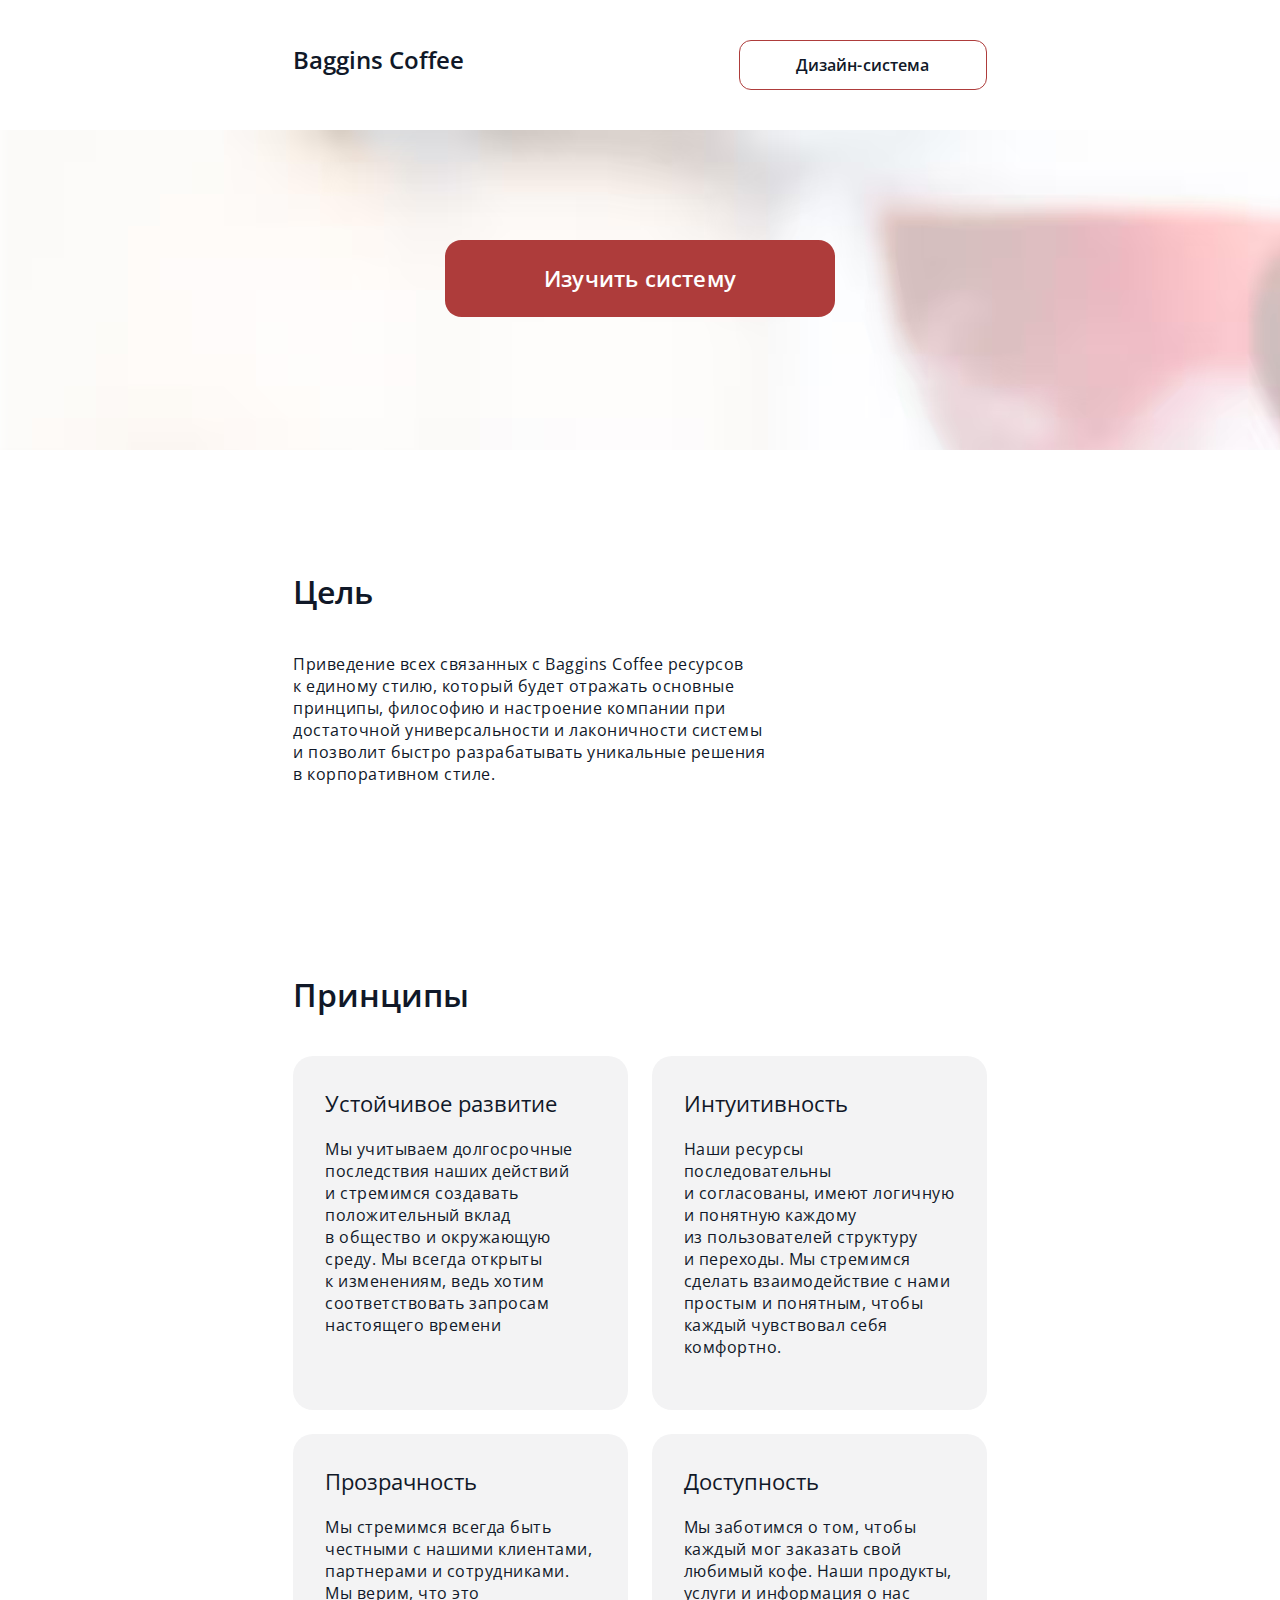
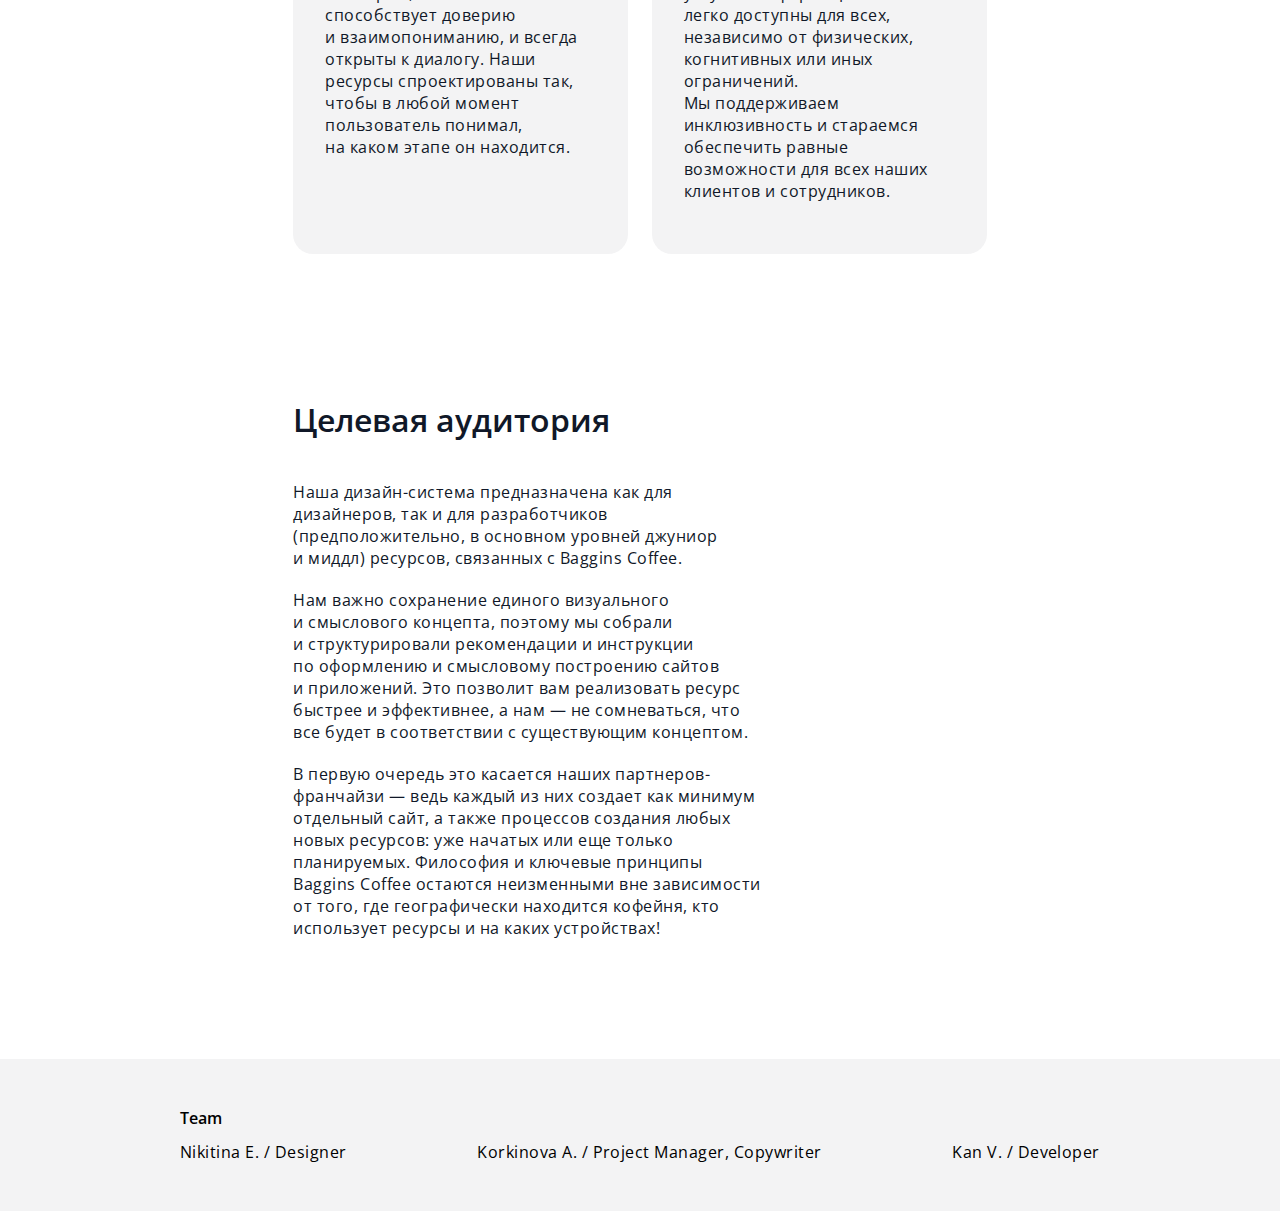
<file: index.html>
<!DOCTYPE html>
<html lang="ru">

<head>
    <meta charset="UTF-8">
    <meta name="author" content="Nikitina-Korkunova-Kan">
    <title>Дизайн-система Baggins coffee</title>
    <link rel="stylesheet" href="./styles.css">
</head>

<body>
    <main class="index">
        <header>
            <h3 style="margin-bottom: 0; padding: 0.5em 0;"> Baggins Coffee</h3>
            <a href="./html/colors.html" style="margin-bottom: 0; padding: 0.5em 0;">
                <button type = "button" class = "button_M button_outline">Дизайн-система</button>
            </a>
        </header>

        <div class="banner">
            <a href="./html/colors.html" class="title1">
                <button type = "button" class = "button_L button_fill">Изучить&nbsp;систему</button>
            </a>
        </div>

        <div class="chapter">
            <section class="text_container">
                <h1>Цель</h1>
                <p class="body1">Приведение всех связанных с&nbsp;Baggins Coffee ресурсов к&nbsp;единому стилю, который будет отражать основные принципы, философию и&nbsp;настроение компании при достаточной универсальности и&nbsp;лаконичности системы и&nbsp;позволит быстро разрабатывать уникальные решения в&nbsp;корпоративном стиле.</p>
            </section>
        </div>

        <div class="chapter">
            <section class="text_container" style="margin-bottom: 0;">
                <h1>Принципы</h1>
            </section>
            <div class="auto_wrapper_row">
                <div class="text_card">
                    <p class="title1">Устойчивое развитие</p>
                    <p class="body1">Мы&nbsp;учитываем долгосрочные последствия наших действий и&nbsp;стремимся создавать положительный вклад в&nbsp;общество и&nbsp;окружающую среду. Мы&nbsp;всегда открыты к&nbsp;изменениям, ведь хотим соответствовать запросам настоящего времени</p>
                </div>
                <div class="text_card">
                    <p class="title1">Интуитивность</p>
                    <p class="body1">Наши ресурсы последовательны и&nbsp;согласованы, имеют логичную и&nbsp;понятную каждому из&nbsp;пользователей структуру и&nbsp;переходы. Мы&nbsp;стремимся сделать взаимодействие с&nbsp;нами простым и&nbsp;понятным, чтобы каждый чувствовал себя комфортно.</p>
                </div>
            </div>
            <div class="auto_wrapper_row" style="margin-bottom: 0;">
                <div class="text_card">
                    <p class="title1">Прозрачность</p>
                    <p class="body1">Мы&nbsp;стремимся всегда быть честными с&nbsp;нашими клиентами, партнерами и&nbsp;сотрудниками. Мы&nbsp;верим, что это способствует доверию и&nbsp;взаимопониманию, и&nbsp;всегда открыты к&nbsp;диалогу. Наши ресурсы спроектированы так, чтобы в&nbsp;любой момент пользователь понимал, на&nbsp;каком этапе он&nbsp;находится.</p>
                </div>
                <div class="text_card">
                    <p class="title1">Доступность</p>
                    <p class="body1">Мы&nbsp;заботимся о&nbsp;том, чтобы каждый мог заказать свой любимый кофе. Наши продукты, услуги и&nbsp;информация о&nbsp;нас легко доступны для всех, независимо от&nbsp;физических, когнитивных или иных ограничений. Мы&nbsp;поддерживаем инклюзивность и&nbsp;стараемся обеспечить равные возможности для всех наших клиентов и&nbsp;сотрудников.</p>
                </div>
            </div>
        </div>

        <div class="chapter">
            <section class="text_container" style="margin-bottom: 0;">
                <h1>Целевая аудитория</h1>
                <p class="body1">Наша дизайн-система предназначена как для дизайнеров, так и&nbsp;для разработчиков (предположительно, в&nbsp;основном уровней джуниор и&nbsp;миддл) ресурсов, связанных с&nbsp;Baggins Coffee.</p>
                <p class="body1">Нам важно сохранение единого визуального и&nbsp;смыслового концепта, поэтому мы&nbsp;собрали и&nbsp;структурировали рекомендации и&nbsp;инструкции по&nbsp;оформлению и&nbsp;смысловому построению сайтов и&nbsp;приложений. Это позволит вам реализовать ресурс быстрее и&nbsp;эффективнее, а&nbsp;нам&nbsp;&mdash; не&nbsp;сомневаться, что все будет в&nbsp;соответствии с&nbsp;существующим концептом.</p>
                <p class="body1" style="margin-bottom: 0;">В&nbsp;первую очередь это касается наших партнеров-франчайзи&nbsp;&mdash; ведь каждый из&nbsp;них создает как минимум отдельный сайт, а&nbsp;также процессов создания любых новых ресурсов: уже начатых или еще только планируемых. Философия и&nbsp;ключевые принципы Baggins Coffee остаются неизменными вне зависимости от&nbsp;того, где географически находится кофейня, кто использует ресурсы и&nbsp;на&nbsp;каких устройствах!</p>
            </section>
        </div>
    </main>
    <footer>
        <div>
            <p class="title2" style="margin-bottom: 0.75em;">Team</p>
            <div class="footer_sign">
                <p class="body1" style="margin-bottom: 0;">Nikitina E. / Designer</p>
                <p class="body1" style="margin-bottom: 0;">Korkinova A. / Project Manager, Copywriter</p>
                <p class="body1" style="margin-bottom: 0;">Kan V. / Developer</p>
            </div>
        </div>

    </footer>
</body>
</html>
</file>
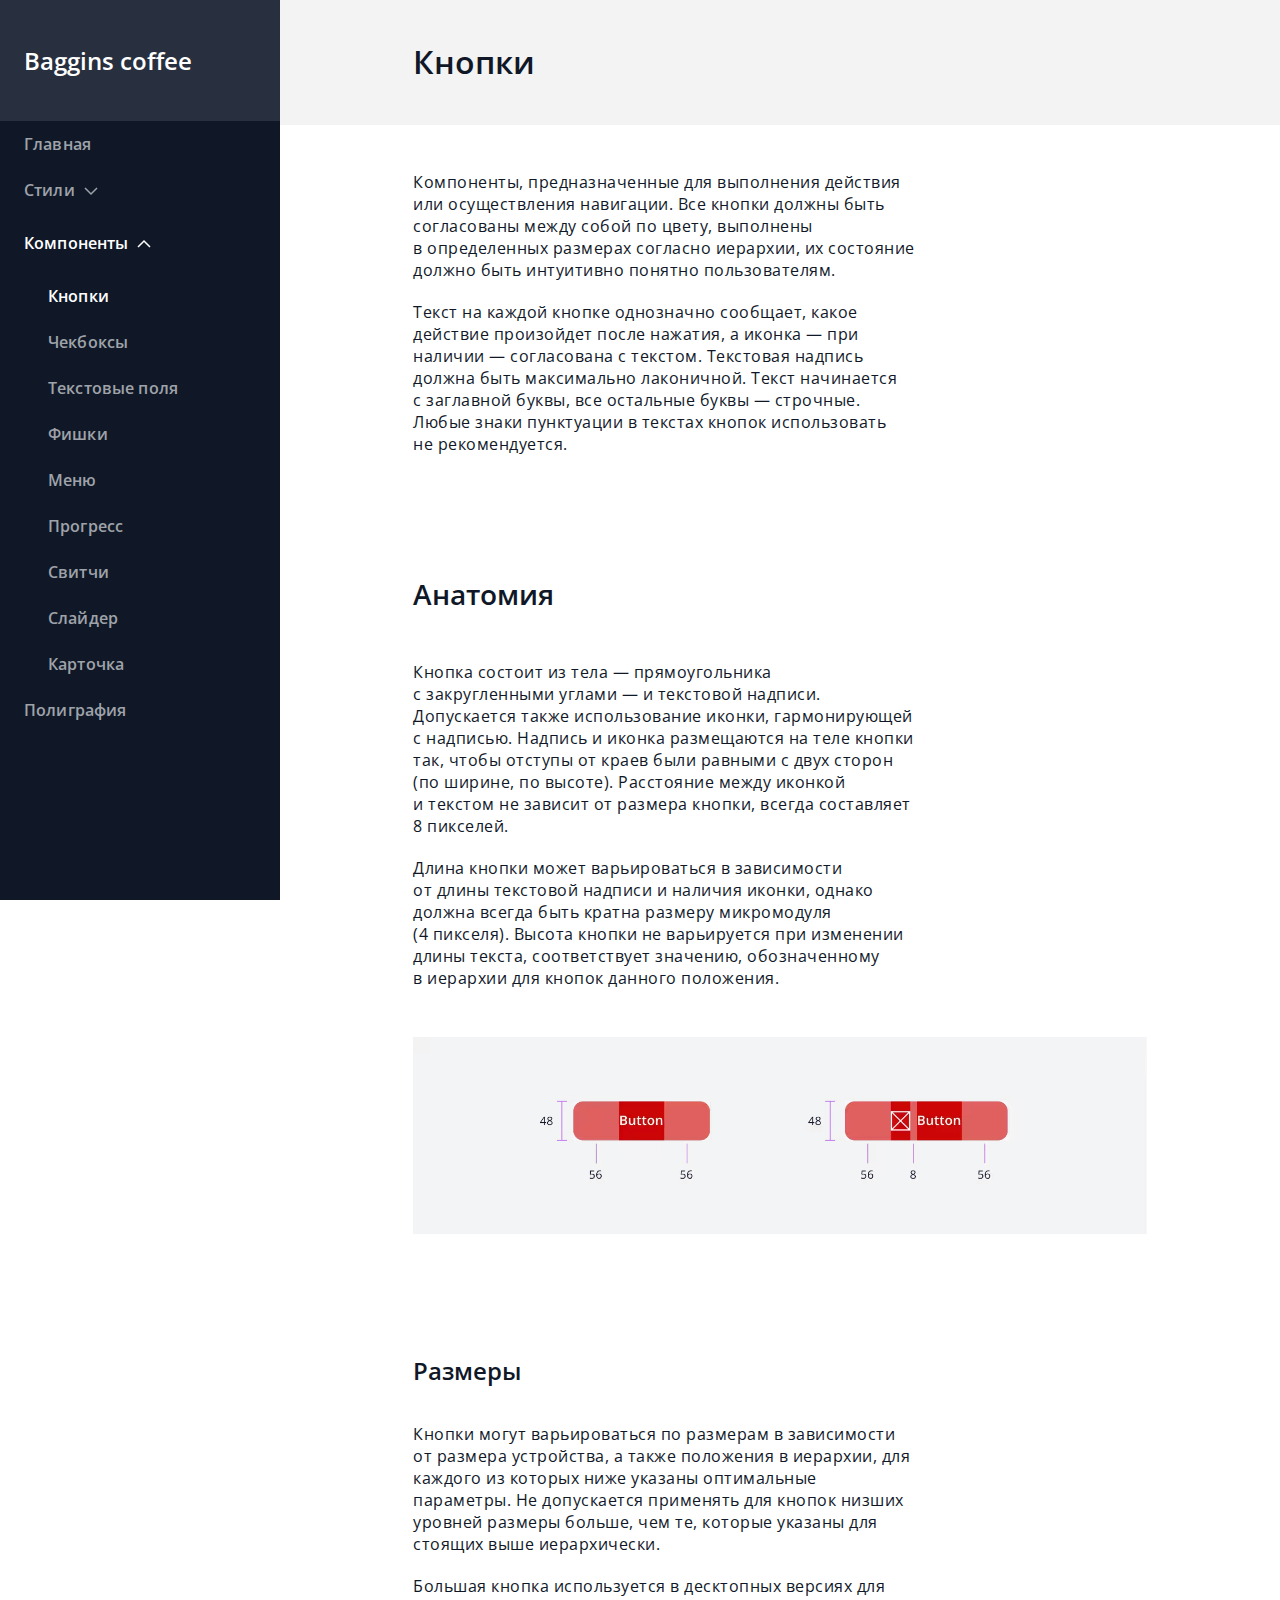
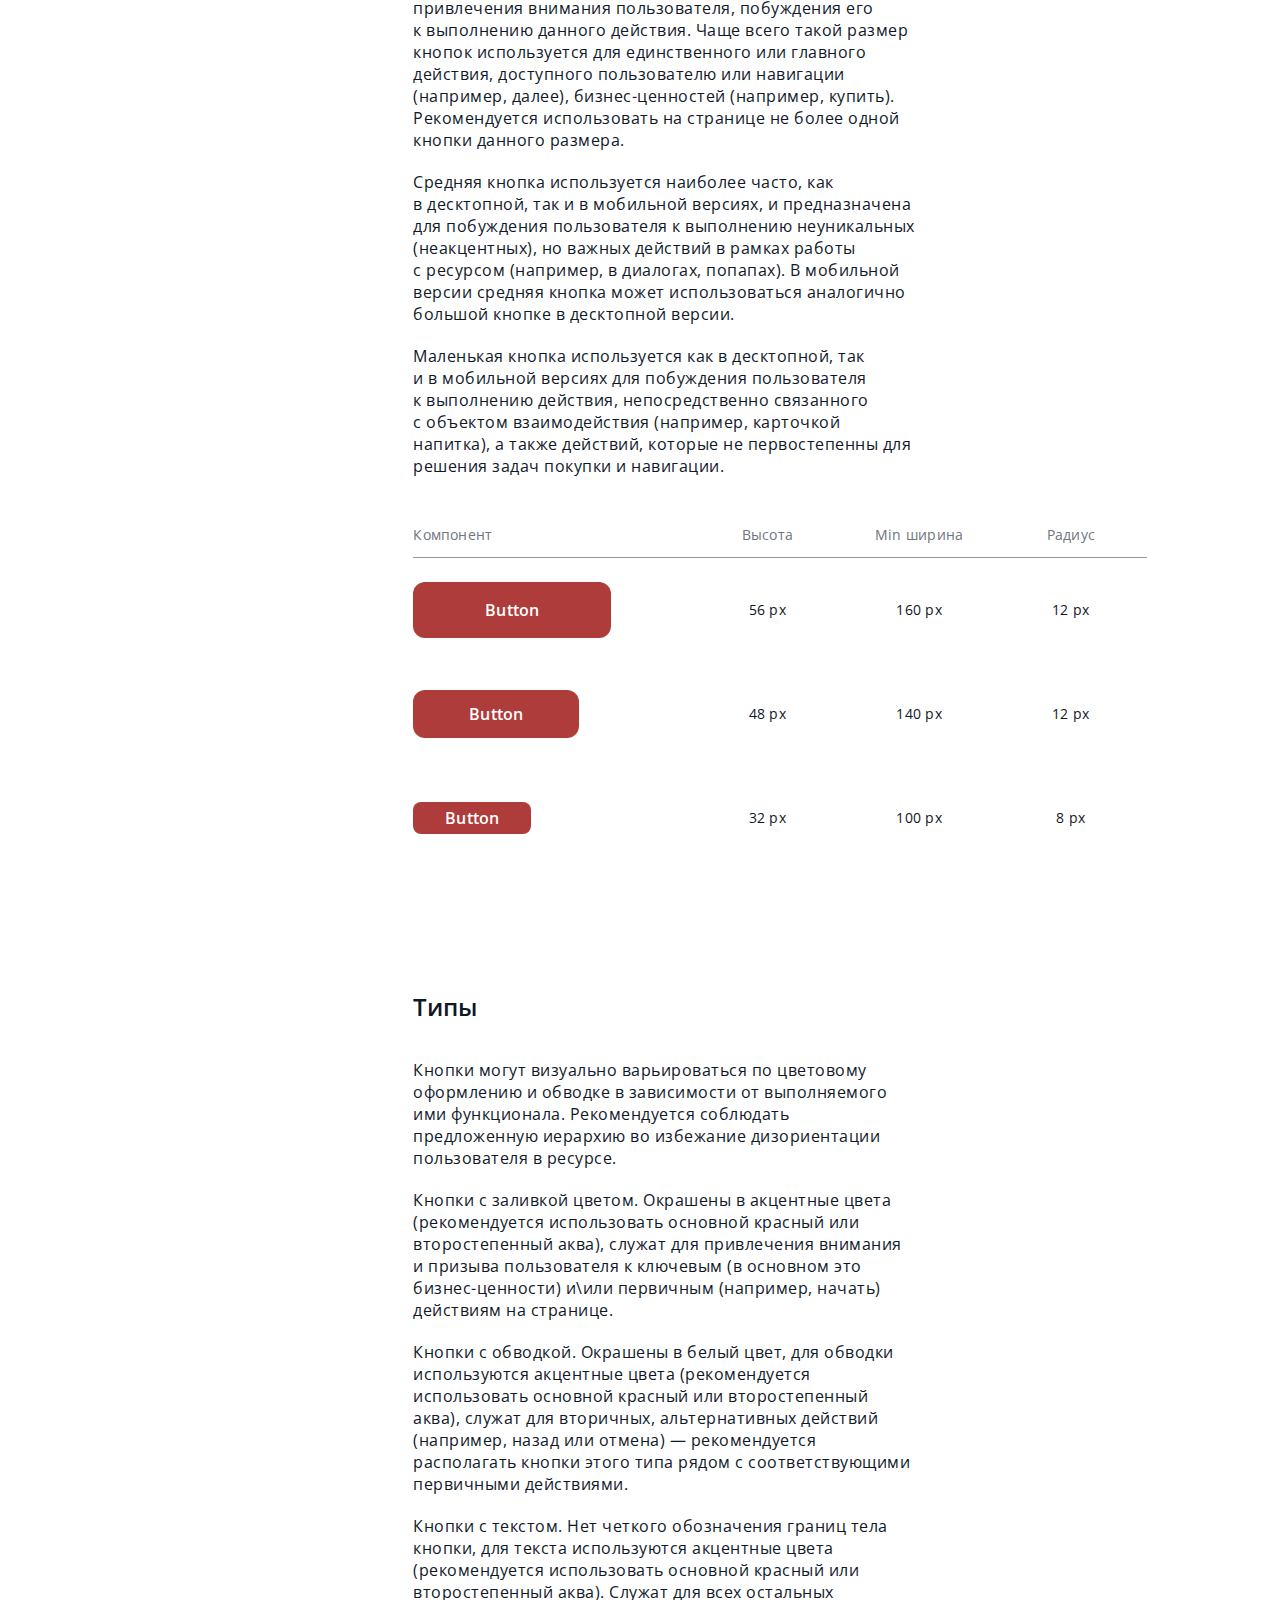
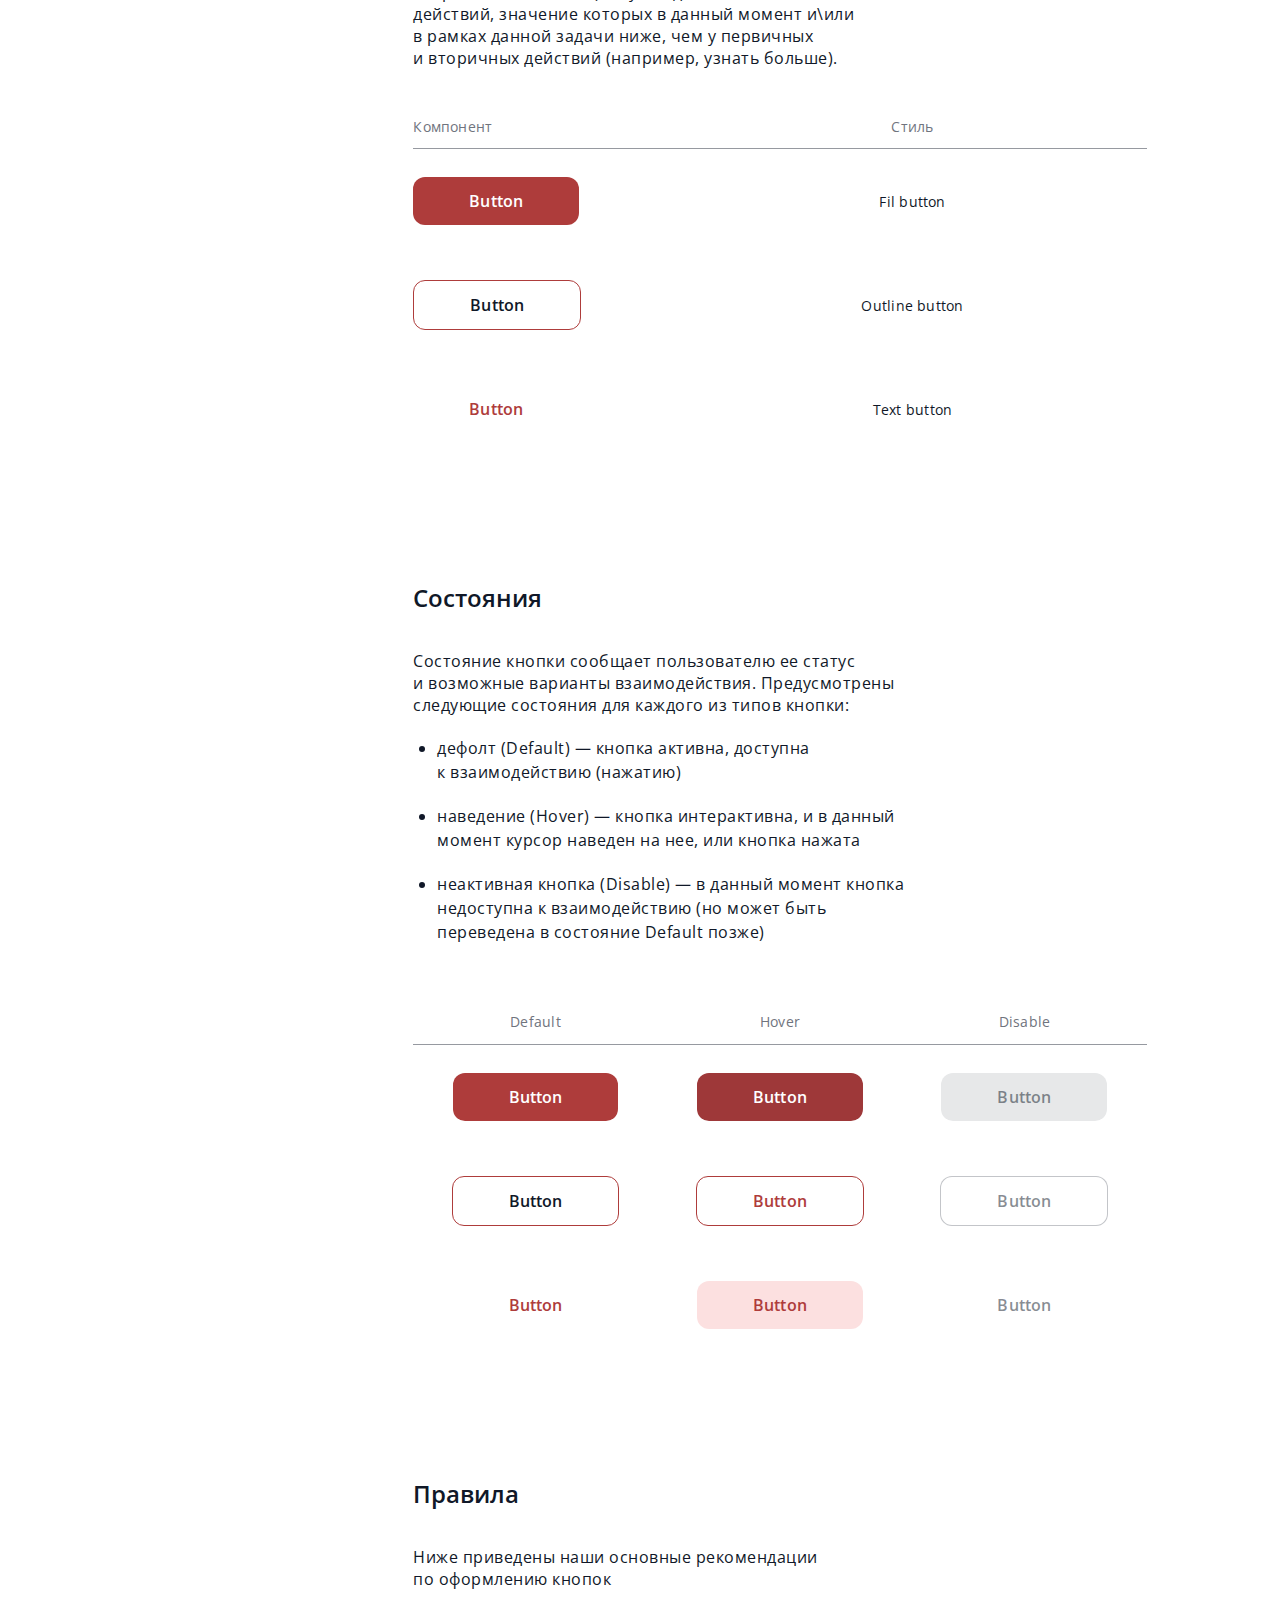
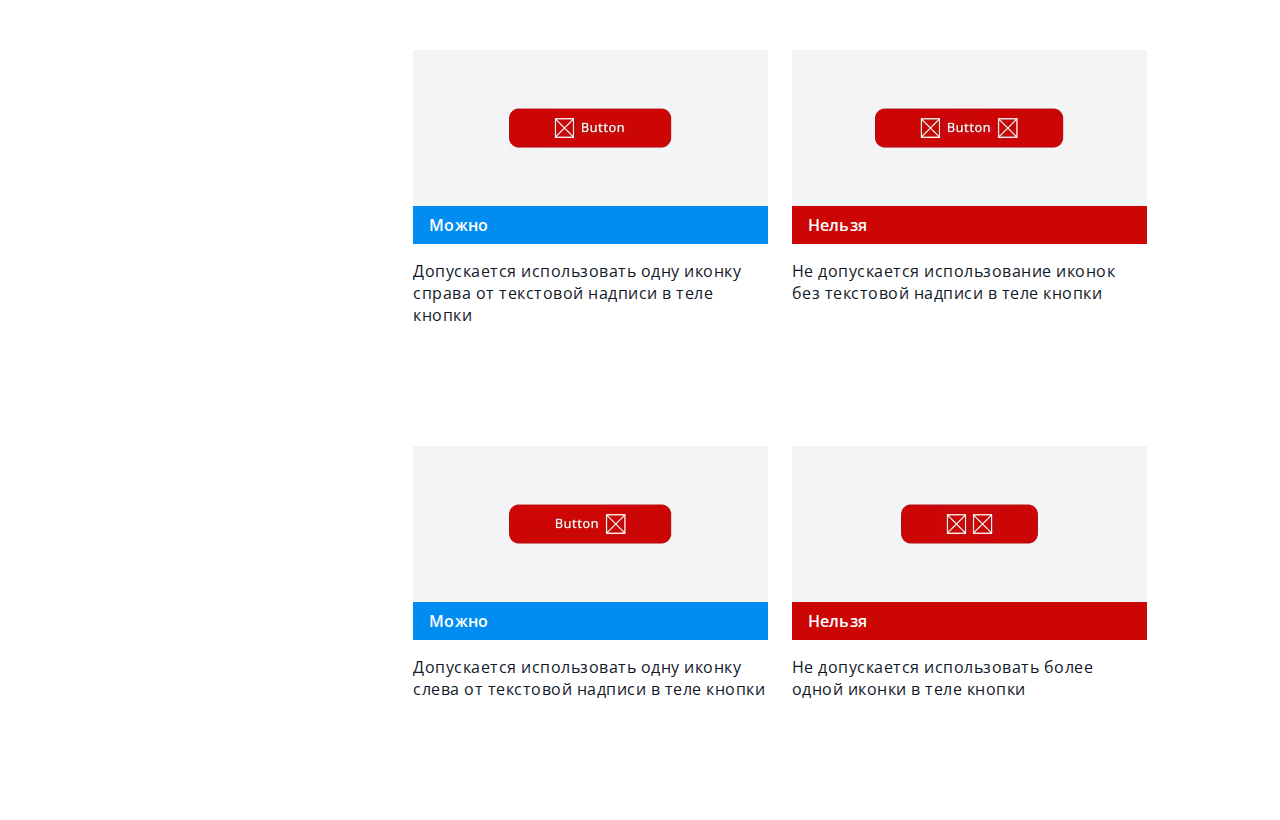
<file: html/buttons.html>
<!DOCTYPE html>
<html lang="ru">

<head>
    <meta charset="UTF-8">
    <meta name="author" content="Nikitina-Korkunova-Kan">
    <title>Кнопки в дизайн-системе Baggins-coffee</title>
    <link rel="stylesheet" href="../styles.css">
</head>

<body>
    <nav class="menu">
        <ul>
            <li class="menu_logo" style="color: var(--white);">
                <a href="../index.html">
                    <h3 style="margin-bottom: 0;">Baggins coffee</h3>
                </a>
            </li>
            <a href="../index.html">
                <li class="menu_item title2">Главная</li>
            </a>

            <!--раскрывающийся пукт меню-->
            <details class="title2">
                <summary>
                    <li class="menu_item title2">
                        Стили
                    </li>
                </summary>
                <a href="colors.html">
                    <li class="submenu_item">Цвета</li>
                </a>
                <a href="font.html">
                    <li class="submenu_item">Типографика</li>
                </a>
                <a href="grids.html">
                    <li class="submenu_item">Сетка</li>
                </a>
            </details>

            <details class="title2" open>
                <summary>
                    <li class="menu_item title2">
                        Компоненты
                    </li>
                </summary>
                <a href="#">
                    <li class="submenu_item active">Кнопки</li>
                </a>
                <a href="checkboxes.html">
                    <li class="submenu_item">Чекбоксы</li>
                </a>
                <a href="inputs.html">
                    <li class="submenu_item">Текстовые поля</li>
                </a>
                <a href="chips.html">
                    <li class="submenu_item">Фишки</li>
                </a>
                <a href="menus.html">
                    <li class="submenu_item">Меню</li>
                </a>
                <a href="progress.html">
                    <li class="submenu_item">Прогресс</li>
                </a>
                <a href="switches.html">
                    <li class="submenu_item">Свитчи</li>
                </a>
                <a href="sliders.html">
                    <li class="submenu_item">Слайдер</li>
                </a>
                <a href="cards.html">
                    <li class="submenu_item">Карточка</li>
                </a>
            </details>
            <a href="poly.html">
                <li class="menu_item title2">Полиграфия</li>
            </a>
        </ul>
    </nav>

	<main>
		<section class="header">
			<h1>Кнопки</h1>
		</section>

        <div class="chapter">
            <section class="text_container" style="margin-bottom: 0;">
                <p class="body1">Компоненты, предназначенные для выполнения действия или осуществления навигации. Все кнопки должны быть согласованы между собой по&nbsp;цвету, выполнены в&nbsp;определенных размерах согласно иерархии, их&nbsp;состояние должно быть интуитивно понятно пользователям.</p>
                <p class="body1" style="margin-bottom: 0;">Текст на&nbsp;каждой кнопке однозначно сообщает, какое действие произойдет после нажатия, а&nbsp;иконка&nbsp;&mdash; при наличии&nbsp;&mdash; согласована с&nbsp;текстом. Текстовая надпись должна быть максимально лаконичной. Текст начинается с&nbsp;заглавной буквы, все остальные буквы&nbsp;&mdash; строчные. Любые знаки пунктуации в&nbsp;текстах кнопок использовать не&nbsp;рекомендуется.</p>
            </section>
        </div>
        
        
		<div class="chapter">
            <section class ="text_container">
		    	<h2>Анатомия</h2>
			    <p class="body1">Кнопка состоит из&nbsp;тела&nbsp;&mdash; прямоугольника с&nbsp;закругленными углами&nbsp;&mdash; и&nbsp;текстовой надписи. Допускается также использование иконки, гармонирующей с&nbsp;надписью. Надпись и&nbsp;иконка размещаются на&nbsp;теле кнопки так, чтобы отступы от&nbsp;краев были равными с&nbsp;двух сторон (по&nbsp;ширине, по&nbsp;высоте). Расстояние между иконкой и&nbsp;текстом не&nbsp;зависит от&nbsp;размера кнопки, всегда составляет 8&nbsp;пикселей.</p>
			    <p class="body1" style="margin-bottom: 0">Длина кнопки может варьироваться в&nbsp;зависимости от&nbsp;длины текстовой надписи и&nbsp;наличия иконки, однако должна всегда быть кратна размеру микромодуля (4&nbsp;пикселя). Высота кнопки не&nbsp;варьируется при изменении длины текста, соответствует значению, обозначенному в&nbsp;иерархии для кнопок данного положения.</p>
	    	</section>
            <div class="auto_wrapper_row"><img src="../content/Buttons.avif" alt="Анатомия кнопки. Высота - 48px, ширина зависит от размера текста внутри кнопки+боковые отступы (padding) по 56px каждый. Расстояние между иконкой и текстом - 8px.">
            </div> 
        </div>
        
		
		<div class="chapter">
            <section class ="text_container">
		    	<h3>Размеры</h3> 	
		    	<p class="body1">Кнопки могут варьироваться по&nbsp;размерам в&nbsp;зависимости от&nbsp;размера устройства, а&nbsp;также положения в&nbsp;иерархии, для каждого из&nbsp;которых ниже указаны оптимальные параметры. Не&nbsp;допускается применять для кнопок низших уровней размеры больше, чем&nbsp;те, которые указаны для стоящих выше иерархически.</p>
                <p class="body1">Большая кнопка используется в&nbsp;десктопных версиях для привлечения внимания пользователя, побуждения его к&nbsp;выполнению данного действия. Чаще всего такой размер кнопок используется для единственного или главного действия, доступного пользователю или навигации (например, далее), бизнес-ценностей (например, купить). Рекомендуется использовать на&nbsp;странице не&nbsp;более одной кнопки данного размера.</p>
                <p class="body1">Средняя кнопка используется наиболее часто, как в&nbsp;десктопной, так и&nbsp;в&nbsp;мобильной версиях, и&nbsp;предназначена для побуждения пользователя к&nbsp;выполнению неуникальных (неакцентных), но&nbsp;важных действий в&nbsp;рамках работы с&nbsp;ресурсом (например, в&nbsp;диалогах, попапах). В&nbsp;мобильной версии средняя кнопка может использоваться аналогично большой кнопке в&nbsp;десктопной версии.</p>
                <p class="body1" style="margin-bottom: 0">Маленькая кнопка используется как в&nbsp;десктопной, так и&nbsp;в&nbsp;мобильной версиях для побуждения пользователя к&nbsp;выполнению действия, непосредственно связанного с&nbsp;объектом взаимодействия (например, карточкой напитка), а&nbsp;также действий, которые не&nbsp;первостепенны для решения задач покупки и&nbsp;навигации.</p>
		    </section>
            <div class="auto_wrapper_row">
                <table class = "table_component table_button">
                <thead>
                    <tr>
                        <th class="body2">Компонент</th>
                        <th class="body2">Высота</th>
                        <th class="body2">Min ширина</th>
                        <th class="body2">Радиус</th>
                    </tr>
                </thead>
                <tbody>
                    <tr>
                        <td><button type = "button" class = "button_L button_fill">Button</button></td>
                        <td class="body2">56 px</td>
                        <td class="body2">160 px</td>
                        <td class="body2">12 px</td>
                    </tr>
                    <tr>
                        <td><button type = "button" class = "button_M button_fill">Button</button></td>
                        <td class="body2">48 px</td>
                        <td class="body2">140 px</td>
                        <td class="body2">12 px</td>
                    </tr>
                    <tr>
                        <td><button type = "button" class = "button_S button_fill">Button</button></td>
                        <td class="body2">32 px</td>
                        <td class="body2">100 px</td>
                        <td class="body2">8 px</td>
                    </tr>
                </tbody>
            </table>
            </div>
        </div>

		<div class="chapter">
                <section class="text_container">
			    <h3>Типы</h3>
                <p class="body1">Кнопки могут визуально варьироваться по&nbsp;цветовому оформлению и&nbsp;обводке в&nbsp;зависимости от&nbsp;выполняемого ими функционала. Рекомендуется соблюдать предложенную иерархию во&nbsp;избежание дизориентации пользователя в&nbsp;ресурсе.</p>
                <p class="body1">Кнопки с&nbsp;заливкой цветом. Окрашены в&nbsp;акцентные цвета (рекомендуется использовать основной красный или второстепенный аква), служат для привлечения внимания и&nbsp;призыва пользователя к&nbsp;ключевым (в&nbsp;основном это бизнес-ценности) и\или первичным (например, начать) действиям на&nbsp;странице.</p>
                <p class="body1">Кнопки с&nbsp;обводкой. Окрашены в&nbsp;белый цвет, для обводки используются акцентные цвета (рекомендуется использовать основной красный или второстепенный аква), служат для вторичных, альтернативных действий (например, назад или отмена)&nbsp;&mdash; рекомендуется располагать кнопки этого типа рядом с&nbsp;соответствующими первичными действиями.</p>
			    <p class="body1" style="margin-bottom: 0">Кнопки с&nbsp;текстом. Нет четкого обозначения границ тела кнопки, для текста используются акцентные цвета (рекомендуется использовать основной красный или второстепенный аква). Служат для всех остальных действий, значение которых в&nbsp;данный момент и\или в&nbsp;рамках данной задачи ниже, чем у&nbsp;первичных и&nbsp;вторичных действий (например, узнать больше).</p>
    		</section>
            <div class="auto_wrapper_row">
                <table class = "table_component table_button">
                <thead>
                    <tr>
                        <th class="body2">Компонент</th>
                        <th class="body2" style = "width: 38em;">Стиль</th>
                    </tr>
                </thead>
                <tbody>
                    <tr>
                        <td><button type = "button" class = "button_M button_fill">Button</button></td>
                        <td class="body2">Fil button</td>
                    </tr>
                    <tr>
                        <td><button type = "button" class = "button_M button_outline">Button</button></td>
                        <td class="body2">Outline button</td>
                    </tr>
                    <tr>
                        <td><button type = "button" class = "button_M button_text">Button</button></td>
                        <td class="body2">Text button</td>
                    </tr>
                </tbody>
            </table></div>
        </div>

        <div class="chapter">
            <section class="text_container">
                <h3>Состояния</h3>
                <p class="body1">Состояние кнопки сообщает пользователю ее&nbsp;статус и&nbsp;возможные варианты взаимодействия. Предусмотрены следующие состояния для каждого из&nbsp;типов кнопки:</p>
                 <ul>
                    <li class="body1">дефолт (Default)&nbsp;&mdash; кнопка активна, доступна к&nbsp;взаимодействию (нажатию) </li>
                    <li class="body1">наведение (Hover)&nbsp;&mdash; кнопка интерактивна, и&nbsp;в&nbsp;данный момент курсор наведен на&nbsp;нее, или кнопка нажата</li>
                    <li class="body1">неактивная кнопка (Disable)&nbsp;&mdash; в&nbsp;данный момент кнопка недоступна к&nbsp;взаимодействию (но&nbsp;может быть переведена в&nbsp;состояние Default позже)</li>
                </ul>
            </section>
            <div class="auto_wrapper_row">
                <table class="table_button">
                <thead>
                    <tr>
                        <th class="body2">Default</th>
                        <th class="body2">Hover</th>
                        <th class="body2">Disable</th>
                    </tr>
                </thead>
                <tbody>
                    <tr>
                        <td><button  type="button" class="button_M button_fill">Button</button></td>
                        <td><button  type="button" class="button_M button_fill_hover">Button</button></td>
                        <td><button  type="button" class="button_M button_fill" disabled>Button</button></td>
                    </tr>
                    <tr>
                        <td><button  type="button" class="button_M button_outline">Button</button></td>
                        <td><button  type="button" class="button_M button_outline_hover">Button</button></td>
                        <td><button  type="button" class="button_M button_outline" disabled>Button</button></td>
                    </tr>
                    <tr>
                        <td><button  type="button" class="button_M button_text">Button</button></td>
                        <td><button  type="button" class="button_M button_text_hover">Button</button></td>
                        <td><button  type="button" class="button_M button_text" disabled>Button</button></td>
                    </tr>
                </tbody>
            </table>
            </div>
        </div>
        
        <div class="chapter">
            <section class="text_container">
                <h3>Правила</h3>
                <p class="body1" style="margin-bottom: 0;">Ниже приведены наши основные рекомендации по&nbsp;оформлению кнопок</p>
            </section>
            <div class="auto_wrapper_row">
                <figure class="card">
                    <img src="../content/Button_left_icon.avif" alt="Кнопка с одной иконкой слева и текстом">
                    <figcaption class="title2 good">Можно</figcaption>
                    <p class="body1" style="margin-bottom: 0">Допускается использовать одну иконку справа от&nbsp;текстовой надписи в&nbsp;теле кнопки</p>
                </figure>
                <figure class="card">
                    <img src="../content/Button_two_icons.avif" alt="Кнопка с двумя иконками и текстом">
                    <figcaption class="title2 bad">Нельзя</figcaption>
                    <p class="body1" style="margin-bottom: 0">Не&nbsp;допускается использование иконок без текстовой надписи в&nbsp;теле кнопки</p>
                </figure>
            </div>
            <div class="auto_wrapper_row">
                <figure class="card" style="margin-bottom: 0">
                    <img src="../content/Button_right_icon.avif" alt="Кнопка с одной иконкой справа и текстом">
                    <figcaption class="title2 good">Можно</figcaption>
                    <p class="body1" style="margin-bottom: 0">Допускается использовать одну иконку слева от&nbsp;текстовой надписи в&nbsp;теле кнопки</p>
                </figure>
                <figure class="card" style="margin-bottom: 0">
                    <img src="../content/Button_onlyicons.avif" alt="Кнопка с двумя иконками без текста ">
                    <figcaption class="title2 bad">Нельзя</figcaption>
                    <p class="body1" style="margin-bottom: 0">Не&nbsp;допускается использовать более одной иконки в&nbsp;теле кнопки</p>
                </figure>
            </div>
        </div>
	</main>
</body>

</html>
</file>
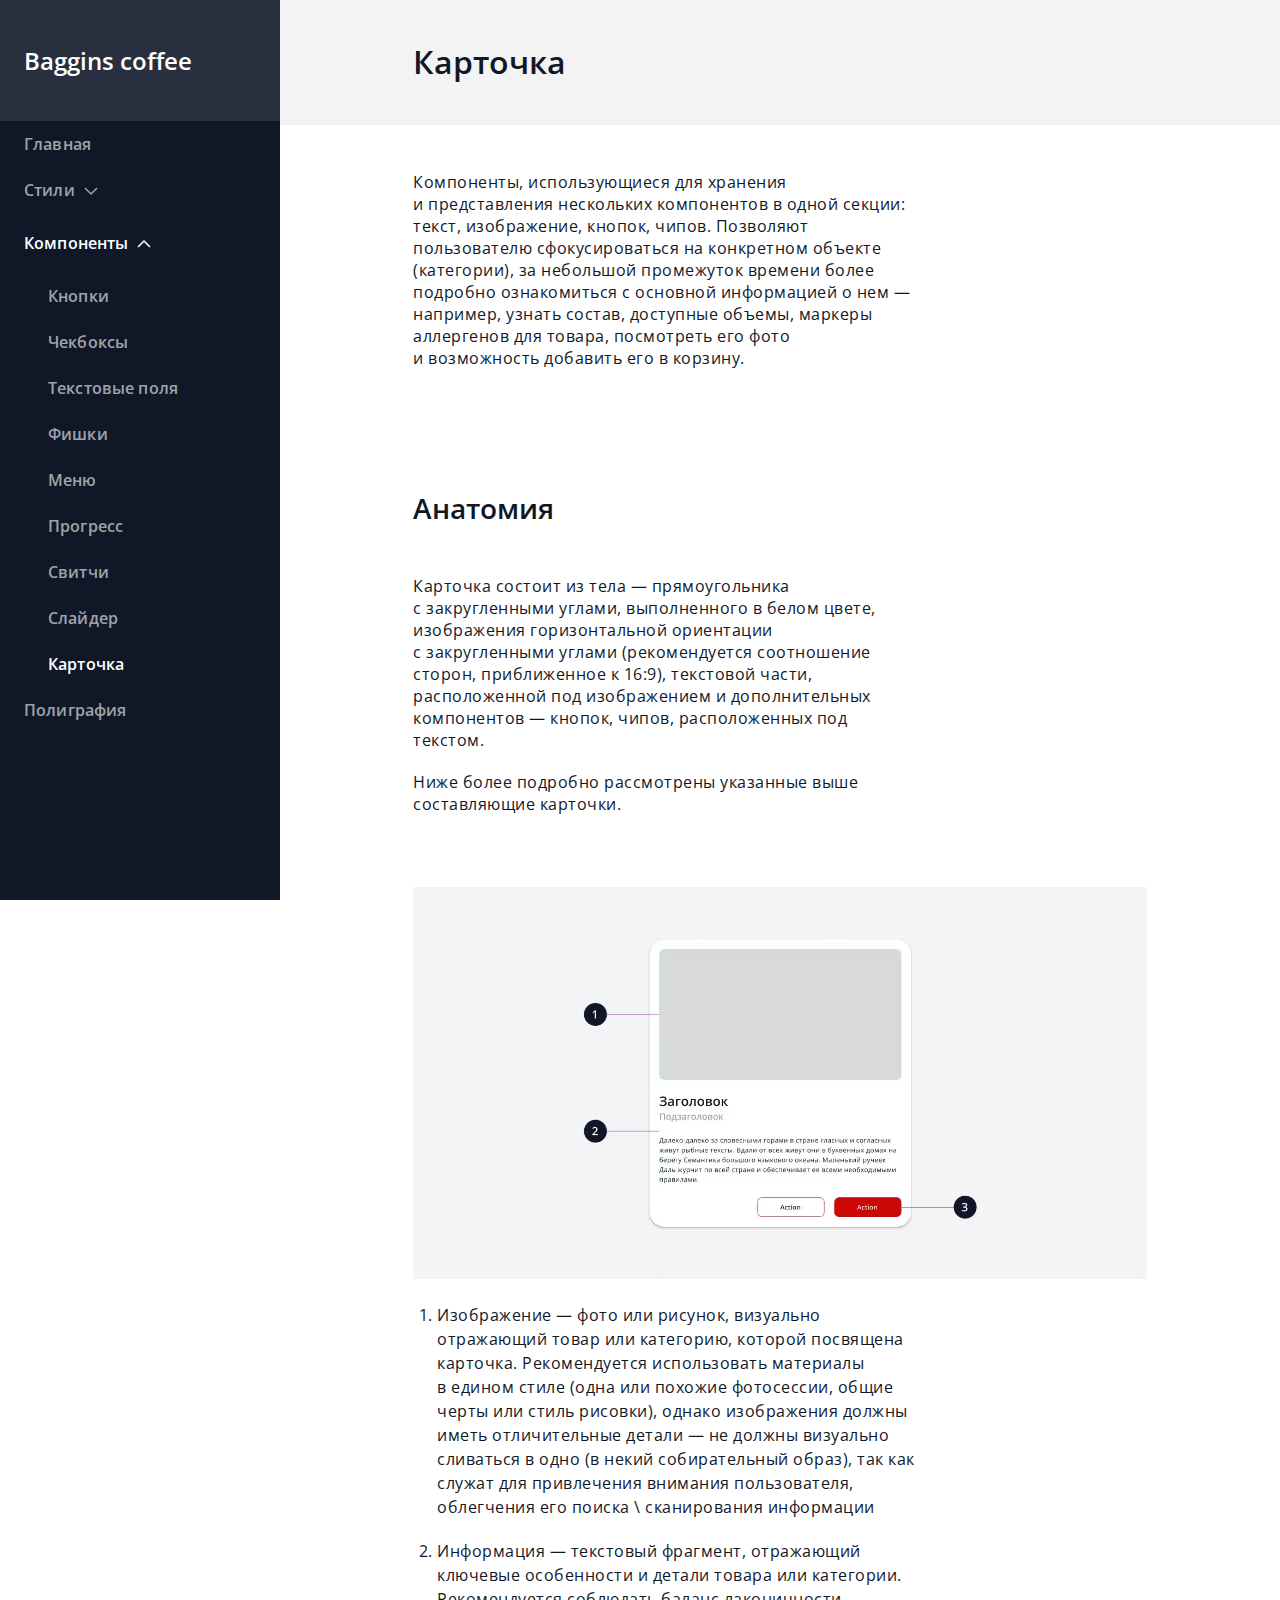
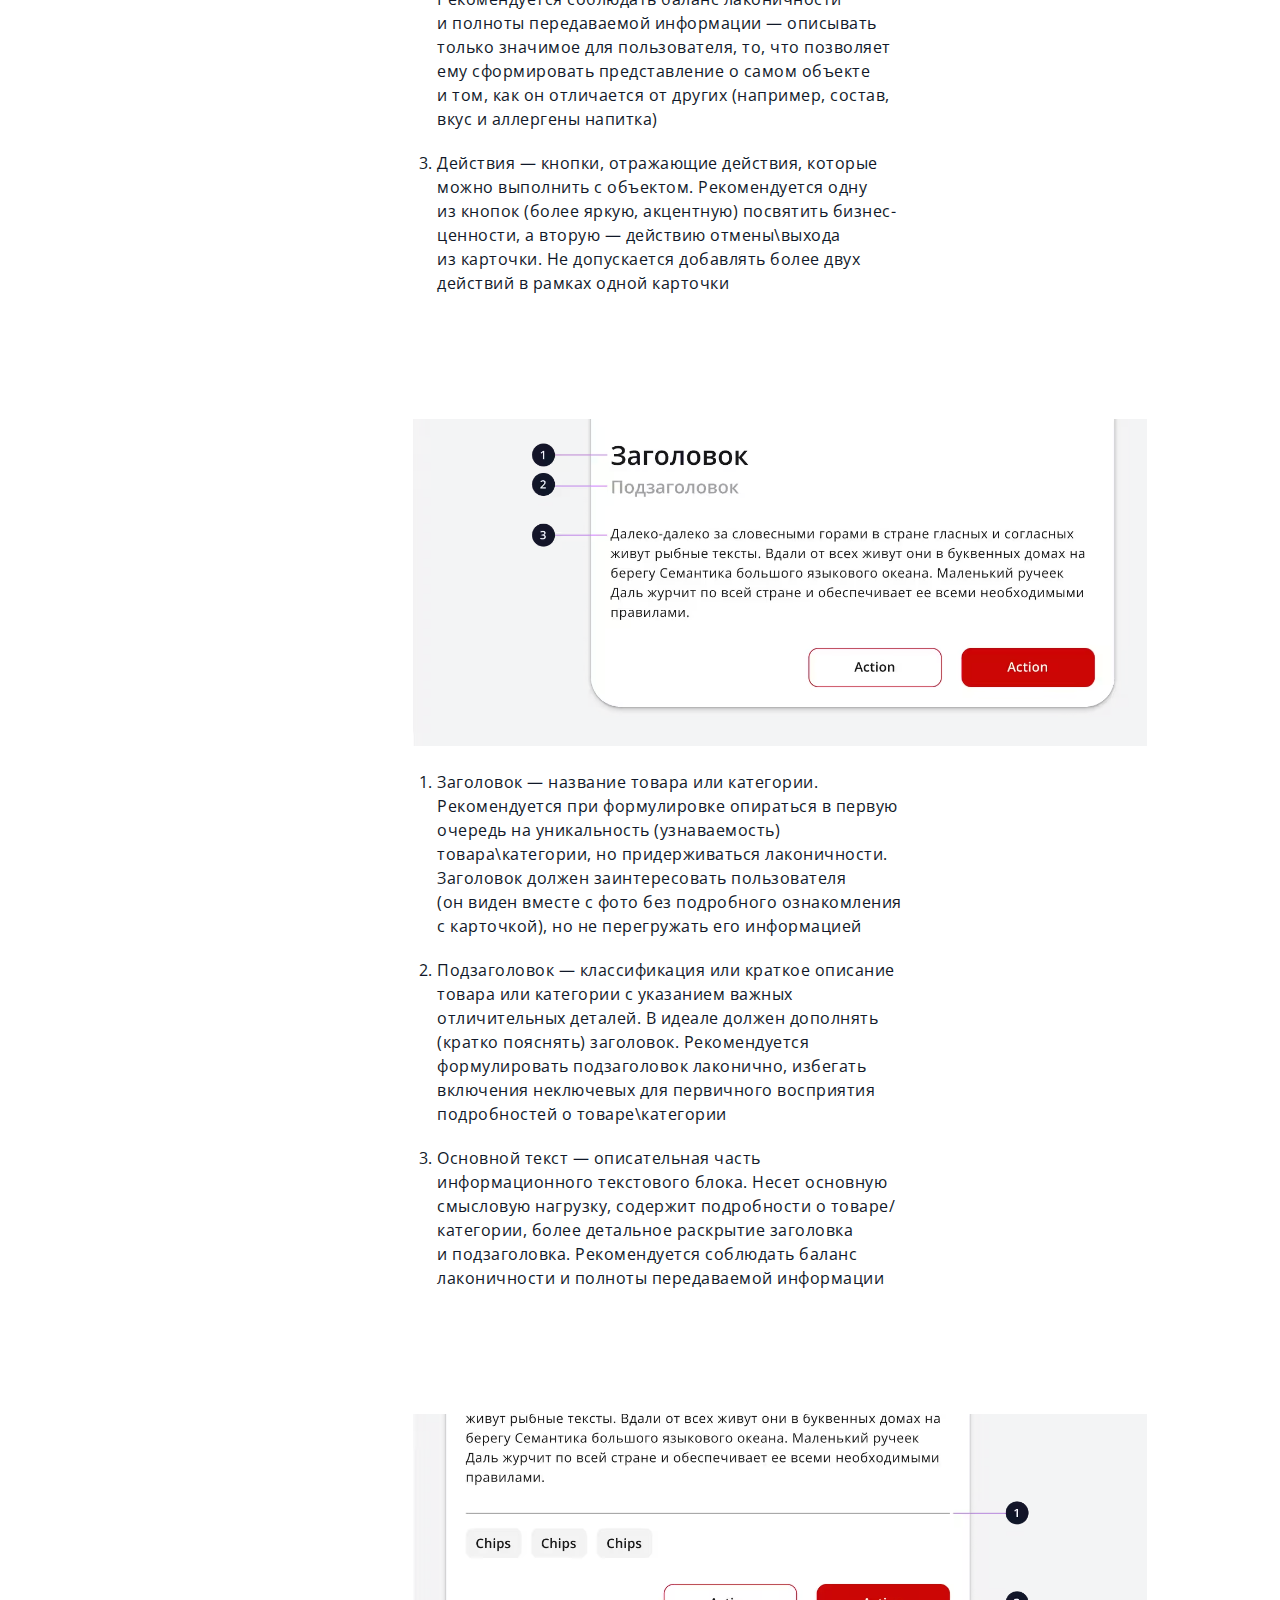
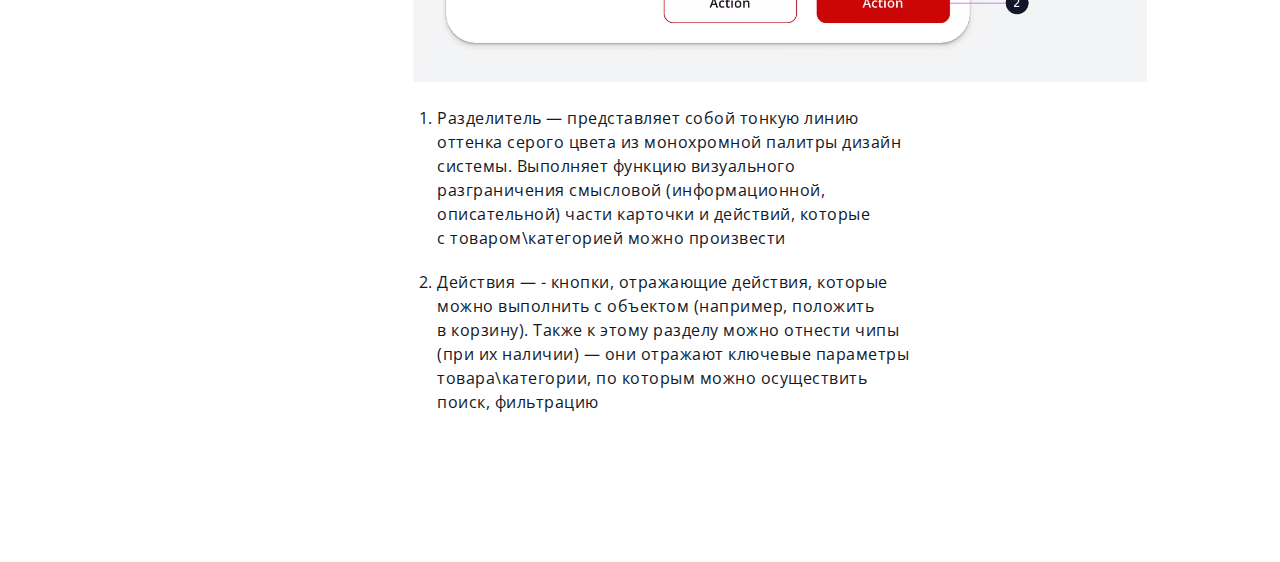
<file: html/cards.html>
<!DOCTYPE html>
<html lang="ru">

<head>
    <meta charset="UTF-8">
    <meta name="author" content="Nikitina-Korkunova-Kan">
    <title>Карточки в дизайн-системе Baggins-coffee</title>
    <link rel="stylesheet" href="../styles.css">
</head>

<body>
    <nav class="menu">
        <ul>
            <li class="menu_logo" style="color: var(--white);">
                <a href="../index.html">
                    <h3 style="margin-bottom: 0;">Baggins coffee</h3>
                </a>
            </li>
            <a href="../index.html">
                <li class="menu_item title2">Главная</li>
            </a>

            <!--раскрывающийся пукт меню-->
            <details class="title2">
                <summary>
                    <li class="menu_item title2">
                        Стили
                    </li>
                </summary>
                <a href="colors.html">
                    <li class="submenu_item">Цвета</li>
                </a>
                <a href="font.html">
                    <li class="submenu_item">Типографика</li>
                </a>
                <a href="grids.html">
                    <li class="submenu_item">Сетка</li>
                </a>
            </details>

            <details class="title2" open>
                <summary>
                    <li class="menu_item title2">
                        Компоненты
                    </li>
                </summary>
                <a href="buttons.html">
                    <li class="submenu_item">Кнопки</li>
                </a>
                <a href="checkboxes.html">
                    <li class="submenu_item">Чекбоксы</li>
                </a>
                <a href="inputs.html">
                    <li class="submenu_item">Текстовые поля</li>
                </a>
                <a href="chips.html">
                    <li class="submenu_item">Фишки</li>
                </a>
                <a href="menus.html">
                    <li class="submenu_item">Меню</li>
                </a>
                <a href="progress.html">
                    <li class="submenu_item">Прогресс</li>
                </a>
                <a href="switches.html">
                    <li class="submenu_item">Свитчи</li>
                </a>
                <a href="sliders.html">
                    <li class="submenu_item">Слайдер</li>
                </a>
                <a href="#">
                    <li class="submenu_item active">Карточка</li>
                </a>
            </details>
            <a href="poly.html">
                <li class="menu_item title2">Полиграфия</li>
            </a>
        </ul>
    </nav>

	<main>
		<section class="header">
			<h1>Карточка</h1>
		</section>

        <div class="chapter">
            <section class="text_container" style="margin-bottom: 0;">
                <p class="body1" style="margin-bottom: 0;">Компоненты, использующиеся для хранения и&nbsp;представления нескольких компонентов в&nbsp;одной секции: текст, изображение, кнопок, чипов. Позволяют пользователю сфокусироваться на&nbsp;конкретном объекте (категории), за&nbsp;небольшой промежуток времени более подробно ознакомиться с&nbsp;основной информацией о&nbsp;нем&nbsp;&mdash; например, узнать состав, доступные объемы, маркеры аллергенов для товара, посмотреть его фото и&nbsp;возможность добавить его в&nbsp;корзину.</p>
            </section>
        </div>

		<div class="chapter chapter_img">
            <section class ="text_container">
		    	<h2>Анатомия</h2>	
			    <p class="body1">Карточка состоит из&nbsp;тела&nbsp;&mdash; прямоугольника с&nbsp;закругленными углами, выполненного в&nbsp;белом цвете, изображения горизонтальной ориентации с&nbsp;закругленными углами (рекомендуется соотношение сторон, приближенное к&nbsp;16:9), текстовой части, расположенной под изображением и&nbsp;дополнительных компонентов&nbsp;&mdash; кнопок, чипов, расположенных под текстом.</p>
			    <p class="body1" style="margin-bottom: 0;">Ниже более подробно рассмотрены указанные выше составляющие карточки.</p>
			</section>
			<div class="auto_wrapper_row"><img src="../content/Cards.avif" alt="" style="margin-bottom: 1.5em;"></div>
            <section class="text_container" style="margin-bottom: 0;">
                <ol>
                    <li class="body1">Изображение&nbsp;&mdash; фото или рисунок, визуально отражающий товар или категорию, которой посвящена карточка. Рекомендуется использовать материалы в&nbsp;едином стиле (одна или похожие фотосессии, общие черты или стиль рисовки), однако изображения должны иметь отличительные детали&nbsp;&mdash; не&nbsp;должны визуально сливаться в&nbsp;одно (в&nbsp;некий собирательный образ), так как служат для привлечения внимания пользователя, облегчения его поиска \ сканирования информации</li>
                    <li class="body1">Информация&nbsp;&mdash; текстовый фрагмент, отражающий ключевые особенности и&nbsp;детали товара или категории. Рекомендуется соблюдать баланс лаконичности и&nbsp;полноты передаваемой информации&nbsp;&mdash; описывать только значимое для пользователя, то, что позволяет ему сформировать представление о&nbsp;самом объекте и&nbsp;том, как он&nbsp;отличается от&nbsp;других (например, состав, вкус и&nbsp;аллергены напитка)</li>
                    <li class="body1">Действия&nbsp;&mdash; кнопки, отражающие действия, которые можно выполнить с&nbsp;объектом. Рекомендуется одну из&nbsp;кнопок (более яркую, акцентную) посвятить бизнес-ценности, а&nbsp;вторую&nbsp;&mdash; действию отмены\выхода из&nbsp;карточки. Не&nbsp;допускается добавлять более двух действий в&nbsp;рамках одной карточки</li>
                </ol>
            </section>
		</div>

        <div class="chapter chapter_img">
			<div class="auto_wrapper_row"><img src="../content/Card_1.avif" alt="" style="margin-bottom: 1.5em;"></div>
            <section class="text_container" style="margin-bottom: 0;">
                <ol>
                    <li class="body1">Заголовок&nbsp;&mdash; название товара или категории. Рекомендуется при формулировке опираться в&nbsp;первую очередь на&nbsp;уникальность (узнаваемость) товара\категории, но&nbsp;придерживаться лаконичности. Заголовок должен заинтересовать пользователя (он&nbsp;виден вместе с&nbsp;фото без подробного ознакомления с&nbsp;карточкой), но&nbsp;не&nbsp;перегружать его информацией</li>
                    <li class="body1">Подзаголовок&nbsp;&mdash; классификация или краткое описание товара или категории с&nbsp;указанием важных отличительных деталей. В&nbsp;идеале должен дополнять (кратко пояснять) заголовок. Рекомендуется формулировать подзаголовок лаконично, избегать включения неключевых для первичного восприятия подробностей о&nbsp;товаре\категории</li>
                    <li class="body1">Основной текст&nbsp;&mdash; описательная часть информационного текстового блока. Несет основную смысловую нагрузку, содержит подробности о&nbsp;товаре/категории, более детальное раскрытие заголовка и&nbsp;подзаголовка. Рекомендуется соблюдать баланс лаконичности и&nbsp;полноты передаваемой информации</li>
                </ol>
            </section>
		</div>

        <div class="chapter chapter_img">
 			<div class="auto_wrapper_row"><img src="../content/Card_2.avif" alt="" style="margin-bottom: 1.5em;"></div>
            <section class="text_container">
                <ol>
                    <li class="body1">Разделитель&nbsp;&mdash; представляет собой тонкую линию оттенка серого цвета из&nbsp;монохромной палитры дизайн системы. Выполняет функцию визуального разграничения смысловой (информационной, описательной) части карточки и&nbsp;действий, которые с&nbsp;товаром\категорией можно произвести</li>
                    <li class="body1">Действия&nbsp;&mdash; - кнопки, отражающие действия, которые можно выполнить с&nbsp;объектом (например, положить в&nbsp;корзину). Также к&nbsp;этому разделу можно отнести чипы (при их&nbsp;наличии)&nbsp;&mdash; они отражают ключевые параметры товара\категории, по&nbsp;которым можно осуществить поиск, фильтрацию</li>
                </ol>
            </section>
		</div>

	</main>
</body>

</html>
</file>
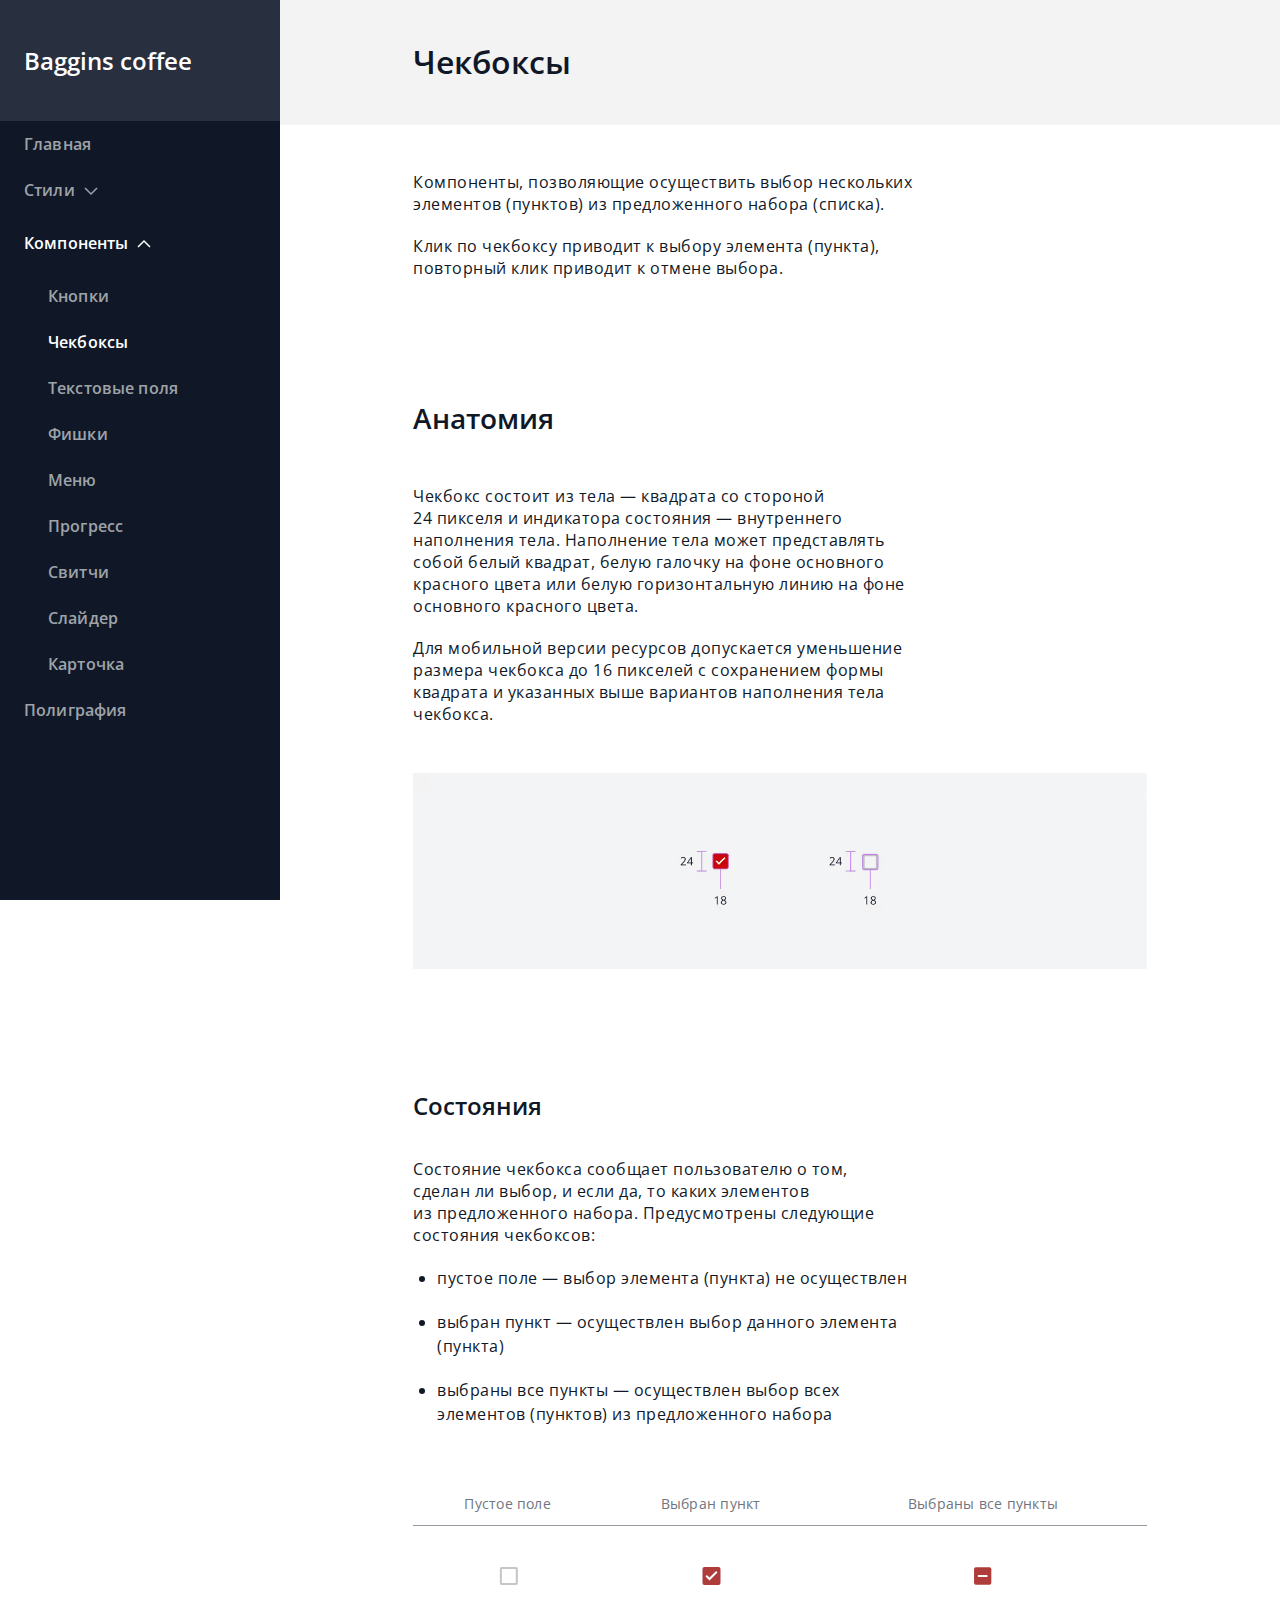
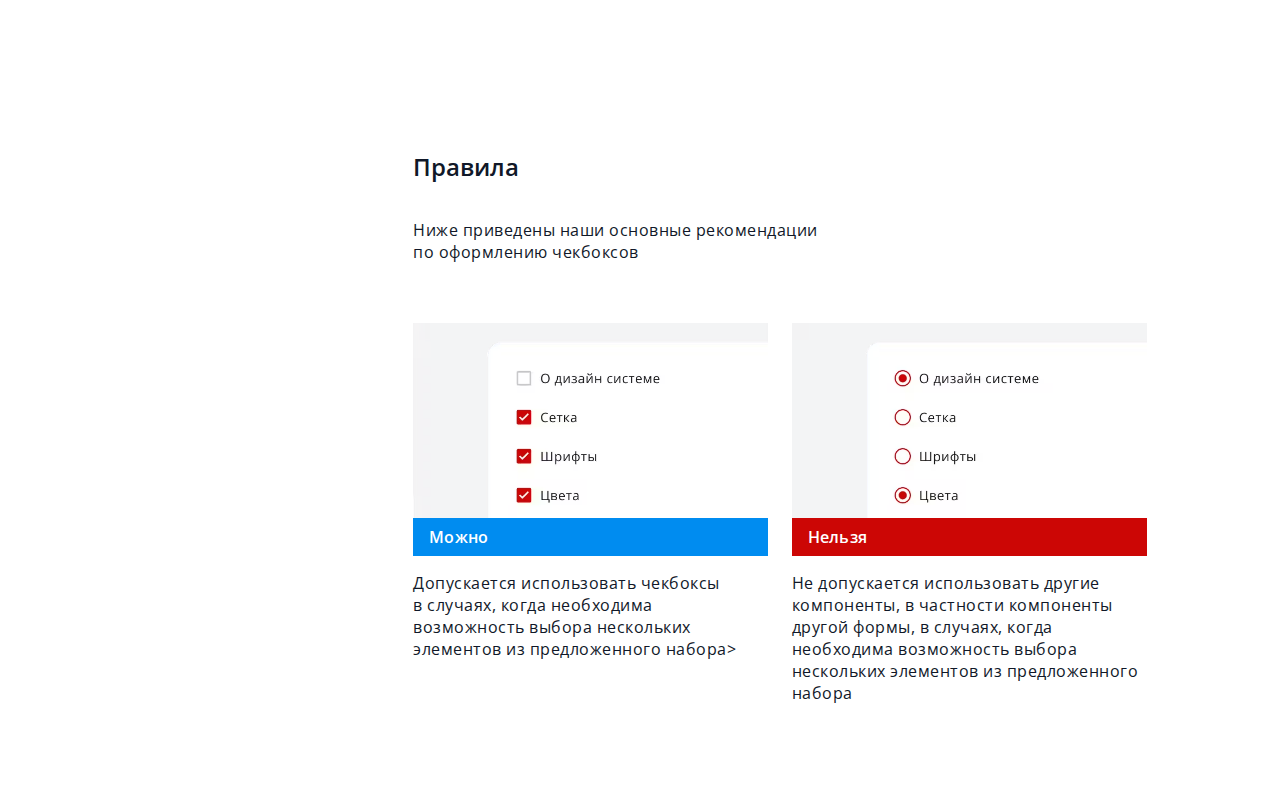
<file: html/checkboxes.html>
<!DOCTYPE html>
<html lang="ru">

<head>
    <meta charset="UTF-8">
    <meta name="author" content="Nikitina-Korkunova-Kan">
    <title>Чекбоксы в дизайн-системе Baggins-coffee</title>
    <link rel="stylesheet" href="../styles.css">
</head>

<body>
    <nav class="menu">
        <ul>
            <li class="menu_logo" style="color: var(--white);">
                <a href="../index.html">
                    <h3 style="margin-bottom: 0;">Baggins coffee</h3>
                </a>
            </li>
            <a href="../index.html">
                <li class="menu_item title2">Главная</li>
            </a>

            <!--раскрывающийся пукт меню-->
            <details class="title2">
                <summary>
                    <li class="menu_item title2">
                        Стили
                    </li>
                </summary>
                <a href="colors.html">
                    <li class="submenu_item">Цвета</li>
                </a>
                <a href="font.html">
                    <li class="submenu_item">Типографика</li>
                </a>
                <a href="grids.html">
                    <li class="submenu_item">Сетка</li>
                </a>
            </details>

            <details class="title2" open>
                <summary>
                    <li class="menu_item title2">
                        Компоненты
                    </li>
                </summary>
                <a href="buttons.html">
                    <li class="submenu_item">Кнопки</li>
                </a>
                <a href="#">
                    <li class="submenu_item active">Чекбоксы</li>
                </a>
                <a href="inputs.html">
                    <li class="submenu_item">Текстовые поля</li>
                </a>
                <a href="chips.html">
                    <li class="submenu_item">Фишки</li>
                </a>
                <a href="menus.html">
                    <li class="submenu_item">Меню</li>
                </a>
                <a href="progress.html">
                    <li class="submenu_item">Прогресс</li>
                </a>
                <a href="switches.html">
                    <li class="submenu_item">Свитчи</li>
                </a>
                <a href="sliders.html">
                    <li class="submenu_item">Слайдер</li>
                </a>
                <a href="cards.html">
                    <li class="submenu_item">Карточка</li>
                </a>
            </details>
            <a href="poly.html">
                <li class="menu_item title2">Полиграфия</li>
            </a>
        </ul>
    </nav>

	<main>
		<section class="header">
			<h1>Чекбоксы</h1>
		</section>

        <div class="chapter">
            <section class="text_container" style="margin-bottom: 0;">
                <p class="body1">Компоненты, позволяющие осуществить выбор нескольких элементов (пунктов) из&nbsp;предложенного набора (списка).</p>
                <p class="body1" style="margin-bottom: 0;">Клик по&nbsp;чекбоксу приводит к&nbsp;выбору элемента (пункта), повторный клик приводит к&nbsp;отмене выбора.</p>
            </section>
        </div>

		<div class="chapter">
            <section class ="text_container">
		    	<h2>Анатомия</h2>
			    <p class="body1">Чекбокс состоит из&nbsp;тела&nbsp;&mdash; квадрата со&nbsp;стороной 24&nbsp;пикселя и&nbsp;индикатора состояния&nbsp;&mdash; внутреннего наполнения тела. Наполнение тела может представлять собой белый квадрат, белую галочку на&nbsp;фоне основного красного цвета или белую горизонтальную линию на&nbsp;фоне основного красного цвета.</p>
			    <p class="body1" style="margin-bottom: 0">Для мобильной версии ресурсов допускается уменьшение размера чекбокса до&nbsp;16&nbsp;пикселей с&nbsp;сохранением формы квадрата и&nbsp;указанных выше вариантов наполнения тела чекбокса.</p>
		</section>
        <div class="auto_wrapper_row"><img src="../content/Checkboxes.avif" alt="Анатомия чекбокса - общая высота 24px, а ширина - 18 px.">
        </div> </div>
		
		<div class="chapter">
            <section class ="text_container">
		    	<h3>Состояния</h3> 	
		    	<p class="body1">Состояние чекбокса сообщает пользователю о&nbsp;том, сделан&nbsp;ли выбор, и&nbsp;если&nbsp;да, то&nbsp;каких элементов из&nbsp;предложенного набора. Предусмотрены следующие состояния чекбоксов:</p>
			    <ul>
                    <li class="body1">пустое поле&nbsp;&mdash; выбор элемента (пункта) не&nbsp;осуществлен</li>
                    <li class="body1">выбран пункт&nbsp;&mdash; осуществлен выбор данного элемента (пункта)</li>
                    <li class="body1">выбраны все пункты&nbsp;&mdash; осуществлен выбор всех элементов (пунктов) из&nbsp;предложенного набора</li>
                </ul>
		    </section>
            <div class="auto_wrapper_row">
                <table class="table_button">
                    <thead>
                        <tr>
                            <th class="body2">Пустое поле</th>
                            <th class="body2">Выбран пункт</th>
                            <th class="body2">Выбраны все пункты</th>
                        </tr>
                    </thead>
                    <tbody>
                        <tr>
                            <td>
                                <svg class="icon" id="checkbox" fill="none">
                                    <rect xmlns="http://www.w3.org/2000/svg" x="4.8335" y="4" width="16" height="16" rx="1" stroke="var(--transparent-25)" stroke-width="2"/>
                                </svg>
                            </td>
                            <td>
                                <svg class="icon" id="checkbox_done">
                                    <rect x="3.5" y="3" width="18" height="18" rx="2" fill="var(--red)"/>
                                    <path d="M10.5 16.4L6.5 12.4L7.9 11L10.5 13.6L17.1 7L18.5 8.4L10.5 16.4Z" fill="var(--white)"/>                                
                                </svg>
                            </td>
                            <td>
                                <svg class="icon" id="checkbox_null" width="25" height="24" viewBox="0 0 25 24" fill="none">
                                    <rect x="3.16699" y="3" width="18" height="18" rx="2" fill="var(--red)"/>
                                    <path d="M7.16699 13V11H17.167V13H7.16699Z" fill="var(--white)"/>
                                </svg>
                            </td>
                        </tr>
                    </tbody>
                </table>
            </div>
        </div>

		<div class="chapter" style="margin-bottom: 0;">
            <section class="text_container">
			    <h3>Правила</h3>
                <p class="body1"style="margin-bottom: 0;">Ниже приведены наши основные рекомендации по&nbsp;оформлению чекбоксов</p>
    		</section>
             <!--а тут карточки-->
             <div class="auto_wrapper_row">
                <figure class="card">
                    <img src="../content/Checkbox_good.avif" alt="Список с чекбоксами для множественного выбора">
                    <figcaption class="title2 good">Можно</figcaption>
                    <p class="body1" style="margin-bottom: 0">Допускается использовать чекбоксы в&nbsp;случаях, когда необходима возможность выбора нескольких элементов из&nbsp;предложенного набора></p>
                </figure>
                <figure class="card">
                    <img src="../content/Checkbox_bad.avif" alt="Список с радиобаттонами для множественного выбора">
                    <figcaption class="title2 bad">Нельзя</figcaption>
                    <p class="body1" style="margin-bottom: 0">Не&nbsp;допускается использовать другие компоненты, в&nbsp;частности компоненты другой формы, в&nbsp;случаях, когда необходима возможность выбора нескольких элементов из&nbsp;предложенного набора</p>
                </figure>
            </div>       
        </div>
	</main>
</body>

</html>
</file>
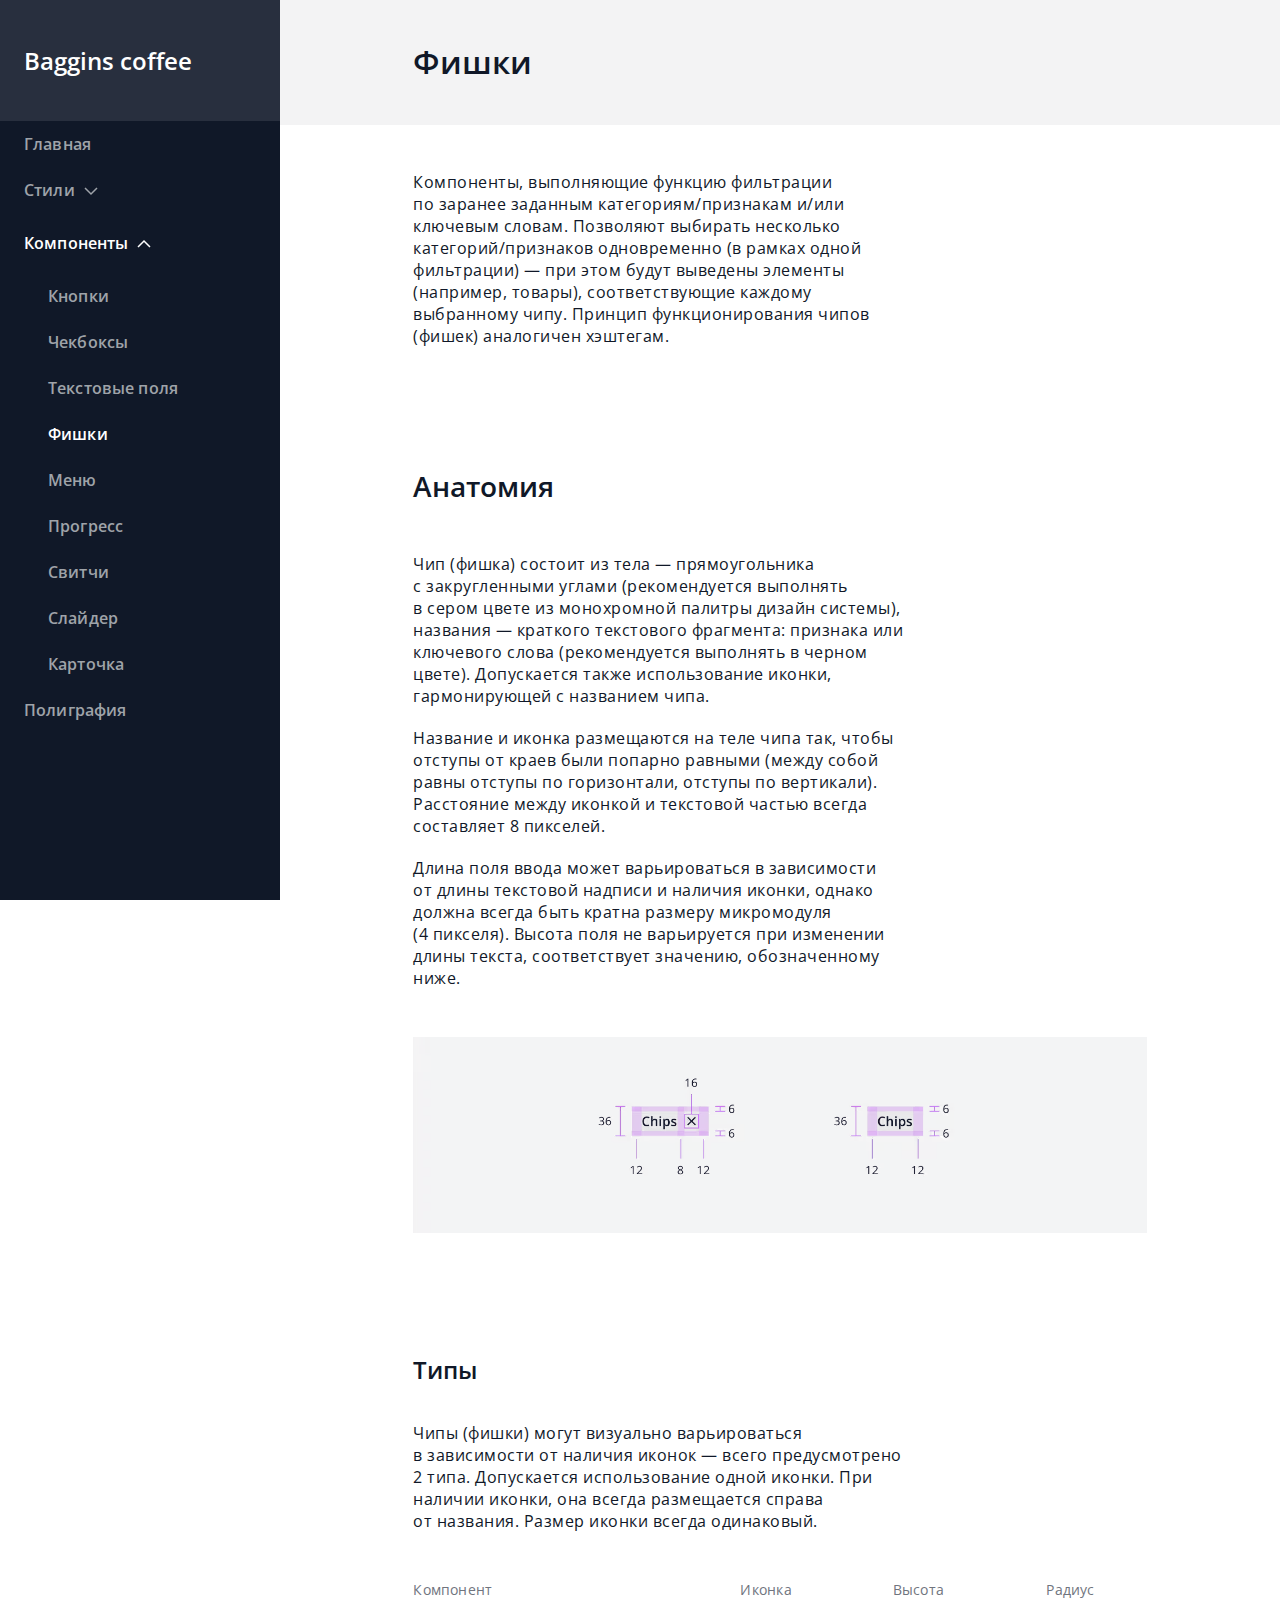
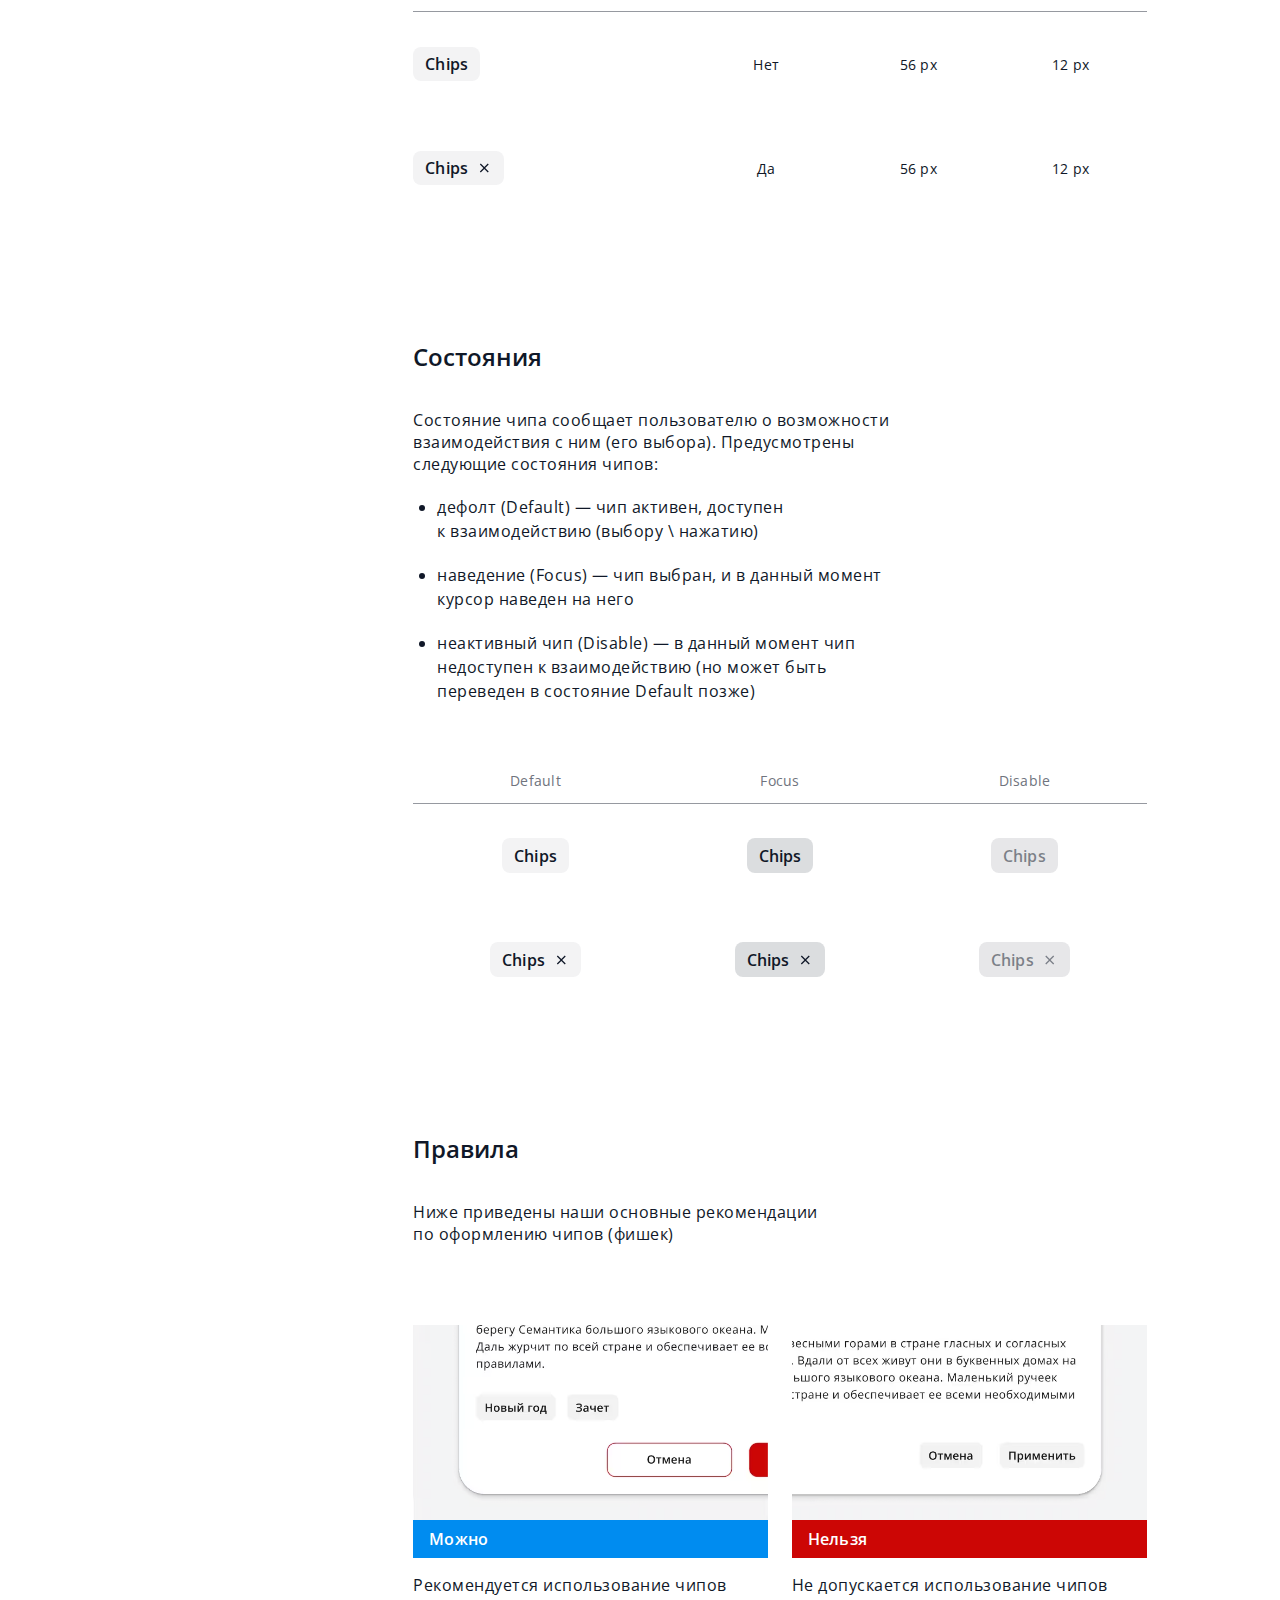
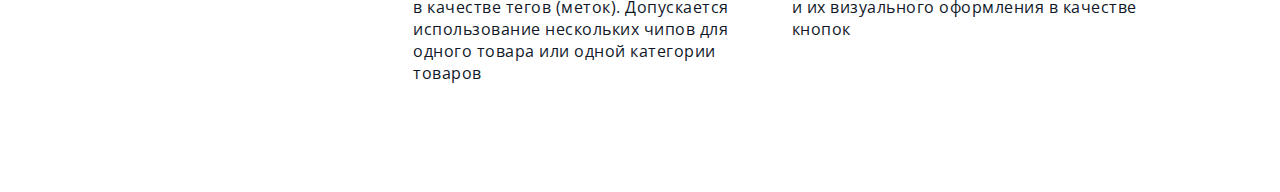
<file: html/chips.html>
<!DOCTYPE html>
<html lang="ru">

<head>
    <meta charset="UTF-8">
    <meta name="author" content="Nikitina-Korkunova-Kan">
    <title>Фишки в дизайн-системе Baggins-coffee</title>
    <link rel="stylesheet" href="../styles.css">
</head>

<body>
    <nav class="menu">
        <ul>
            <li class="menu_logo" style="color: var(--white);">
                <a href="../index.html">
                    <h3 style="margin-bottom: 0;">Baggins coffee</h3>
                </a>
            </li>
            <a href="../index.html">
                <li class="menu_item title2">Главная</li>
            </a>

            <!--раскрывающийся пукт меню-->
            <details class="title2">
                <summary>
                    <li class="menu_item title2">
                        Стили
                    </li>
                </summary>
                <a href="colors.html">
                    <li class="submenu_item">Цвета</li>
                </a>
                <a href="font.html">
                    <li class="submenu_item">Типографика</li>
                </a>
                <a href="grids.html">
                    <li class="submenu_item">Сетка</li>
                </a>
            </details>

            <details class="title2" open>
                <summary>
                    <li class="menu_item title2">
                        Компоненты
                    </li>
                </summary>
                <a href="buttons.html">
                    <li class="submenu_item">Кнопки</li>
                </a>
                <a href="checkboxes.html">
                    <li class="submenu_item">Чекбоксы</li>
                </a>
                <a href="inputs.html">
                    <li class="submenu_item">Текстовые поля</li>
                </a>
                <a href="#">
                    <li class="submenu_item active">Фишки</li>
                </a>
                <a href="menus.html">
                    <li class="submenu_item">Меню</li>
                </a>
                <a href="progress.html">
                    <li class="submenu_item">Прогресс</li>
                </a>
                <a href="switches.html">
                    <li class="submenu_item">Свитчи</li>
                </a>
                <a href="sliders.html">
                    <li class="submenu_item">Слайдер</li>
                </a>
                <a href="cards.html">
                    <li class="submenu_item">Карточка</li>
                </a>
            </details>
            <a href="poly.html">
                <li class="menu_item title2">Полиграфия</li>
            </a>
        </ul>
    </nav>

	<main>
		<section class="header">
			<h1>Фишки</h1>
		</section>

        <div class="chapter">
            <section class="text_container" style="margin-bottom: 0;">
                <p class="body1" style="margin-bottom: 0;">Компоненты, выполняющие функцию фильтрации по&nbsp;заранее заданным категориям/признакам и/или ключевым словам. Позволяют выбирать несколько категорий/признаков одновременно (в&nbsp;рамках одной фильтрации)&nbsp;&mdash; при этом будут выведены элементы (например, товары), соответствующие каждому выбранному чипу. Принцип функционирования чипов (фишек) аналогичен хэштегам.</p>
            </section>
        </div>

		<div class="chapter">
            <section class ="text_container">
		    	<h2>Анатомия</h2>
			    <p class="body1">Чип (фишка) состоит из&nbsp;тела&nbsp;&mdash; прямоугольника с&nbsp;закругленными углами (рекомендуется выполнять в&nbsp;сером цвете из&nbsp;монохромной палитры дизайн системы), названия&nbsp;&mdash; краткого текстового фрагмента: признака или ключевого слова (рекомендуется выполнять в&nbsp;черном цвете). Допускается также использование иконки, гармонирующей с&nbsp;названием чипа.</p>
                <p class="body1">Название и&nbsp;иконка размещаются на&nbsp;теле чипа так, чтобы отступы от&nbsp;краев были попарно равными (между собой равны отступы по&nbsp;горизонтали, отступы по&nbsp;вертикали). Расстояние между иконкой и&nbsp;текстовой частью всегда составляет 8&nbsp;пикселей.</p>
			    <p class="body1" style="margin-bottom: 0">Длина поля ввода может варьироваться в&nbsp;зависимости от&nbsp;длины текстовой надписи и&nbsp;наличия иконки, однако должна всегда быть кратна размеру микромодуля (4&nbsp;пикселя). Высота поля не&nbsp;варьируется при изменении длины текста, соответствует значению, обозначенному ниже.</p>
			</section>
			<div class="auto_wrapper_row"><img src="../content/Chips.avif" alt="Анатомия кнопки. Высота - 48px, ширина зависит от размера текста внутри кнопки+боковые отступы (padding) по 56px каждый. Расстояние между иконкой и текстом - 8px."></div>
		</div>
		
		<div class="chapter">
            <section class ="text_container">
		    	<h3>Типы</h3> 	
                <p class="body1" style="margin-bottom: 0">Чипы (фишки) могут визуально варьироваться в&nbsp;зависимости от&nbsp;наличия иконок&nbsp;&mdash; всего предусмотрено 2&nbsp;типа. Допускается использование одной иконки. При наличии иконки, она всегда размещается справа от&nbsp;названия. Размер иконки всегда одинаковый.</p>
		    </section>
			<div class="auto_wrapper_row">
                <table class="table_component table_button">
                <thead>
                    <tr>
                        <th class="body2">Компонент</th>
                        <th class="body2">Иконка</th>
                        <th class="body2">Высота</th>
                        <th class="body2">Радиус</th>
                    </tr>
                </thead>
                <tbody>
                    <tr>
                        <td class="title2">
                            <button type="button" class="chip">Chips</button>
                        </td>
						<td class="body2">Нет</td>
						<td class="body2">56 px</td>
						<td class="body2">12 px</td>
                    </tr>
                    <tr>
                        <td class="title2">
                            <button type="button" class="chip">
                                Chips
                                <svg id="cross" xmlns="http://www.w3.org/2000/svg" viewBox="0 0 19 18" fill="none">
                                    <path d="M15.083 4.8075L14.0255 3.75L9.83301 7.9425L5.64051 3.75L4.58301 4.8075L8.77551 9L4.58301 13.1925L5.64051 14.25L9.83301 10.0575L14.0255 14.25L15.083 13.1925L10.8905 9L15.083 4.8075Z" fill="var(--black-100)"/>
                                </svg>
                            </button>
                        </td>
						<td class="body2">Да</td>
						<td class="body2">56 px</td>
						<td class="body2">12 px</td>
                    </tr>
                </tbody>
            </table>
            </div>
        </div>

        <div class="chapter">
            <section class ="text_container">
		    	<h3>Состояния</h3> 	
                <p class="body1">Состояние чипа сообщает пользователю о&nbsp;возможности взаимодействия с&nbsp;ним (его выбора). Предусмотрены следующие состояния чипов:</p>
                <ul>
                    <li class="body1">дефолт (Default)&nbsp;&mdash; чип активен, доступен к&nbsp;взаимодействию (выбору \ нажатию)</li>
                    <li class="body1">наведение (Focus)&nbsp;&mdash; чип выбран, и&nbsp;в&nbsp;данный момент курсор наведен на&nbsp;него</li>
                    <li class="body1">неактивный чип (Disable)&nbsp;&mdash; в&nbsp;данный момент чип недоступен к&nbsp;взаимодействию (но&nbsp;может быть переведен в&nbsp;состояние Default позже)</li>
                </ul>
		    </section>
			<div class="auto_wrapper_row">
                <table class="table_button">
                <thead>
                    <tr>
                        <th class="body2">Default</th>
                        <th class="body2">Focus</th>
                        <th class="body2">Disable</th>
                        </tr>
                </thead>
                <tbody>
                    <tr>
                        <td class="title2">
                            <button type="button" class="chip">Chips</button>
                        </td>
						<td class="title2">
                            <button type="button" class="chip chip_focus">Chips</button>
                        </td>
						<td class="title2">
                            <button type="button" class="chip" disabled>Chips</button>
                        </td>
                    </tr>
                    <tr>
                        <td class="title2">
                            <button type="button" class="chip">
                                Chips
                                <svg><use href="#cross"></use></svg>
                            </button>
                        </td>
						<td class="title2">
                            <button type="button" class="chip chip_focus">
                                Chips
                                <svg><use href="#cross"></use></svg>
                            </button>
                        </td>
						<td class="title2">
                            <button type="button" class="chip" disabled>
                                Chips
                                <svg id="cross_disabled" xmlns="http://www.w3.org/2000/svg" width="19" height="18" viewBox="0 0 19 18" fill="none">
                                    <path d="M14.416 4.8075L13.3585 3.75L9.16602 7.9425L4.97352 3.75L3.91602 4.8075L8.10852 9L3.91602 13.1925L4.97352 14.25L9.16602 10.0575L13.3585 14.25L14.416 13.1925L10.2235 9L14.416 4.8075Z" fill="#101828" fill-opacity="0.5"/>
                                </svg>
                            </button>
                        </td>
                    </tr>
                </tbody>
            </table>
            </div>
        </div>

		<div class="chapter" style="margin-bottom: 0;">
            <section class="text_container">
			    <h3>Правила</h3>
                <p class="body1"cstyle="margin-bottom: 0;">Ниже приведены наши основные рекомендации по&nbsp;оформлению чипов (фишек)</p>
    		</section>
             <div class="auto_wrapper_row">
                <figure class="card">
                    <img src="../content/Chip_good.avif" alt="">
                    <figcaption class="title2 good">Можно</figcaption>
                    <p class="body1" style="margin-bottom: 0">Рекомендуется использование чипов в&nbsp;качестве тегов (меток). Допускается использование нескольких чипов для одного товара или одной категории товаров</p>
                </figure>
                <figure class="card">
                    <img src="../content/Chip_bad.avif" alt="">
                    <figcaption class="title2 bad">Нельзя</figcaption>
                    <p class="body1" style="margin-bottom: 0">Не&nbsp;допускается использование чипов и&nbsp;их&nbsp;визуального оформления в&nbsp;качестве кнопок</p>
                </figure>
            </div>             
        </div>
	</main>
</body>

</html>
</file>
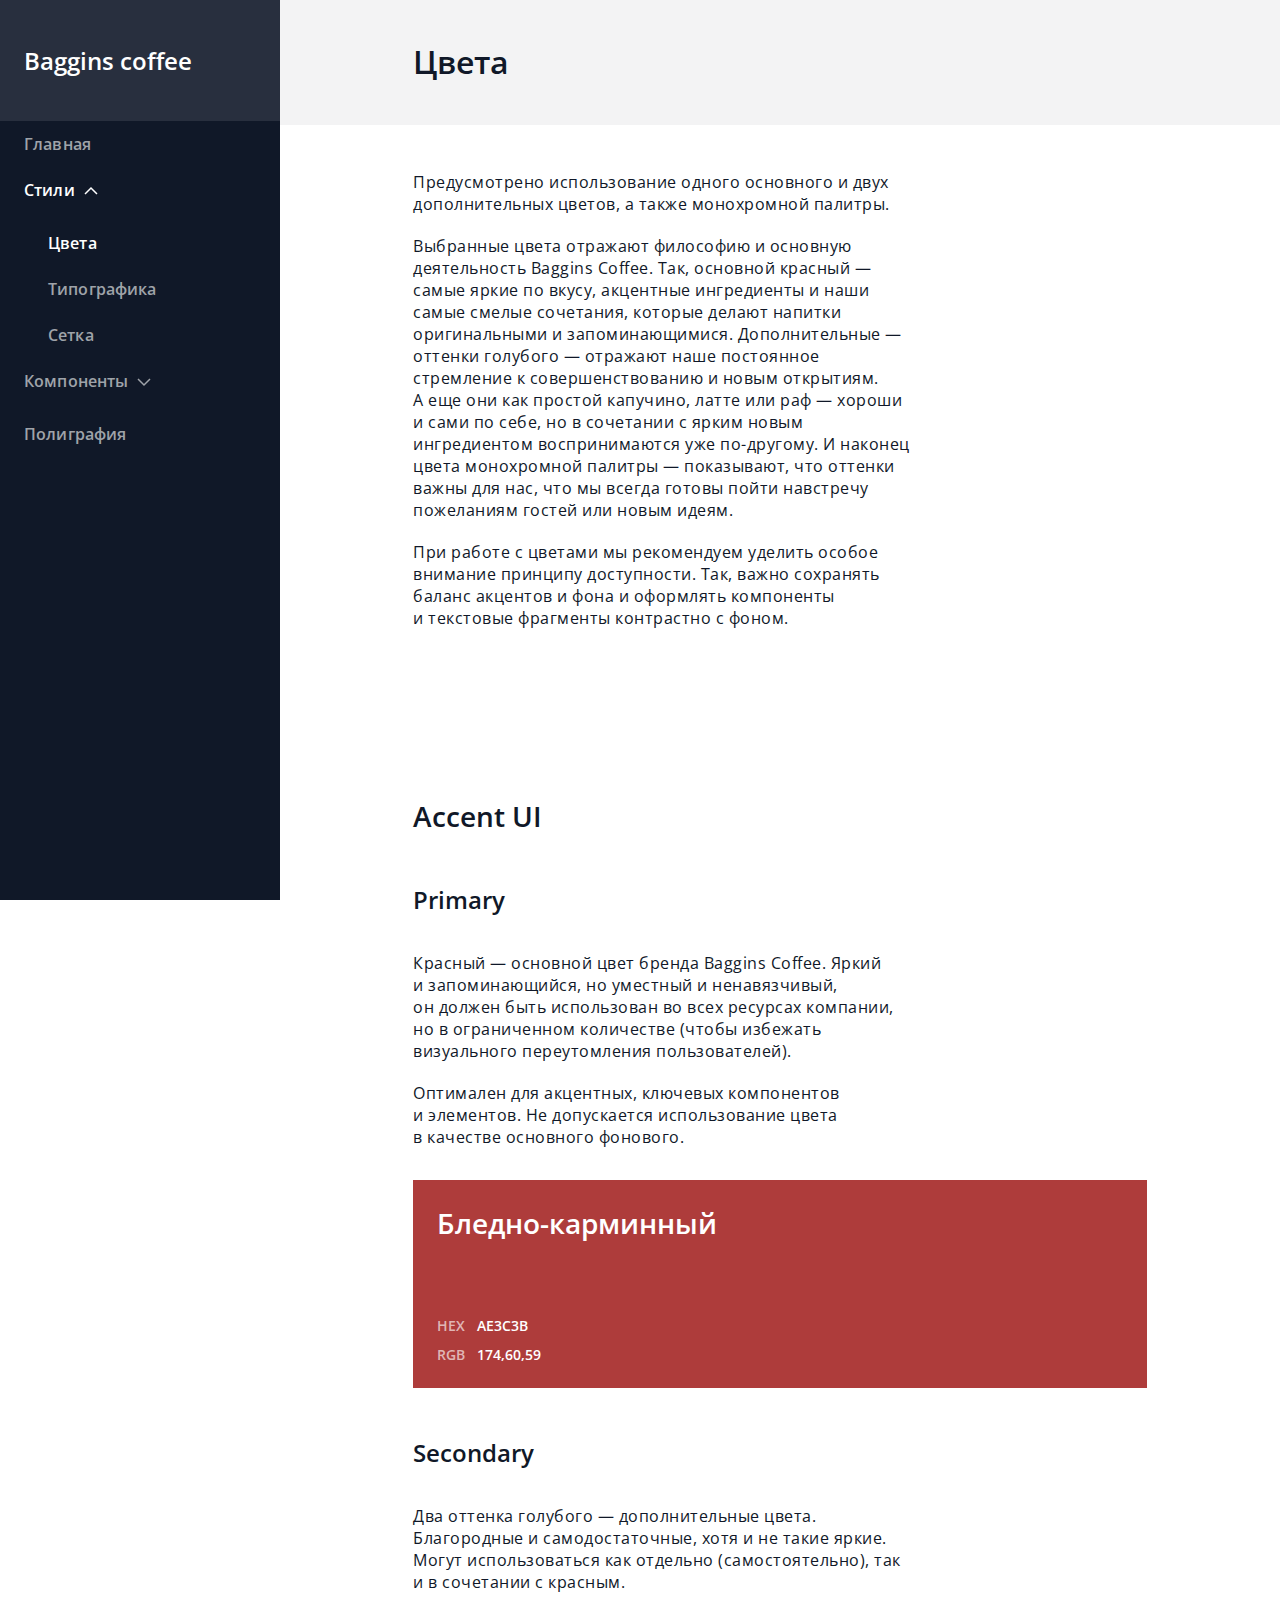
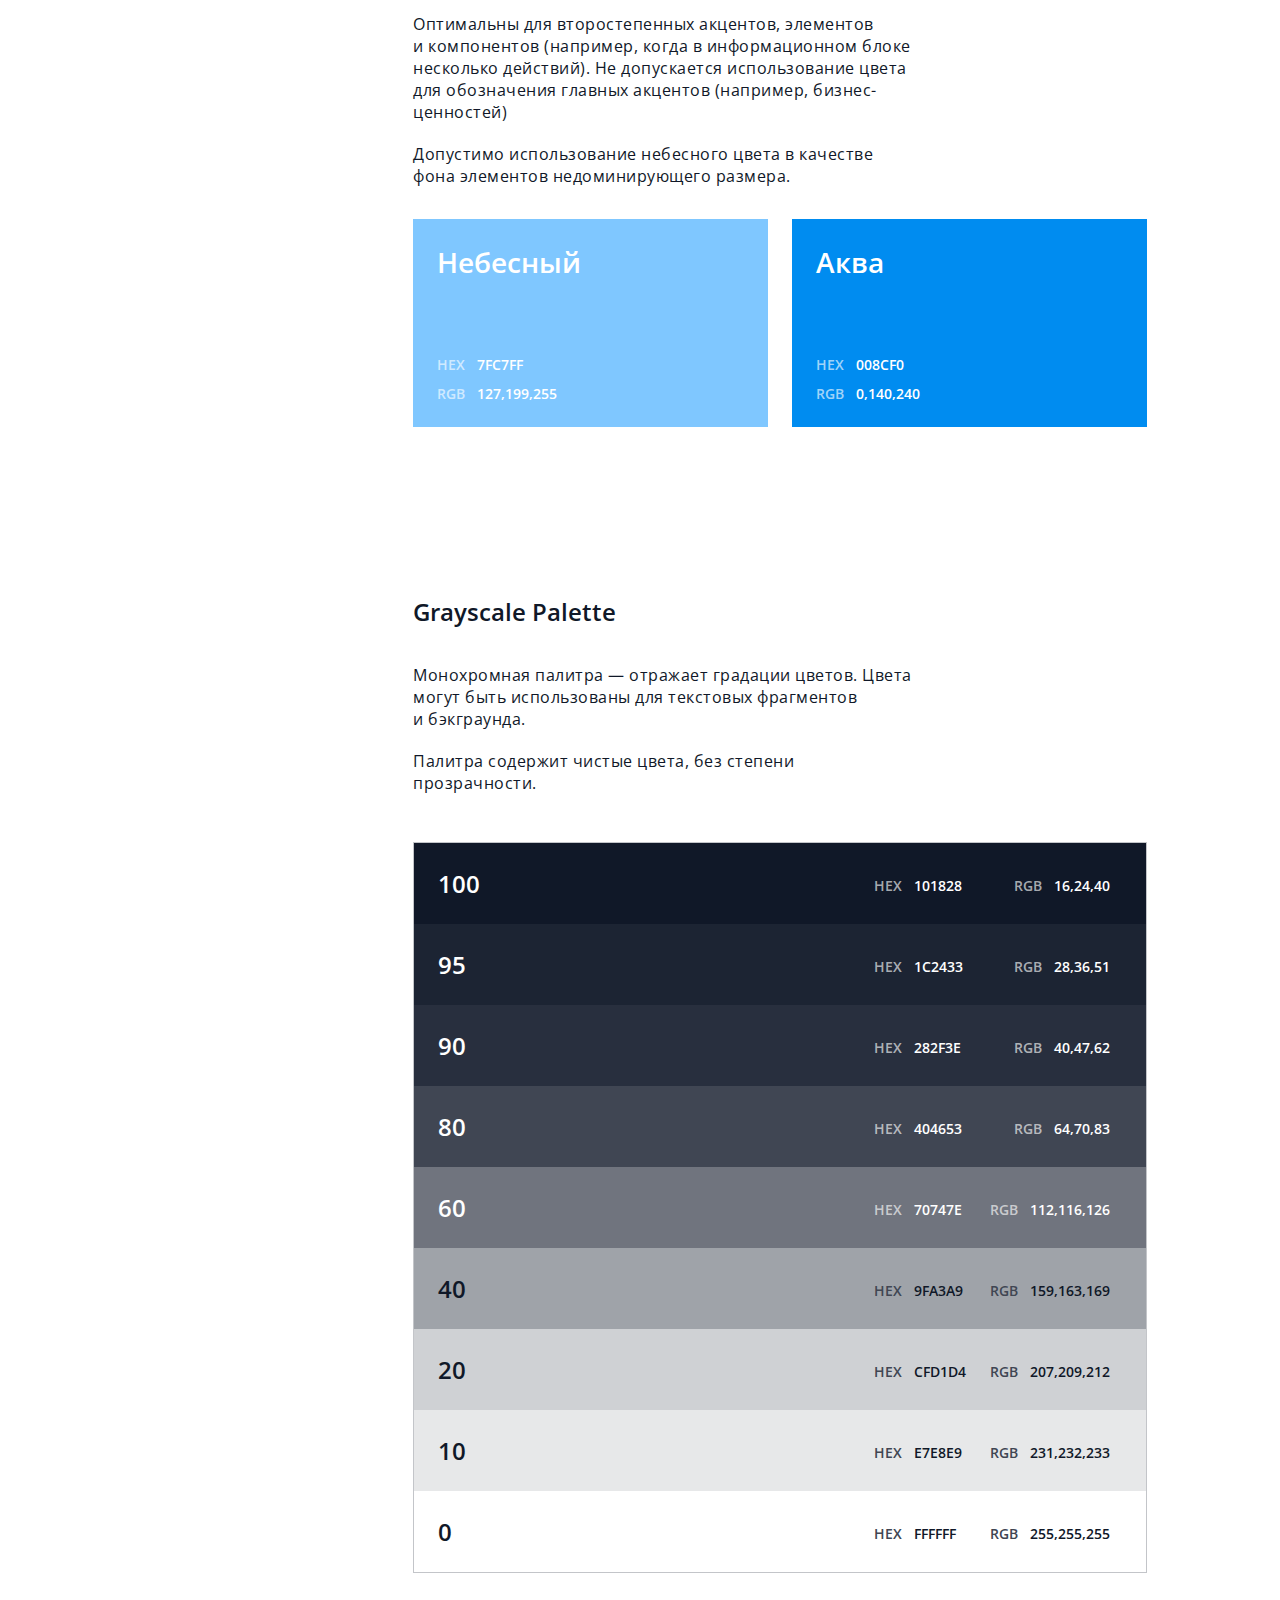
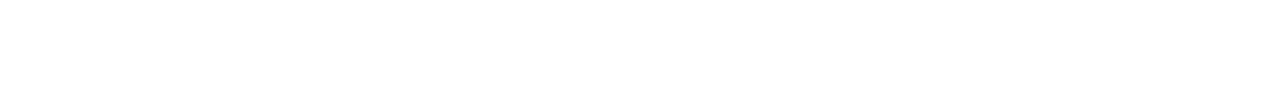
<file: html/colors.html>
<!DOCTYPE html>
<html lang="ru">

<head>
    <meta charset="UTF-8">
    <meta name="author" content="Nikitina-Korkunova-Kan">
    <title>Цвета в дизайн-системе Baggins coffee</title>
    <link rel="stylesheet" href="../styles.css">
</head>

<body>
    <nav class="menu">
        <ul>
            <li class="menu_logo" style="color: var(--white);">
                <a href="../index.html">
                    <h3 style="margin-bottom: 0;">Baggins coffee</h3>
                </a>
            </li>
            <a href="../index.html">
                <li class="menu_item title2">Главная</li>
            </a>

            <!--раскрывающийся пукт меню-->
            <details class="title2" open>
                <summary>
                    <li class="menu_item title2">
                        Стили
                    </li>
                </summary>
                <a href="#">
                    <li class="submenu_item active">Цвета</li>
                </a>
                <a href="font.html">
                    <li class="submenu_item">Типографика</li>
                </a>
                <a href="grids.html">
                    <li class="submenu_item">Сетка</li>
                </a>
            </details>

            <details class="title2">
                <summary>
                    <li class="menu_item title2">
                        Компоненты
                    </li>
                </summary>
                <a href="buttons.html">
                    <li class="submenu_item">Кнопки</li>
                </a>
                <a href="checkboxes.html">
                    <li class="submenu_item">Чекбоксы</li>
                </a>
                <a href="inputs.html">
                    <li class="submenu_item">Текстовые поля</li>
                </a>
                <a href="chips.html">
                    <li class="submenu_item">Фишки</li>
                </a>
                <a href="menus.html">
                    <li class="submenu_item">Меню</li>
                </a>
                <a href="progress.html">
                    <li class="submenu_item">Прогресс</li>
                </a>
                <a href="switches.html">
                    <li class="submenu_item">Свитчи</li>
                </a>
                <a href="sliders.html">
                    <li class="submenu_item">Слайдер</li>
                </a>
                <a href="cards.html">
                    <li class="submenu_item">Карточка</li>
                </a>
            </details>
            <a href="poly.html">
                <li class="menu_item title2">Полиграфия</li>
            </a>
        </ul>
    </nav>

	<main>
		<section class="header"> 
			<h1>Цвета</h1>
		</section>
		<div class="chapter">
			<section class="text_container" style="margin-bottom: ;">
				<p class="body1">Предусмотрено использование одного основного и&nbsp;двух дополнительных цветов, а&nbsp;также монохромной палитры.</p>
				<p class="body1">Выбранные цвета отражают философию и&nbsp;основную деятельность Baggins Coffee. Так, основной красный&nbsp;&mdash; самые яркие по&nbsp;вкусу, акцентные ингредиенты и&nbsp;наши самые смелые сочетания, которые делают напитки оригинальными и&nbsp;запоминающимися. Дополнительные&nbsp;&mdash; оттенки голубого&nbsp;&mdash; отражают наше постоянное стремление к&nbsp;совершенствованию и&nbsp;новым открытиям. А&nbsp;еще они как простой капучино, латте или раф&nbsp;&mdash; хороши и&nbsp;сами по&nbsp;себе, но&nbsp;в&nbsp;сочетании с&nbsp;ярким новым ингредиентом воспринимаются уже по-другому. И&nbsp;наконец цвета монохромной палитры&nbsp;&mdash; показывают, что оттенки важны для нас, что мы&nbsp;всегда готовы пойти навстречу пожеланиям гостей или новым идеям.</p>
				<p class="body1" style="margin-bottom: 0;">При работе с&nbsp;цветами мы&nbsp;рекомендуем уделить особое внимание принципу доступности. Так, важно сохранять баланс акцентов и&nbsp;фона и&nbsp;оформлять компоненты и&nbsp;текстовые фрагменты контрастно с&nbsp;фоном.</p>
			</section>
			</div>
		<div class="chapter">
		<section class ="text_container" style="margin-bottom: 2em;">
			<h2>Accent UI</h2>
			<h3>Primary</h3>
			<p class="body1">Красный&nbsp;&mdash; основной цвет бренда Baggins Coffee. Яркий и&nbsp;запоминающийся, но&nbsp;уместный и&nbsp;ненавязчивый, он&nbsp;должен быть использован во&nbsp;всех ресурсах компании, но&nbsp;в&nbsp;ограниченном количестве (чтобы избежать визуального переутомления пользователей).</p>
			<p class="body1" style="margin-bottom: 0">Оптимален для акцентных, ключевых компонентов и&nbsp;элементов. Не&nbsp;допускается использование цвета в&nbsp;качестве основного фонового.</p>
		</section>
		<div class="auto_wrapper_row">
		<figure class = "palette_card" style="background-color: var(--red)">
			<h2 class="active">Бледно-карминный</h2>
			<div>
				<div class="color_code">
					<p class="title3 inactive">HEX</p>
					<p class="title3 active">AE3C3B</p>
				</div>
				<div class="color_code">
					<p class="title3 inactive">RGB</p>
					<p class="title3 active">174,60,59</p>
				</div>
			</div>
		</figure> </div>
		
		<section class ="text_container" style="margin-bottom: 2em;">
			<h3>Secondary</h3> 	
			<p class="body1">Два оттенка голубого&nbsp;&mdash; дополнительные цвета. Благородные и&nbsp;самодостаточные, хотя и&nbsp;не&nbsp;такие яркие. Могут использоваться как отдельно (самостоятельно), так и&nbsp;в&nbsp;сочетании с&nbsp;красным.</p>
			<p class="body1">Оптимальны для второстепенных акцентов, элементов и&nbsp;компонентов (например, когда в&nbsp;информационном блоке несколько действий). Не&nbsp;допускается использование цвета для обозначения главных акцентов (например, бизнес-ценностей)</p>
			<p class="body1" style="margin-bottom: 0">Допустимо использование небесного цвета в качестве фона элементов недоминирующего размера.</p>
		</section>
		<div class="auto_wrapper_row">
		<figure class = "palette_card" style="background-color: var(--sky)">
			<h2 class="active">Небесный</h2>
			<div>
				<div class="color_code">
					<p class="title3 inactive">HEX</p>
					<p class="title3 active">7FC7FF</p>
				</div>
				<div class="color_code">
					<p class="title3 inactive">RGB</p>
					<p class="title3 active">127,199,255</p>
				</div>
			</div>
		</figure>
		<figure class = "palette_card" style="background-color: var(--aqua)">
			<h2 class="active">Аква</h2>
			<div>
				<div class="color_code">
					<p class="title3 inactive">HEX</p>
					<p class="title3 active">008CF0</p>
				</div>
				<div class="color_code">
					<p class="title3 inactive">RGB</p>
					<p class="title3 active">0,140,240</p>
				</div>
			</div>
		</figure> 
		</div>
		</div>
		
		<div class="chapter">
		<section class="text_container">
			<h3>Grayscale Palette</h3>
			<p class="body1">Монохромная палитра&nbsp;&mdash; отражает градации цветов. Цвета могут быть использованы для текстовых фрагментов и&nbsp;бэкграунда.</p>
			<p class="body1" style="margin-bottom: 0">Палитра содержит чистые цвета, без степени прозрачности.</p>
		</section>
		<div class="palette_wrapper">
			<figure class="palette_row" style="background-color: var(--black-100)">
				<h3 class="active" style="margin-bottom: 0">100</h3>
				<div class="palette_sign">
					<div class="color_code">
						<p class="title3 inactive">HEX</p>
						<p class="title3 active">101828</p>
					</div>
					<div class="color_code">
						<p class="title3 inactive">RGB</p>
						<p class="title3 active">16,24,40</p>
					</div>
				</div>
			</figure>
			<figure class="palette_row" style="background-color: var(--black-95)">
				<h3 class="active" style="margin-bottom: 0">95</h3>
				<div class="palette_sign">
					<div class="color_code">
						<p class="title3 inactive">HEX</p>
						<p class="title3 active">1C2433</p>
					</div>
					<div class="color_code">
						<p class="title3 inactive">RGB</p>
						<p class="title3 active">28,36,51</p>
					</div>
				</div>
			</figure>
			<figure class="palette_row" style="background-color: var(--black-90)">
				<h3 class="active" style="margin-bottom: 0">90</h3>
				<div class="palette_sign">
					<div class="color_code">
						<p class="title3 inactive">HEX</p>
						<p class="title3 active">282F3E</p>
					</div>
					<div class="color_code">
						<p class="title3 inactive">RGB</p>
						<p class="title3 active">40,47,62</p>
					</div>
				</div>
			</figure>
			<figure class="palette_row" style="background-color: var(--black-80)">
				<h3 class="active" style="margin-bottom: 0">80</h3>
				<div class="palette_sign">
					<div class="color_code">
						<p class="title3 inactive">HEX</p>
						<p class="title3 active">404653</p>
					</div>
					<div class="color_code">
						<p class="title3 inactive">RGB</p>
						<p class="title3 active">64,70,83</p>
					</div>
				</div>
			</figure>
			<figure class="palette_row" style="background-color: var(--black-60)">
				<h3 class="active" style="margin-bottom: 0">60</h3>
				<div class="palette_sign">
					<div class="color_code">
						<p class="title3 inactive">HEX</p>
						<p class="title3 active">70747E</p>
					</div>
					<div class="color_code">
						<p class="title3 inactive">RGB</p>
						<p class="title3 active">112,116,126</p>
					</div>
				</div>
			</figure>
			<figure class="palette_row" style="background-color: var(--black-40)">
				<h3 style="margin-bottom: 0">40</h3>
				<div class="palette_sign">
					<div class="color_code">
						<p class="title3 inactive_dark">HEX</p>
						<p class="title3">9FA3A9</p>
					</div>
					<div class="color_code">
						<p class="title3 inactive_dark">RGB</p>
						<p class="title3">159,163,169</p>
					</div>
				</div>
			</figure>
			<figure class="palette_row" style="background-color: var(--black-20)">
				<h3 style="margin-bottom: 0">20</h3>
				<div class="palette_sign">
					<div class="color_code">
						<p class="title3 inactive_dark">HEX</p>
						<p class="title3">CFD1D4</p>
					</div>
					<div class="color_code">
						<p class="title3 inactive_dark">RGB</p>
						<p class="title3">207,209,212</p>
					</div>
				</div>
			</figure>
			<figure class="palette_row" style="background-color: var(--black-10)">
				<h3 style="margin-bottom: 0">10</h3>
				<div class="palette_sign">
					<div class="color_code">
						<p class="title3 inactive_dark">HEX</p>
						<p class="title3">E7E8E9</p>
					</div>
					<div class="color_code">
						<p class="title3 inactive_dark">RGB</p>
						<p class="title3">231,232,233</p>
					</div>
				</div>
			</figure>
			<figure class="palette_row" style="background-color: var(--white)">
				<h3 style="margin-bottom: 0">0</h3>
				<div class="palette_sign">
					<div class="color_code">
						<p class="title3 inactive_dark">HEX</p>
						<p class="title3">FFFFFF</p>
					</div>
					<div class="color_code">
						<p class="title3 inactive_dark">RGB</p>
						<p class="title3">255,255,255</p>
					</div>
				</div>
			</figure>
		</div>
		</div>
	</main>
</body>

</html>
</file>
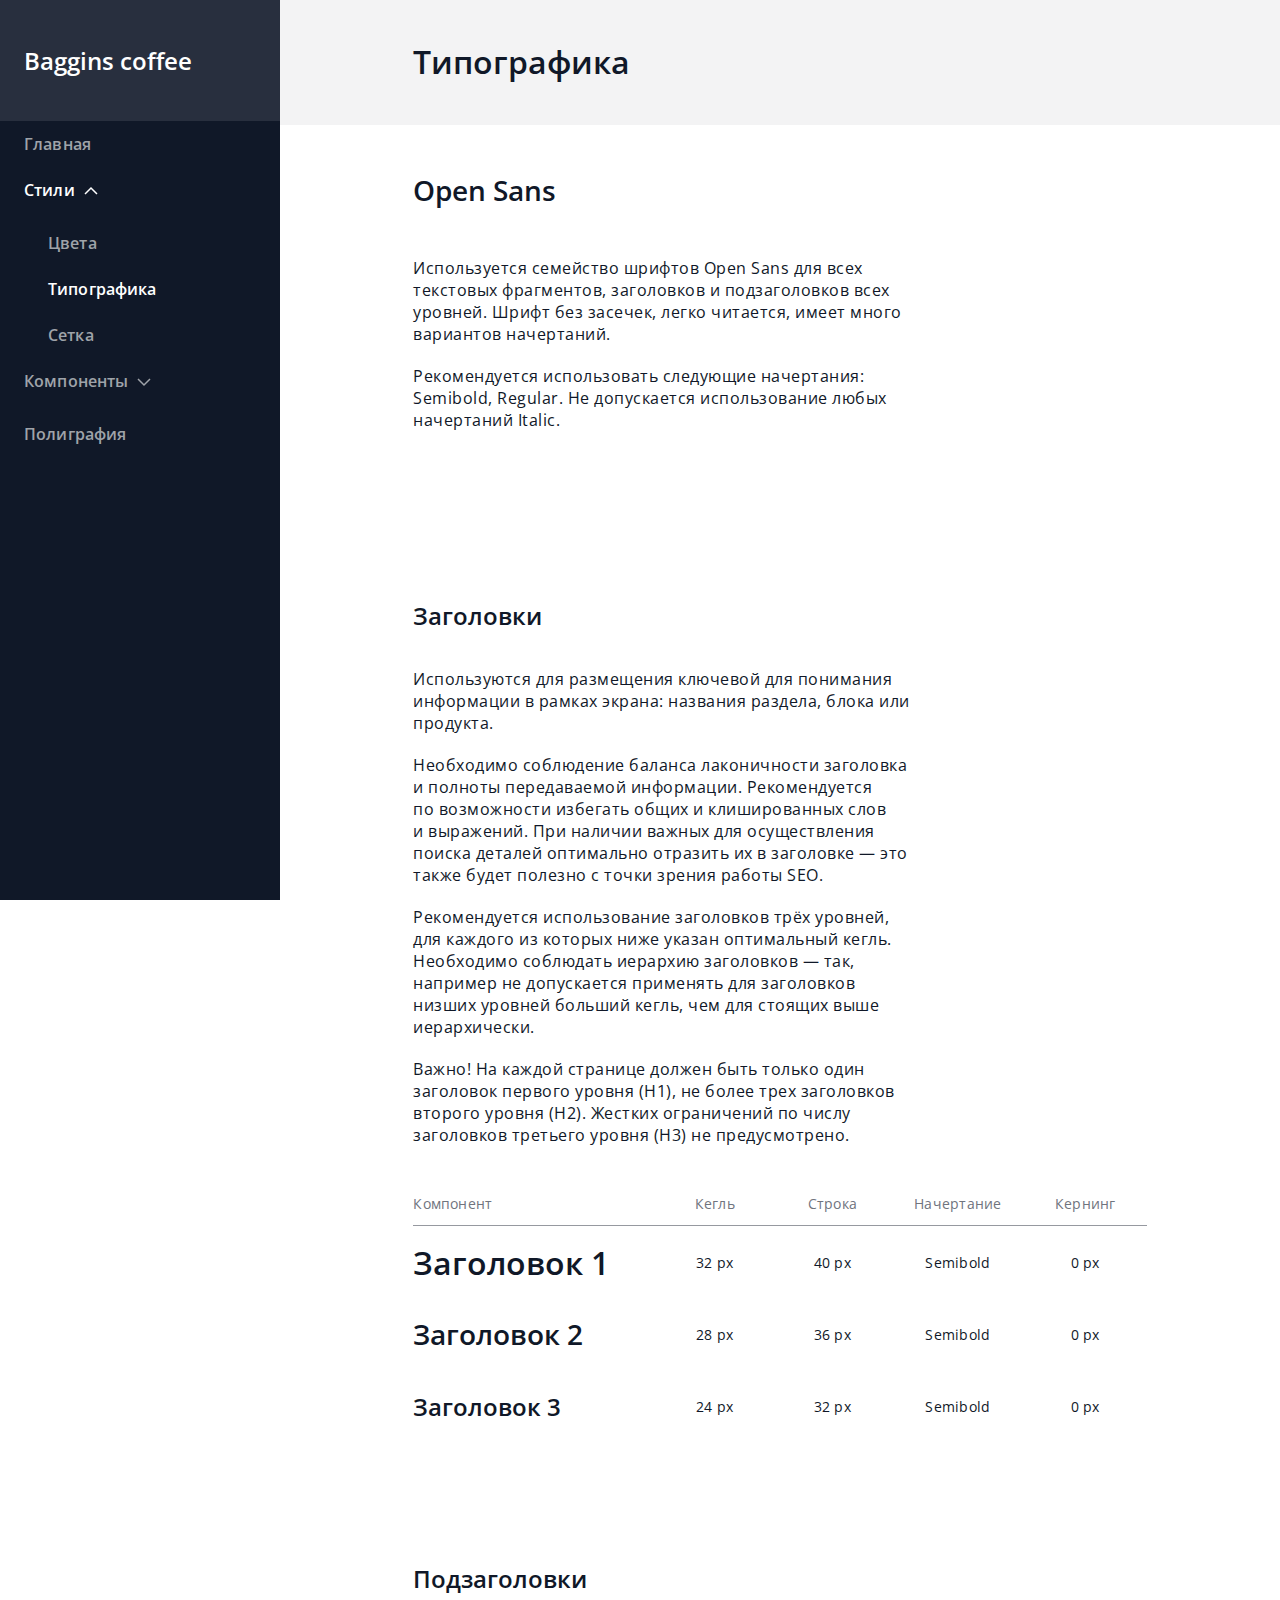
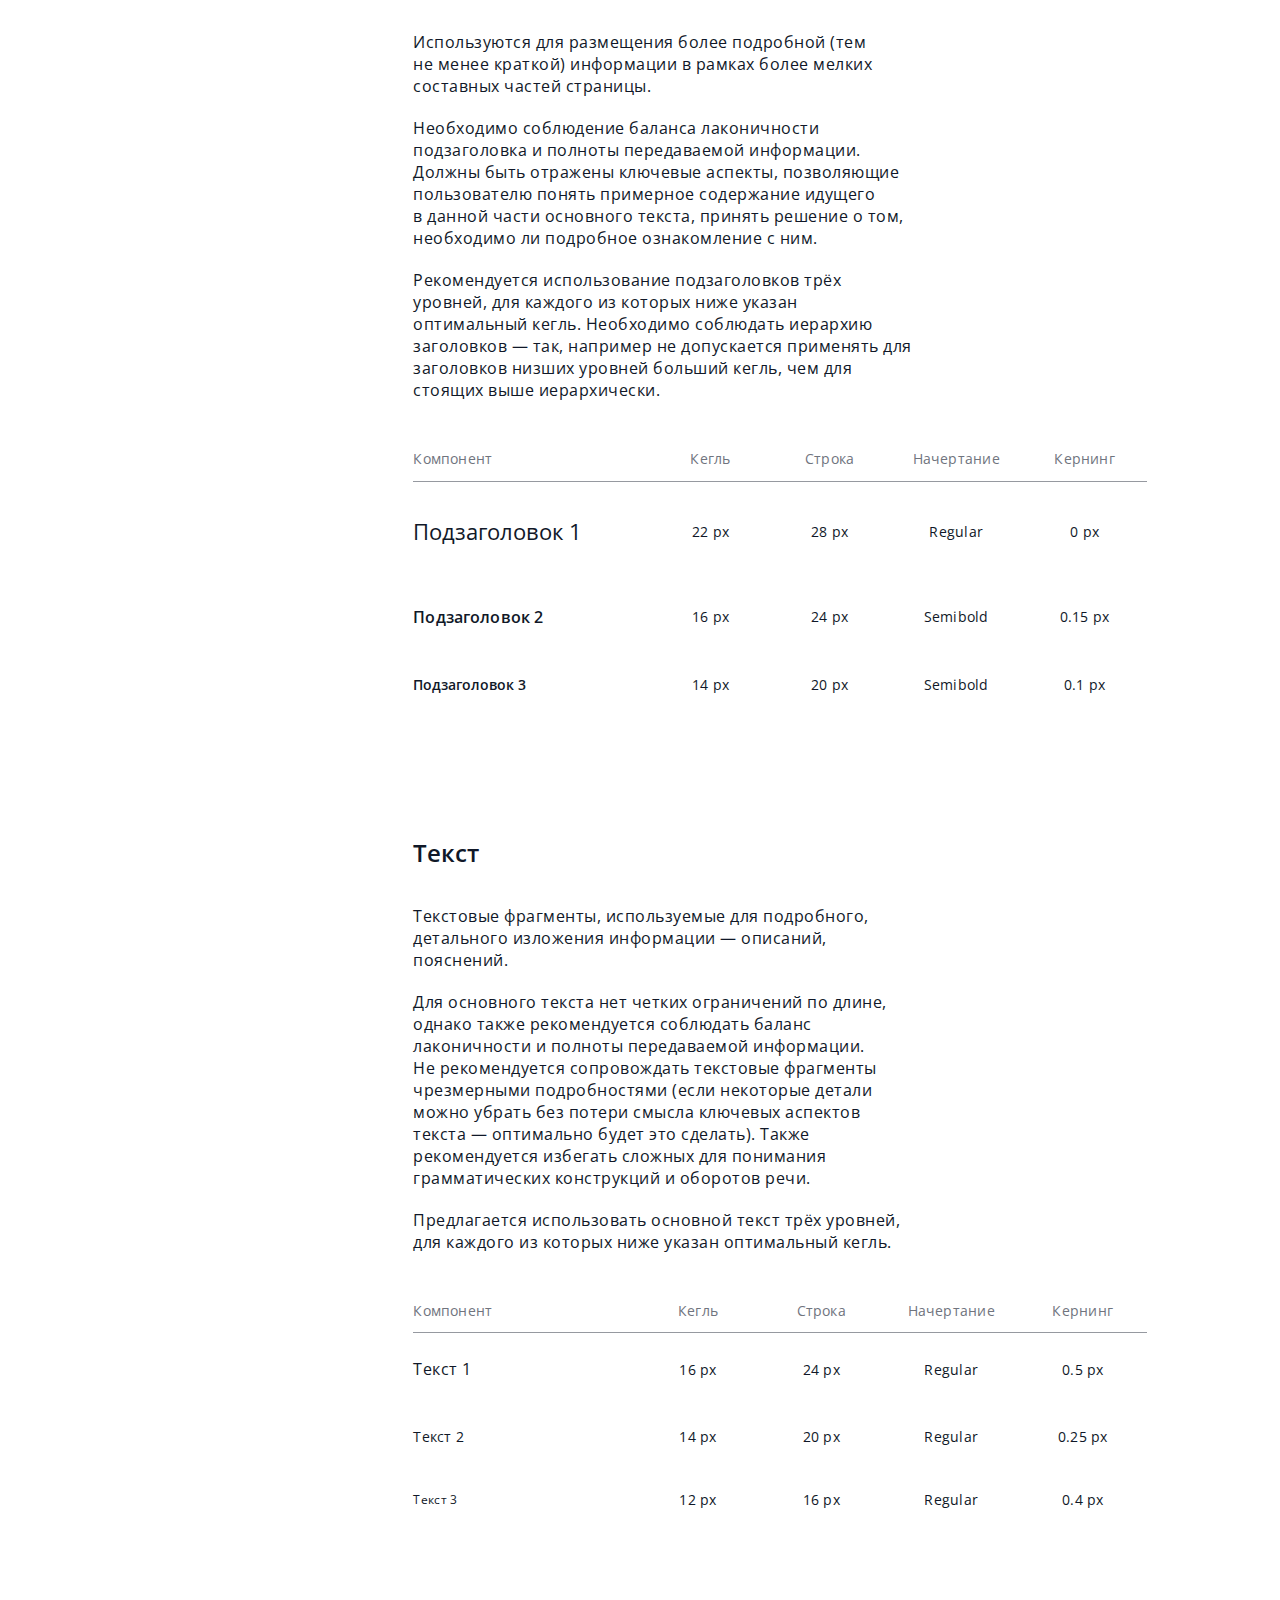
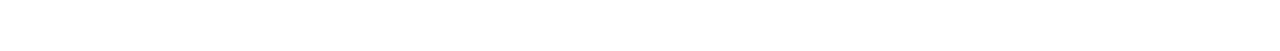
<file: html/font.html>
<!DOCTYPE html>
<html lang="ru">

<head>
    <meta charset="UTF-8">
    <meta name="author" content="Nikitina-Korkunova-Kan">
    <title>Типографика в дизайн-системе Baggins-coffee</title>
    <link rel="stylesheet" href="../styles.css">
</head>

<body>
    <nav class="menu">
        <ul>
            <li class="menu_logo" style="color: var(--white);">
                <a href="../index.html">
                    <h3 style="margin-bottom: 0;">Baggins coffee</h3>
                </a>
            </li>
            <a href="../index.html">
                <li class="menu_item title2">Главная</li>
            </a>

            <!--раскрывающийся пукт меню-->
            <details class="title2" open>
                <summary>
                    <li class="menu_item title2">
                        Стили
                    </li>
                </summary>
                <a href="colors.html">
                    <li class="submenu_item">Цвета</li>
                </a>
                <a href="#">
                    <li class="submenu_item active">Типографика</li>
                </a>
                <a href="grids.html">
                    <li class="submenu_item">Сетка</li>
                </a>
            </details>

            <details class="title2">
                <summary>
                    <li class="menu_item title2">
                        Компоненты
                    </li>
                </summary>
                <a href="buttons.html">
                    <li class="submenu_item">Кнопки</li>
                </a>
                <a href="checkboxes.html">
                    <li class="submenu_item">Чекбоксы</li>
                </a>
                <a href="inputs.html">
                    <li class="submenu_item">Текстовые поля</li>
                </a>
                <a href="chips.html">
                    <li class="submenu_item">Фишки</li>
                </a>
                <a href="menus.html">
                    <li class="submenu_item">Меню</li>
                </a>
                <a href="progress.html">
                    <li class="submenu_item">Прогресс</li>
                </a>
                <a href="switches.html">
                    <li class="submenu_item">Свитчи</li>
                </a>
                <a href="sliders.html">
                    <li class="submenu_item">Слайдер</li>
                </a>
                <a href="cards.html">
                    <li class="submenu_item">Карточка</li>
                </a>
            </details>
            <a href="poly.html">
                <li class="menu_item title2">Полиграфия</li>
            </a>
        </ul>
    </nav>


	<main>
		<section class="header">
			<h1>Типографика</h1>
		</section>
		<div class="chapter">
            <section class ="text_container">
	    		<h2>Open Sans</h2>
		    	<p class="body1">Используется семейство шрифтов Open Sans для всех текстовых фрагментов, заголовков и&nbsp;подзаголовков всех уровней. Шрифт без засечек, легко читается, имеет много вариантов начертаний.</p>
		    	<p class="body1" style="margin-bottom: 0">Рекомендуется использовать следующие начертания: Semibold, Regular. Не&nbsp;допускается использование любых начертаний Italic.</p>
		    </section>
        </div>
		
		<div class="chapter">
            <section class ="text_container">
    			<h3>Заголовки</h3> 	
    			<p class="body1">Используются для размещения ключевой для понимания информации в&nbsp;рамках экрана: названия раздела, блока или продукта.</p>
    			<p class="body1">Необходимо соблюдение баланса лаконичности заголовка и&nbsp;полноты передаваемой информации. Рекомендуется по&nbsp;возможности избегать общих и&nbsp;клишированных слов и&nbsp;выражений. При наличии важных для осуществления поиска деталей оптимально отразить их&nbsp;в&nbsp;заголовке&nbsp;&mdash; это также будет полезно с&nbsp;точки зрения работы SEO.</p>
    			<p class="body1">Рекомендуется использование заголовков трёх уровней, для каждого из&nbsp;которых ниже указан оптимальный кегль. Необходимо соблюдать иерархию заголовков&nbsp;&mdash; так, например не&nbsp;допускается применять для заголовков низших уровней больший кегль, чем для стоящих выше иерархически.</p>
	    		<p class="body1" style="margin-bottom: 0">Важно! На&nbsp;каждой странице должен быть только один заголовок первого уровня (H1), не&nbsp;более трех заголовков второго уровня (H2). Жестких ограничений по&nbsp;числу заголовков третьего уровня (H3) не&nbsp;предусмотрено.</p>
		    </section>
		<!--сюда таблица-->
		<table class = "table_component">
			<thead>
				<tr>
					<th class="body2">Компонент</th>
					<th class="body2">Кегль</th>
					<th class="body2">Строка</th>
					<th class="body2">Начертание</th>
					<th class="body2">Кернинг</th>
				</tr>
			</thead>
			<tbody>
				<tr>
					<td><h1>Заголовок 1</h1></td>
					<td class="body2">32 px</td>
					<td class="body2">40 px</td>
					<td class="body2">Semibold</td>
					<td class="body2">0 px</td>
				</tr>
				<tr>
					<td><h2 style = "margin-bottom: 0;">Заголовок 2</h2></td>
					<td class="body2">28 px</td>
					<td class="body2">36 px</td>
					<td class="body2">Semibold</td>
					<td class="body2">0 px</td>
				</tr>
				<tr>
					<td><h3 style = "margin-bottom: 0;">Заголовок 3</h3></td>
					<td class="body2">24 px</td>
					<td class="body2">32 px</td>
					<td class="body2">Semibold</td>
					<td class="body2">0 px</td>
				</tr>
			</tbody>
		</table>
        </div>

		<div class="chapter">
            <section class="text_container">
    			<h3>Подзаголовки</h3>
    			<p class="body1">Используются для размещения более подробной (тем не&nbsp;менее краткой) информации в&nbsp;рамках более мелких составных частей страницы.</p>
            	<p class="body1">Необходимо соблюдение баланса лаконичности подзаголовка и&nbsp;полноты передаваемой информации. Должны быть отражены ключевые аспекты, позволяющие пользователю понять примерное содержание идущего в&nbsp;данной части основного текста, принять решение о&nbsp;том, необходимо&nbsp;ли подробное ознакомление с&nbsp;ним.</p>
    			<p class="body1" style="margin-bottom: 0">Рекомендуется использование подзаголовков трёх уровней, для каждого из&nbsp;которых ниже указан оптимальный кегль. Необходимо соблюдать иерархию заголовков&nbsp;&mdash; так, например не&nbsp;допускается применять для заголовков низших уровней больший кегль, чем для стоящих выше иерархически.</p>
	    	</section>
        <!--сюда таблица-->
		<table class = "table_component">
			<thead>
				<tr>
					<th class="body2">Компонент</th>
					<th class="body2">Кегль</th>
					<th class="body2">Строка</th>
					<th class="body2">Начертание</th>
					<th class="body2">Кернинг</th>
				</tr>
			</thead>
			<tbody>
				<tr>
					<td class="title1" style = "margin-bottom: 0;">Подзаголовок 1</td>
					<td class="body2">22 px</td>
					<td class="body2">28 px</td>
					<td class="body2">Regular</td>
					<td class="body2">0 px</td>
				</tr>
				<tr>
					<td class="title2" style = "margin-bottom: 0;">Подзаголовок 2</td>
					<td class="body2">16 px</td>
					<td class="body2">24 px</td>
					<td class="body2">Semibold</td>
					<td class="body2">0.15 px</td>
				</tr>
				<tr>
					<td class="title3" style = "margin-bottom: 0;">Подзаголовок 3</td>
					<td class="body2">14 px</td>
					<td class="body2">20 px</td>
					<td class="body2">Semibold</td>
					<td class="body2">0.1 px</td>
				</tr>
			</tbody>
		</table>
        </div>

        <div class="chapter">
            <section class="text_container">
    			<h3>Текст</h3>
				<p class="body1">Текстовые фрагменты, используемые для подробного, детального изложения информации&nbsp;&mdash; описаний, пояснений.</p>
				<p class="body1">Для основного текста нет четких ограничений по&nbsp;длине, однако также рекомендуется соблюдать баланс лаконичности и&nbsp;полноты передаваемой информации. Не&nbsp;рекомендуется сопровождать текстовые фрагменты чрезмерными подробностями (если некоторые детали можно убрать без потери смысла ключевых аспектов текста&nbsp;&mdash; оптимально будет это сделать). Также рекомендуется избегать сложных для понимания грамматических конструкций и&nbsp;оборотов речи.</p>
				<p class="body1" style="margin-bottom: 0;">Предлагается использовать основной текст трёх уровней, для каждого из&nbsp;которых ниже указан оптимальный кегль.</p>
    		</section>	
		<table class = "table_component">
			<thead>
				<tr>
					<th class="body2">Компонент</th>
					<th class="body2">Кегль</th>
					<th class="body2">Строка</th>
					<th class="body2">Начертание</th>
					<th class="body2">Кернинг</th>
				</tr>
			</thead>
			<tbody>
				<tr>
					<td class="body1" style = "margin-bottom: 0;">Текст 1</td>
					<td class="body2">16 px</td>
					<td class="body2">24 px</td>
					<td class="body2">Regular</td>
					<td class="body2">0.5 px</td>
				</tr>
				<tr>
					<td class="body2" style = "margin-bottom: 0;">Текст 2</td>
					<td class="body2">14 px</td>
					<td class="body2">20 px</td>
					<td class="body2">Regular</td>
					<td class="body2">0.25 px</td>
				</tr>
				<tr>
					<td class="body3" style = "margin-bottom: 0;">Текст 3</td>
					<td class="body2">12 px</td>
					<td class="body2">16 px</td>
					<td class="body2">Regular</td>
					<td class="body2">0.4 px</td>
				</tr>
			</tbody>
		</table>
        </div>
		</div>

	</main>
</body>

</html>
</file>
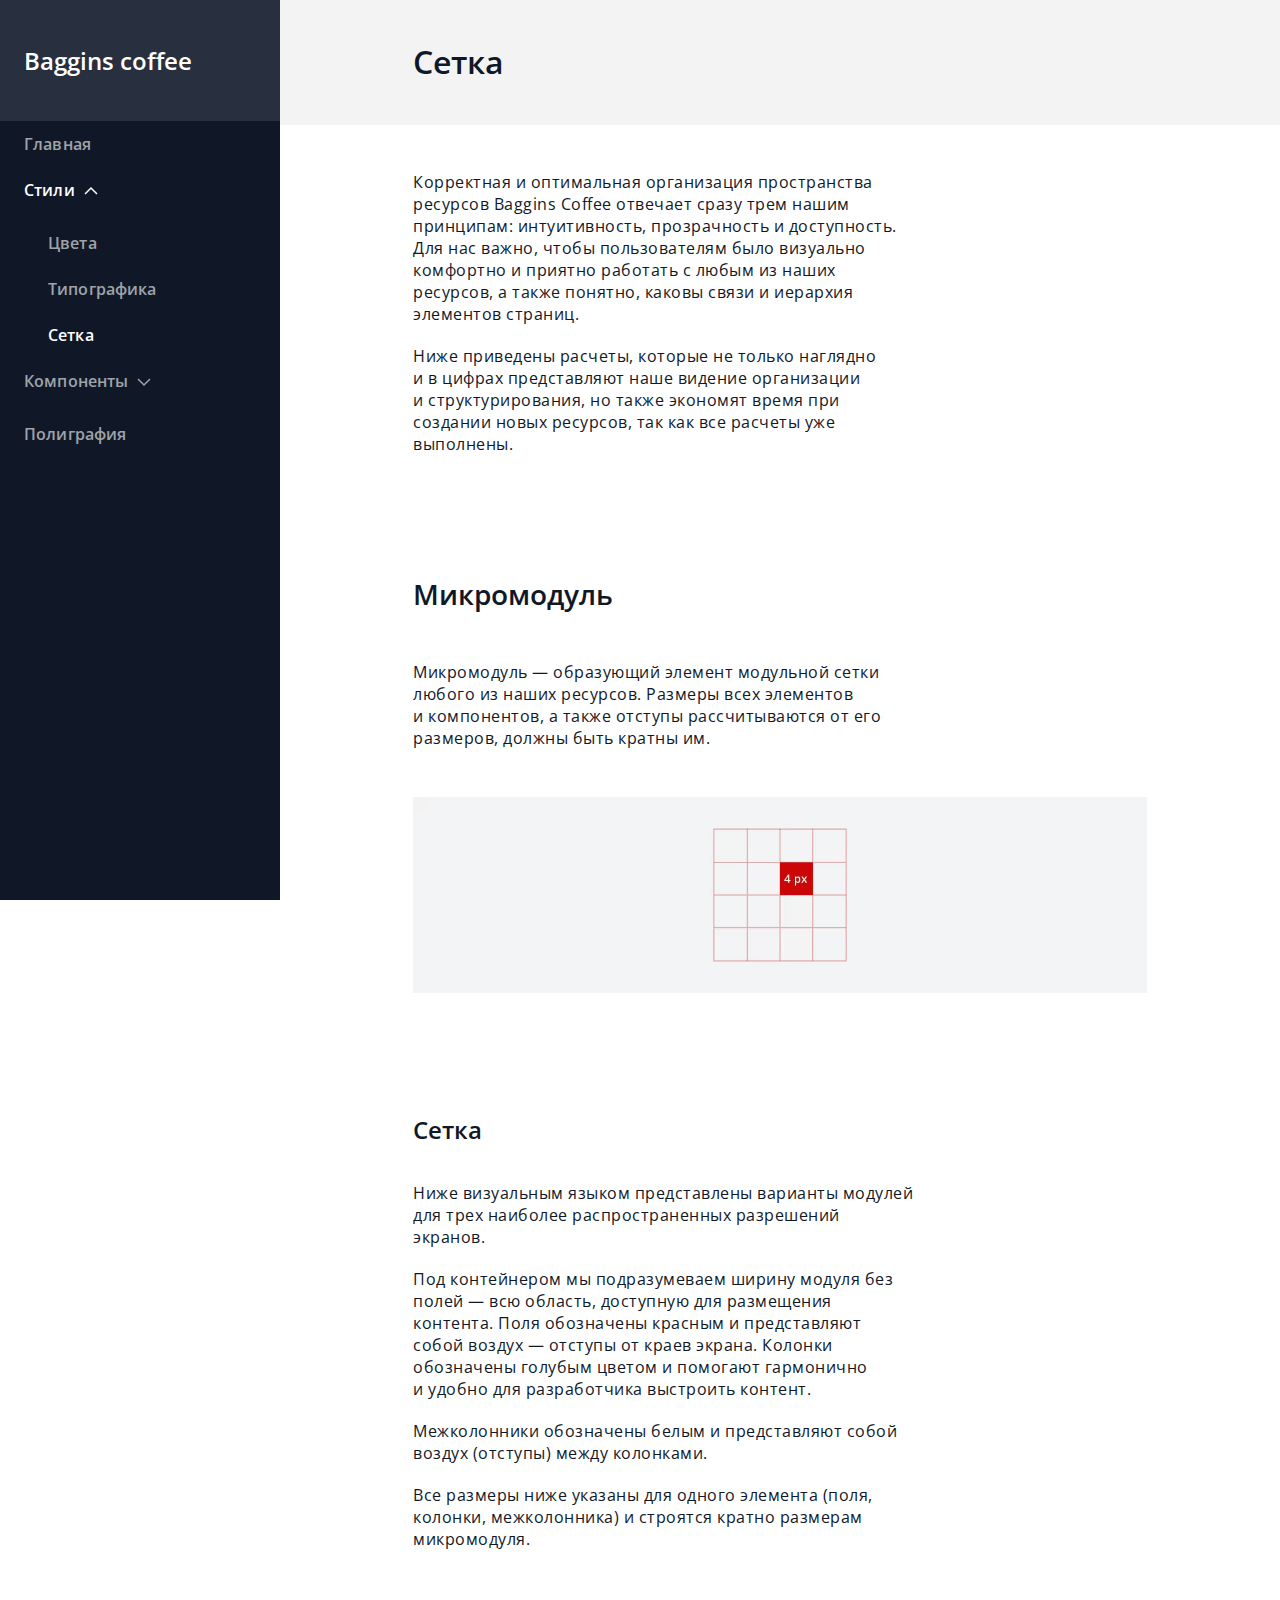
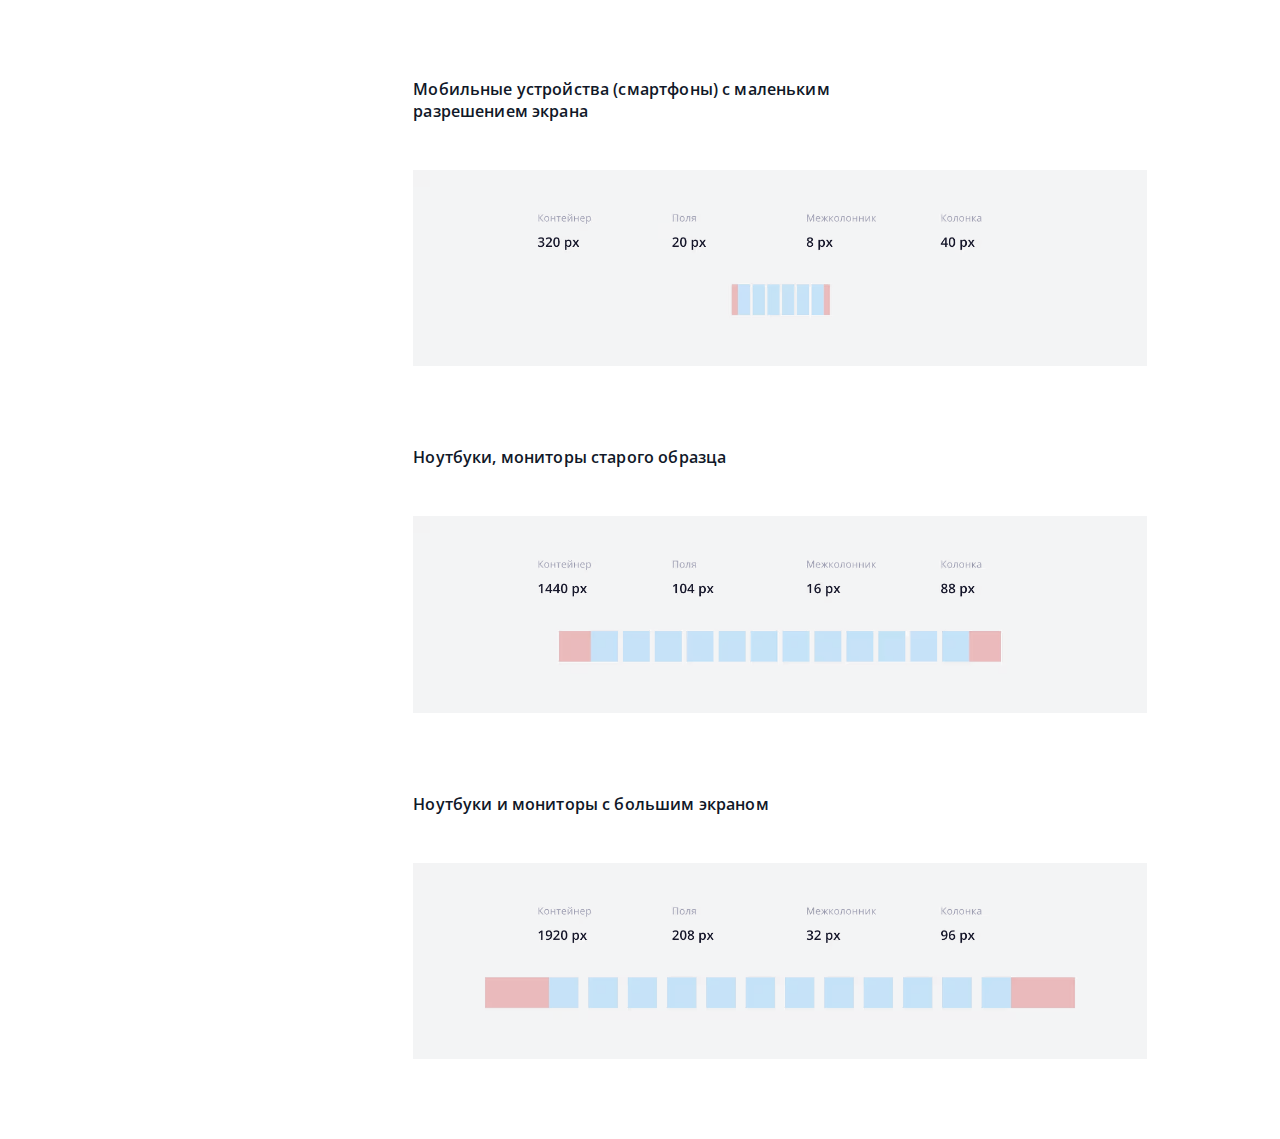
<file: html/grids.html>
<!DOCTYPE html>
<html lang="ru">

<head>
    <meta charset="UTF-8">
    <meta name="author" content="Nikitina-Korkunova-Kan">
    <title>Сетка в дизайн-системе Baggins-coffee</title>
    <link rel="stylesheet" href="../styles.css">
</head>

<body>
    <nav class="menu">
        <ul>
            <li class="menu_logo" style="color: var(--white);">
                <a href="../index.html">
                    <h3 style="margin-bottom: 0;">Baggins coffee</h3>
                </a>
            </li>
            <a href="../index.html">
                <li class="menu_item title2">Главная</li>
            </a>

            <!--раскрывающийся пукт меню-->
            <details class="title2" open>
                <summary>
                    <li class="menu_item title2">
                        Стили
                    </li>
                </summary>
                <a href="colors.html">
                    <li class="submenu_item">Цвета</li>
                </a>
                <a href="font.html">
                    <li class="submenu_item">Типографика</li>
                </a>
                <a href="#">
                    <li class="submenu_item active">Сетка</li>
                </a>
            </details>

            <details class="title2">
                <summary>
                    <li class="menu_item title2">
                        Компоненты
                    </li>
                </summary>
                <a href="buttons.html">
                    <li class="submenu_item">Кнопки</li>
                </a>
                <a href="checkboxes.html">
                    <li class="submenu_item">Чекбоксы</li>
                </a>
                <a href="inputs.html">
                    <li class="submenu_item">Текстовые поля</li>
                </a>
                <a href="chips.html">
                    <li class="submenu_item">Фишки</li>
                </a>
                <a href="menus.html">
                    <li class="submenu_item">Меню</li>
                </a>
                <a href="progress.html">
                    <li class="submenu_item">Прогресс</li>
                </a>
                <a href="switches.html">
                    <li class="submenu_item">Свитчи</li>
                </a>
                <a href="sliders.html">
                    <li class="submenu_item">Слайдер</li>
                </a>
                <a href="cards.html">
                    <li class="submenu_item">Карточка</li>
                </a>
            </details>
            <a href="poly.html">
                <li class="menu_item title2">Полиграфия</li>
            </a>
        </ul>
    </nav>

	<main>
		<section class="header">
			<h1>Сетка</h1>
		</section>

        <div class="chapter">
            <section class="text_container" style="margin-bottom: 0;">
                <p class="body1">Корректная и&nbsp;оптимальная организация пространства ресурсов Baggins Coffee отвечает сразу трем нашим принципам: интуитивность, прозрачность и&nbsp;доступность. Для нас важно, чтобы пользователям было визуально комфортно и&nbsp;приятно работать с&nbsp;любым из&nbsp;наших ресурсов, а&nbsp;также понятно, каковы связи и&nbsp;иерархия элементов страниц.</p>
                <p class="body1" style="margin-bottom: 0;">Ниже приведены расчеты, которые не&nbsp;только наглядно и&nbsp;в&nbsp;цифрах представляют наше видение организации и&nbsp;структурирования, но&nbsp;также экономят время при создании новых ресурсов, так как все расчеты уже выполнены.</p>
            </section>
        </div>

		<div class="chapter">
            <section class ="text_container">
		    	<h2>Микромодуль</h2>
			    <p class="body1" style="margin-bottom: 0">Микромодуль&nbsp;&mdash; образующий элемент модульной сетки любого из&nbsp;наших ресурсов. Размеры всех элементов и&nbsp;компонентов, а&nbsp;также отступы рассчитываются от&nbsp;его размеров, должны быть кратны&nbsp;им.</p>
			</section>
			<div class="auto_wrapper_row"><img src="../content/Grid.avif" alt=""></div>
		</div>
		
		<div class="chapter" style="margin-bottom: 5em;">
            <section class ="text_container">
		    	<h3>Сетка</h3> 	
		    	<p class="body1">Ниже визуальным языком представлены варианты модулей для трех наиболее распространенных разрешений экранов.</p>
			    <p class="body1">Под контейнером мы&nbsp;подразумеваем ширину модуля без полей&nbsp;&mdash; всю область, доступную для размещения контента. Поля обозначены красным и&nbsp;представляют собой воздух&nbsp;&mdash; отступы от&nbsp;краев экрана. Колонки обозначены голубым цветом и&nbsp;помогают гармонично и&nbsp;удобно для разработчика выстроить контент.</p>
                <p class="body1">Межколонники обозначены белым и&nbsp;представляют собой воздух (отступы) между колонками.</p>
                <p class="body1" style="margin-bottom: 0">Все размеры ниже указаны для одного элемента (поля, колонки, межколонника) и&nbsp;строятся кратно размерам микромодуля.</p>
		    </section>
        </div>  

		<div class="chapter chapter_img">
            <section class ="text_container" style="margin-bottom: 0;">
			    <p class="img_caption title2">Мобильные устройства (смартфоны) с маленьким разрешением экрана</p>
			</section>
			<div class="auto_wrapper_row"><img src="../content/Grid_mobile.avif" alt=""></div>
		</div>

        <div class="chapter chapter_img">
            <section class ="text_container" style="margin-bottom: 0;">
			    <p class="img_caption title2">Ноутбуки, мониторы старого образца</p>
			</section>
			<div class="auto_wrapper_row"><img src="../content/Grid_web_old.avif" alt=""></div>
		</div>

        <div class="chapter chapter_img">
            <section class ="text_container" style="margin-bottom: 0;">
			    <p class="img_caption title2">Ноутбуки и мониторы с большим экраном</p>
			</section>
			<div class="auto_wrapper_row"><img src="../content/Grid_web.avif" alt=""></div>
		</div>

	</main>
</body>

</html>
</file>
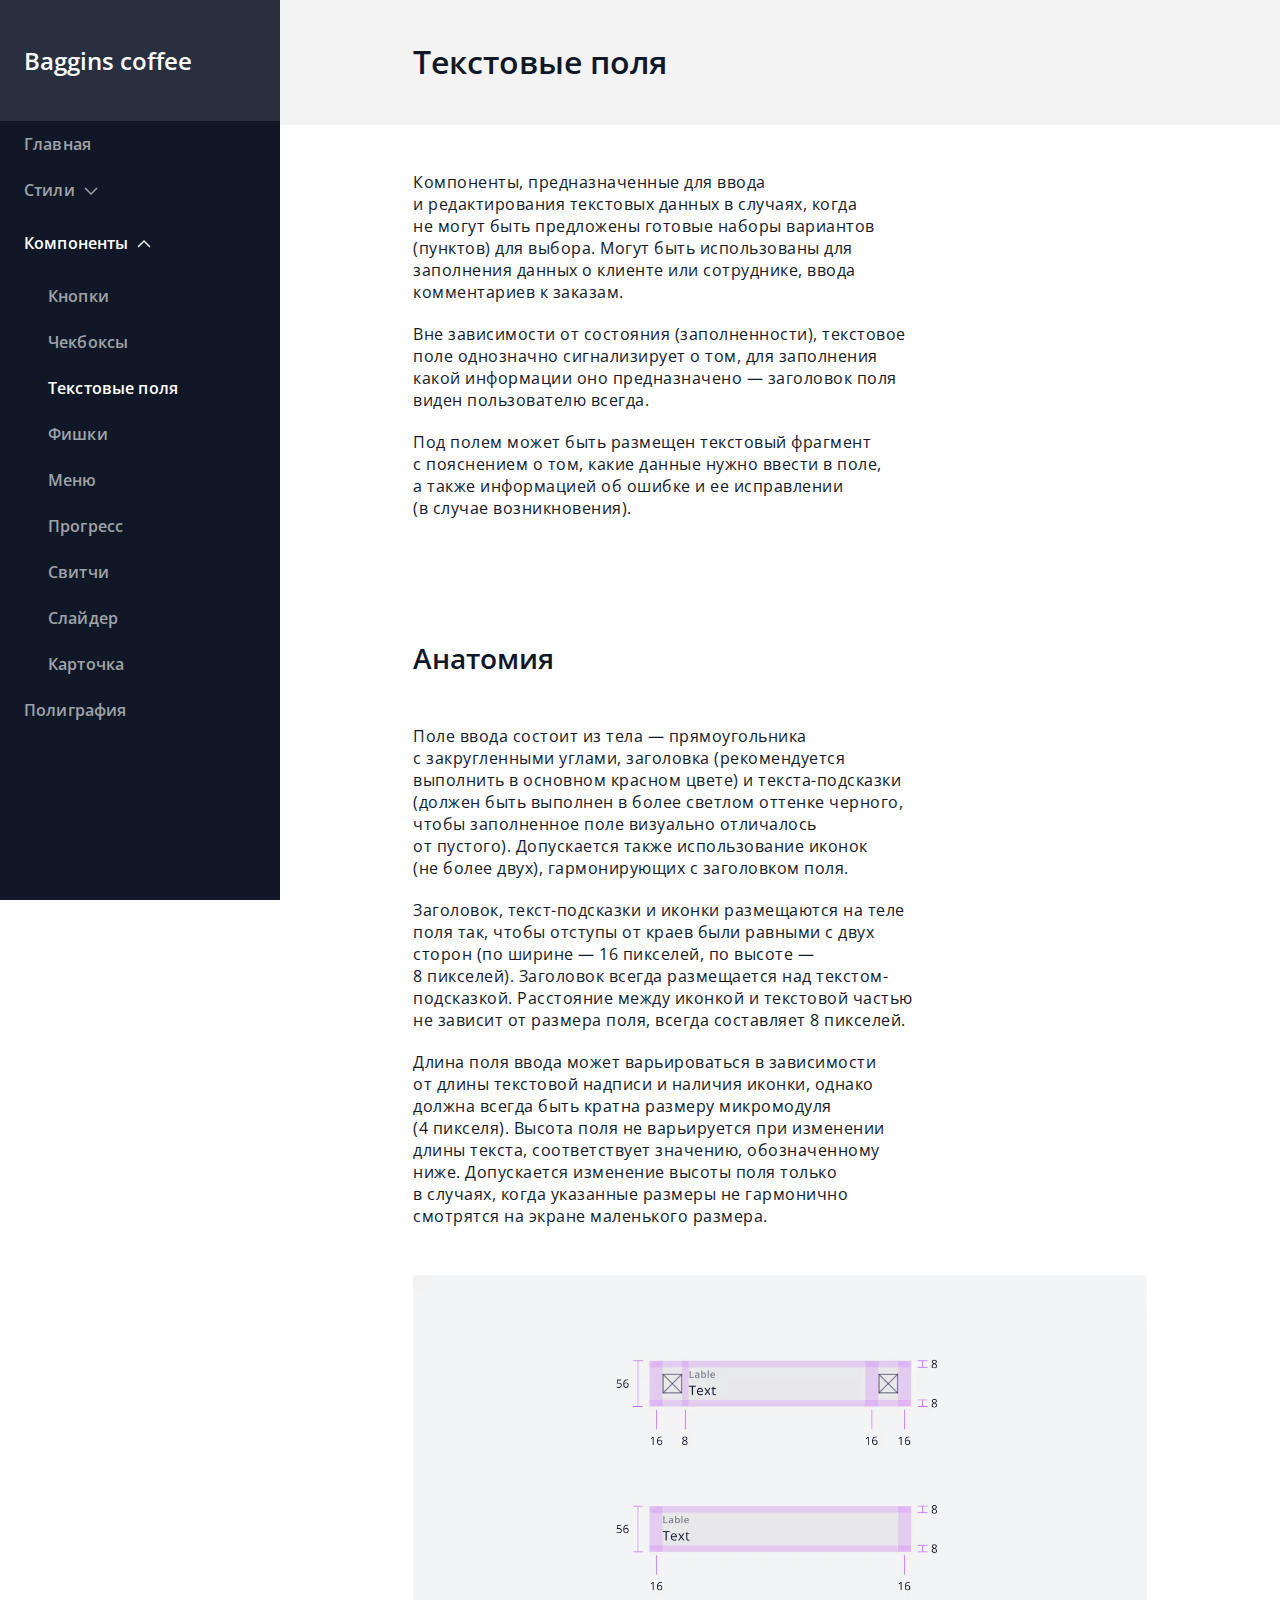
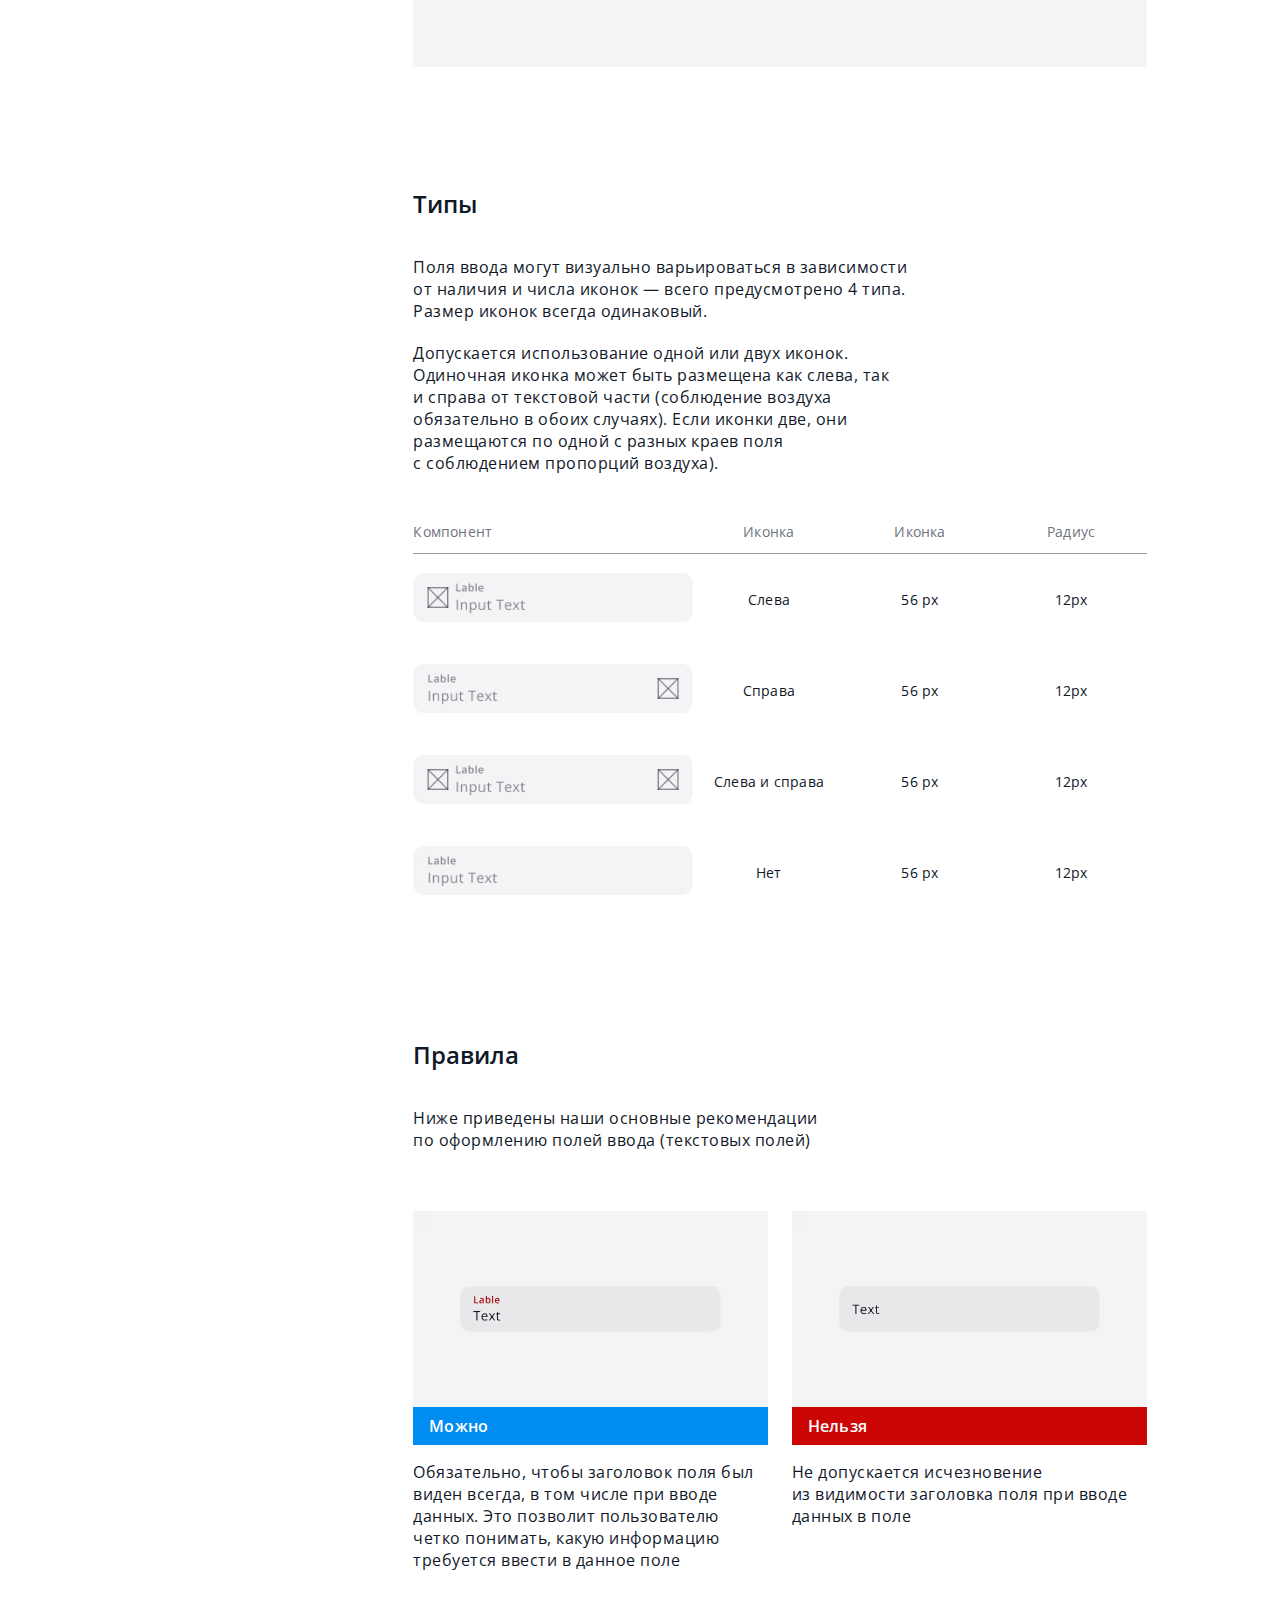
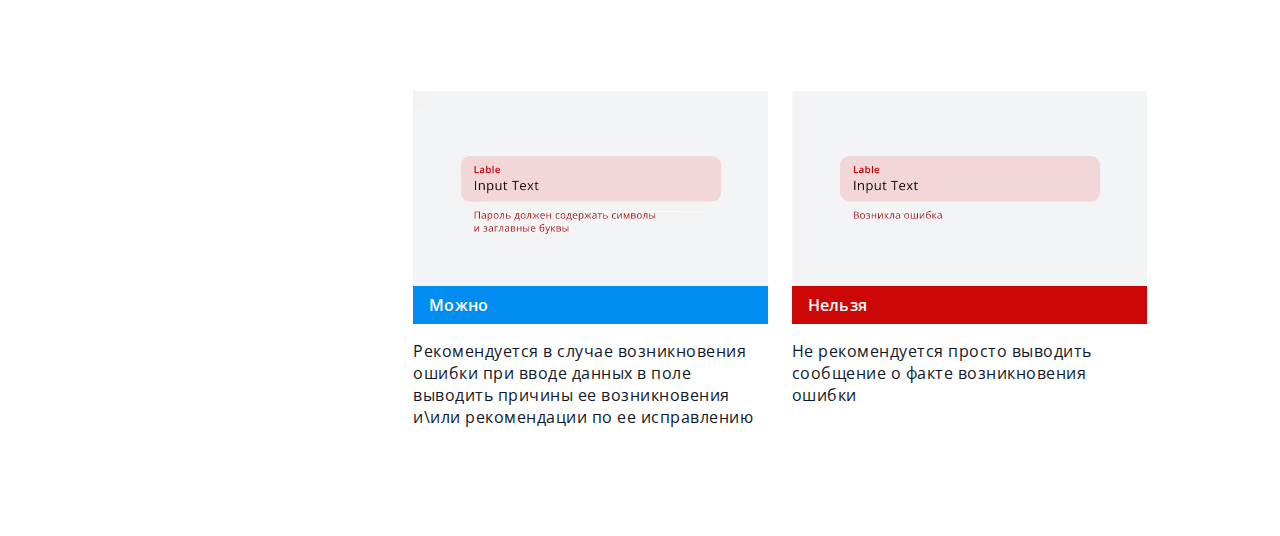
<file: html/inputs.html>
<!DOCTYPE html>
<html lang="ru">

<head>
    <meta charset="UTF-8">
    <meta name="author" content="Nikitina-Korkunova-Kan">
    <title>Текстовые поля в дизайн-системе Baggins-coffee</title>
    <link rel="stylesheet" href="../styles.css">
</head>

<body>
    <nav class="menu">
        <ul>
            <li class="menu_logo" style="color: var(--white);">
                <a href="../index.html">
                    <h3 style="margin-bottom: 0;">Baggins coffee</h3>
                </a>
            </li>
            <a href="../index.html">
                <li class="menu_item title2">Главная</li>
            </a>

            <!--раскрывающийся пукт меню-->
            <details class="title2">
                <summary>
                    <li class="menu_item title2">
                        Стили
                    </li>
                </summary>
                <a href="colors.html">
                    <li class="submenu_item">Цвета</li>
                </a>
                <a href="font.html">
                    <li class="submenu_item">Типографика</li>
                </a>
                <a href="grids.html">
                    <li class="submenu_item">Сетка</li>
                </a>
            </details>

            <details class="title2" open>
                <summary>
                    <li class="menu_item title2">
                        Компоненты
                    </li>
                </summary>
                <a href="buttons.html">
                    <li class="submenu_item">Кнопки</li>
                </a>
                <a href="checkboxes.html">
                    <li class="submenu_item">Чекбоксы</li>
                </a>
                <a href="#">
                    <li class="submenu_item active">Текстовые поля</li>
                </a>
                <a href="chips.html">
                    <li class="submenu_item">Фишки</li>
                </a>
                <a href="menus.html">
                    <li class="submenu_item">Меню</li>
                </a>
                <a href="progress.html">
                    <li class="submenu_item">Прогресс</li>
                </a>
                <a href="switches.html">
                    <li class="submenu_item">Свитчи</li>
                </a>
                <a href="sliders.html">
                    <li class="submenu_item">Слайдер</li>
                </a>
                <a href="cards.html">
                    <li class="submenu_item">Карточка</li>
                </a>
            </details>
            <a href="poly.html">
                <li class="menu_item title2">Полиграфия</li>
            </a>
        </ul>
    </nav>

	<main>
		<section class="header">
			<h1>Текстовые поля</h1>
		</section>

        <div class="chapter">
            <section class="text_container" style="margin-bottom: 0;">
                <p class="body1">Компоненты, предназначенные для ввода и&nbsp;редактирования текстовых данных в&nbsp;случаях, когда не&nbsp;могут быть предложены готовые наборы вариантов (пунктов) для выбора. Могут быть использованы для заполнения данных о&nbsp;клиенте или сотруднике, ввода комментариев к&nbsp;заказам.</p>
                <p class="body1">Вне зависимости от&nbsp;состояния (заполненности), текстовое поле однозначно сигнализирует о&nbsp;том, для заполнения какой информации оно предназначено&nbsp;&mdash; заголовок поля виден пользователю всегда.</p>
                <p class="body1" style="margin-bottom: 0;">Под полем может быть размещен текстовый фрагмент с&nbsp;пояснением о&nbsp;том, какие данные нужно ввести в&nbsp;поле, а&nbsp;также информацией об&nbsp;ошибке и&nbsp;ее&nbsp;исправлении (в&nbsp;случае возникновения).</p>
            </section>
        </div>

		<div class="chapter">
            <section class ="text_container">
		    	<h2>Анатомия</h2>
			    <p class="body1">Поле ввода состоит из&nbsp;тела&nbsp;&mdash; прямоугольника с&nbsp;закругленными углами, заголовка (рекомендуется выполнить в&nbsp;основном красном цвете) и&nbsp;текста-подсказки (должен быть выполнен в&nbsp;более светлом оттенке черного, чтобы заполненное поле визуально отличалось от&nbsp;пустого). Допускается также использование иконок (не&nbsp;более двух), гармонирующих с&nbsp;заголовком поля.</p>
                <p class="body1">Заголовок, текст-подсказки и&nbsp;иконки размещаются на&nbsp;теле поля так, чтобы отступы от&nbsp;краев были равными с&nbsp;двух сторон (по&nbsp;ширине&nbsp;&mdash; 16&nbsp;пикселей, по&nbsp;высоте&nbsp;&mdash; 8&nbsp;пикселей). Заголовок всегда размещается над текстом-подсказкой. Расстояние между иконкой и&nbsp;текстовой частью не&nbsp;зависит от&nbsp;размера поля, всегда составляет 8&nbsp;пикселей.</p>
                <p class="body1" style="margin-bottom: 0;">Длина поля ввода может варьироваться в&nbsp;зависимости от&nbsp;длины текстовой надписи и&nbsp;наличия иконки, однако должна всегда быть кратна размеру микромодуля (4&nbsp;пикселя). Высота поля не&nbsp;варьируется при изменении длины текста, соответствует значению, обозначенному ниже. Допускается изменение высоты поля только в&nbsp;случаях, когда указанные размеры не&nbsp;гармонично смотрятся на&nbsp;экране маленького размера.</p>
			</section>
			<div class="auto_wrapper_row"><img src="../content/Inputs.avif" alt="Анатомия кнопки. Высота - 48px, ширина зависит от размера текста внутри кнопки+боковые отступы (padding) по 56px каждый. Расстояние между иконкой и текстом - 8px."></div>
		</div>
		
		<div class="chapter">
            <section class ="text_container">
		    	<h3>Типы</h3> 	
		    	<p class="body1">Поля ввода могут визуально варьироваться в&nbsp;зависимости от&nbsp;наличия и&nbsp;числа иконок&nbsp;&mdash; всего предусмотрено 4&nbsp;типа. Размер иконок всегда одинаковый.</p>
			    <p class="body1" style="margin-bottom: 0">Допускается использование одной или двух иконок. Одиночная иконка может быть размещена как слева, так и&nbsp;справа от&nbsp;текстовой части (соблюдение воздуха обязательно в&nbsp;обоих случаях). Если иконки две, они размещаются по&nbsp;одной с&nbsp;разных краев поля с&nbsp;соблюдением пропорций воздуха).</p>
		    </section>
			<div class="auto_wrapper_row">
                <table class="table_component table_button">
                <thead>
                    <tr>
                        <th class="body2">Компонент</th>
                        <th class="body2">Иконка</th>
                        <th class="body2">Иконка</th>
						<th class="body2">Радиус</th>
                    </tr>
                </thead>
                <tbody>
                    <tr>
                        <td class="body2">
                            <img src="../content/Input.avif" alt="" style="width: 20em;">
                        </td>
						<td class="body2">Слева</td>
						<td class="body2">56 px</td>
						<td class="body2">12px</td>
                    </tr>
                    <tr>
                        <td class="body2">
                            <img src="../content/Input-1.avif" alt="" style="width: 20em;">
                        </td>
						<td class="body2">Справа</td>
						<td class="body2">56 px</td>
						<td class="body2">12px</td>
                    </tr>
                    <tr>
                        <td class="body2">
                            <img src="../content/Input-2.avif" alt="" style="width: 20em;">
                        </td>
						<td class="body2">Слева и справа</td>
						<td class="body2">56 px</td>
						<td class="body2">12px</td>
                    </tr>
					<tr>
                        <td class="body2">
                            <img src="../content/Input-3.avif" alt="" style="width: 20em;">
                        </td>
						<td class="body2">Нет</td>
						<td class="body2">56 px</td>
						<td class="body2">12px</td>
                    </tr>
                </tbody>
            	</table>
            </div>
        </div>

		<div class="chapter" style="margin-bottom: 0;">
            <section class="text_container">
			    <h3>Правила</h3>
                <p class="body1" style="margin-bottom: 0;">Ниже приведены наши основные рекомендации по&nbsp;оформлению полей ввода (текстовых полей)</p>
    		</section>
             <div class="auto_wrapper_row">
                <figure class="card">
                    <img src="../content/Input_good.avif" alt="Поле ввода с заголовком-подсказкой">
                    <figcaption class="title2 good">Можно</figcaption>
                    <p class="body1" style="margin-bottom: 0">Обязательно, чтобы заголовок поля был виден всегда, в&nbsp;том числе при вводе данных. Это позволит пользователю четко понимать, какую информацию требуется ввести в&nbsp;данное поле</p>
                </figure>
                <figure class="card">
                    <img src="../content/Input_bad_label.avif" alt="Поле ввода без заголовка">
                    <figcaption class="title2 bad">Нельзя</figcaption>
                    <p class="body1" style="margin-bottom: 0">Не&nbsp;допускается исчезновение из&nbsp;видимости заголовка поля при вводе данных в&nbsp;поле</p>
                </figure>
            </div>
			<div class="auto_wrapper_row">
                <figure class="card">
                    <img src="../content/Input_good_error.avif" alt="Поле вода с сообщением об ошибке с пояснениями">
                    <figcaption class="title2 good">Можно</figcaption>
                    <p class="body1" style="margin-bottom: 0">Рекомендуется в&nbsp;случае возникновения ошибки при вводе данных в&nbsp;поле выводить причины ее&nbsp;возникновения и\или рекомендации по&nbsp;ее&nbsp;исправлению</p>
                </figure>
                <figure class="card">
                    <img src="../content/Input_bad_error.avif" alt="Поле вода с сообщением об ошибке без пояснений">
                    <figcaption class="title2 bad">Нельзя</figcaption>
                    <p class="body1" style="margin-bottom: 0">Не&nbsp;рекомендуется просто выводить сообщение о&nbsp;факте возникновения ошибки</p>
                </figure>
            </div>              
        </div>

	</main>
</body>

</html>
</file>
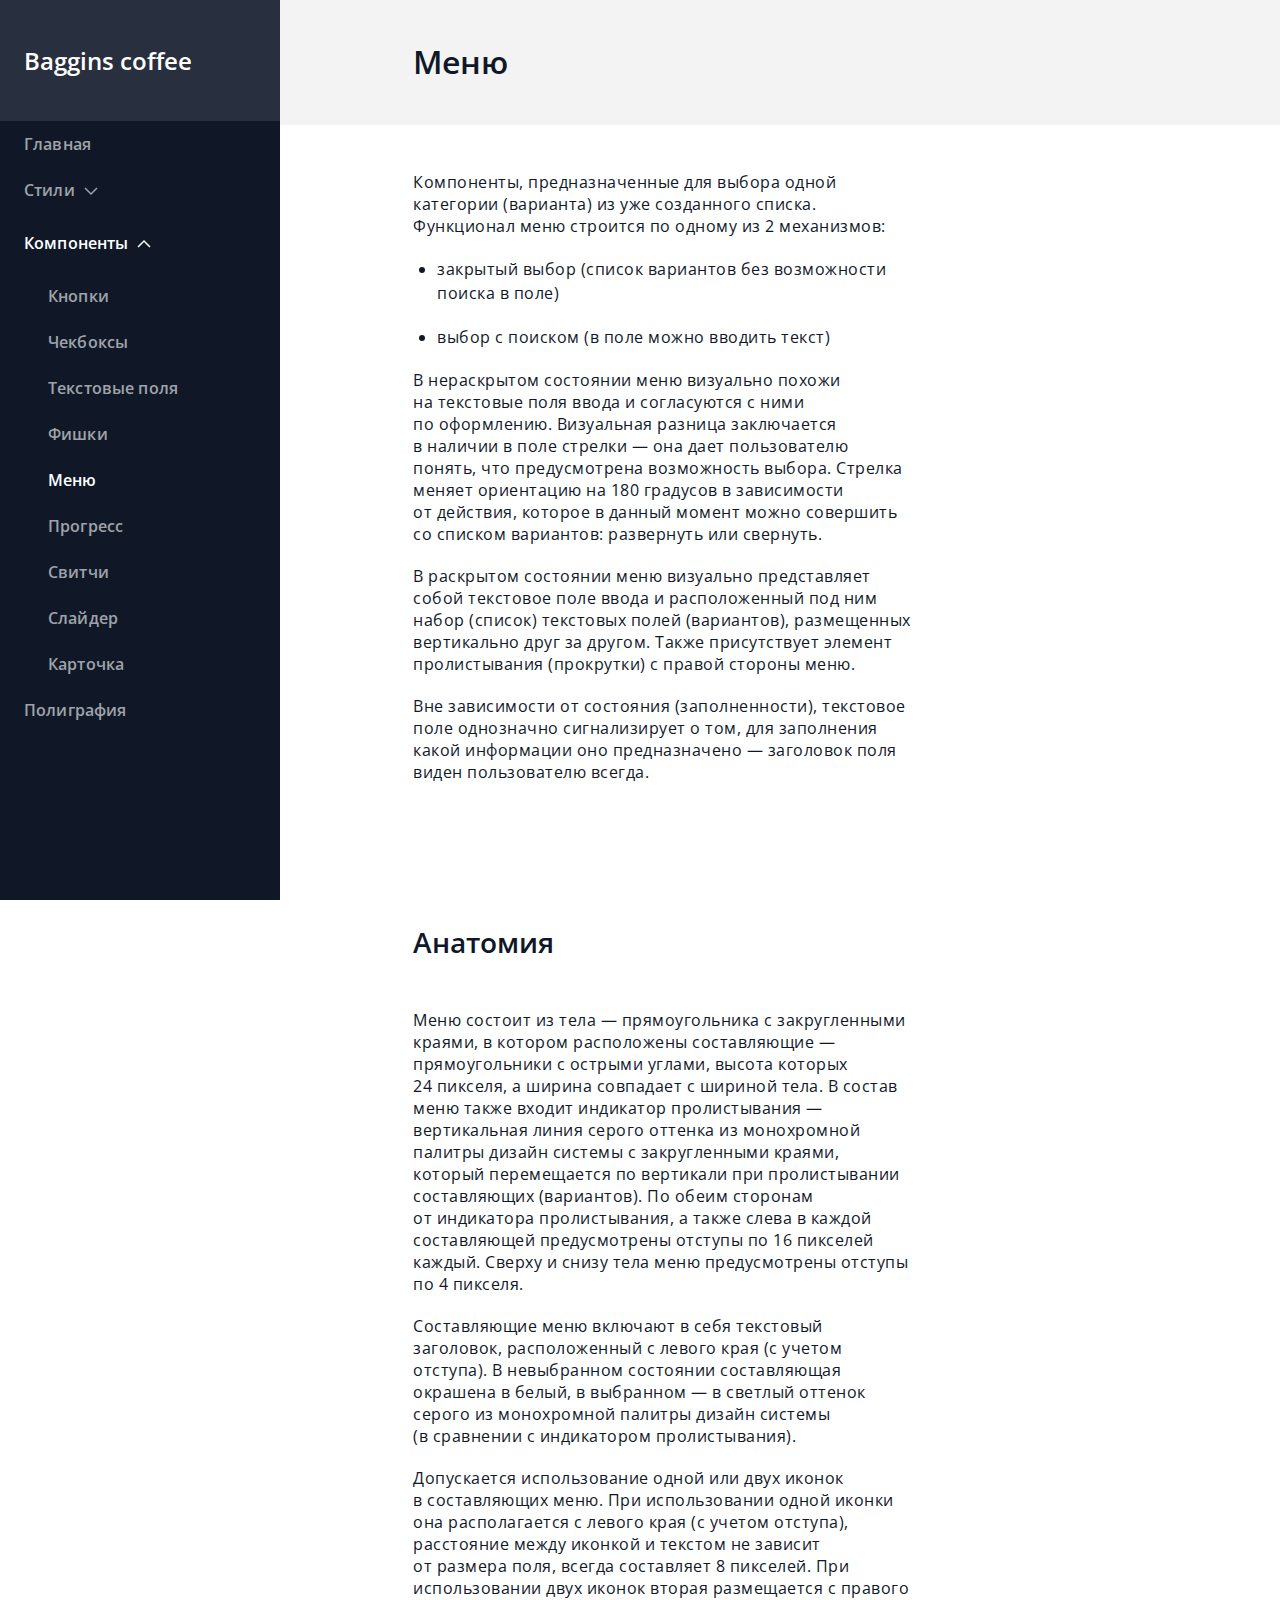
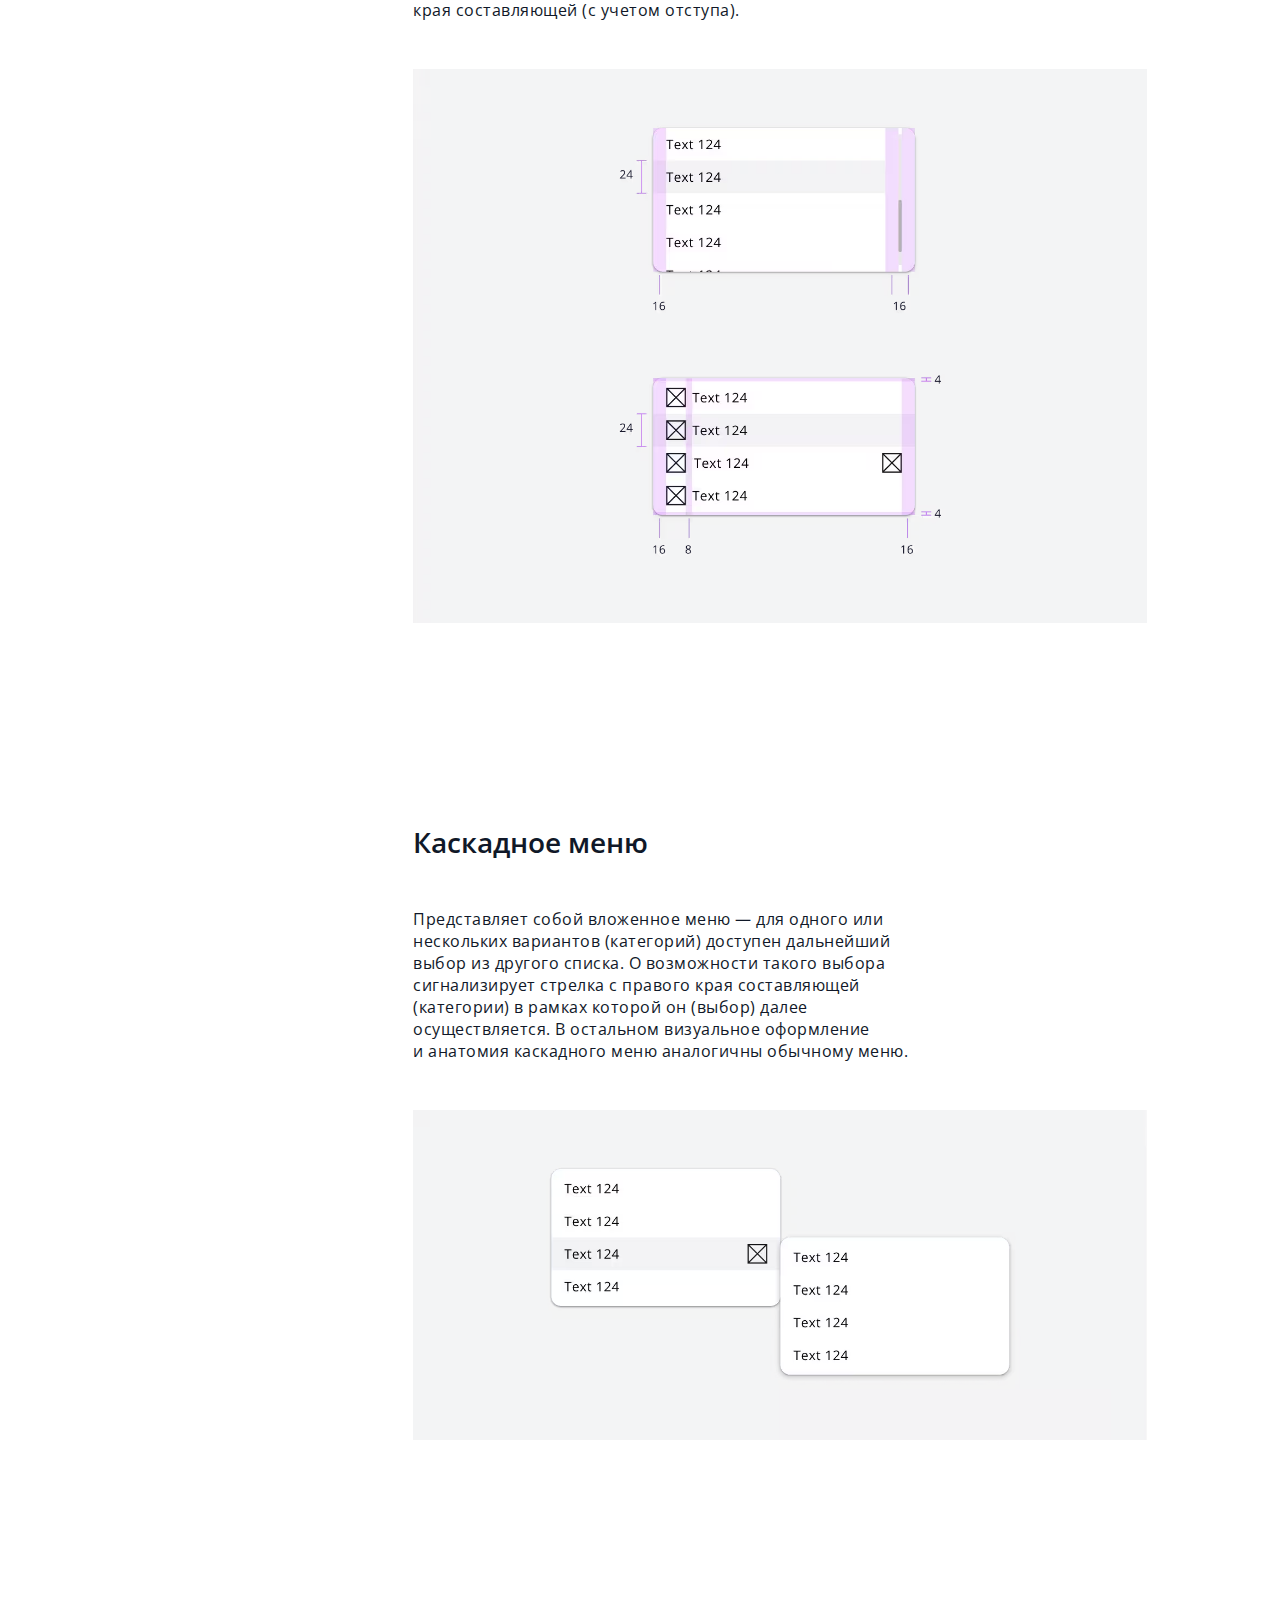
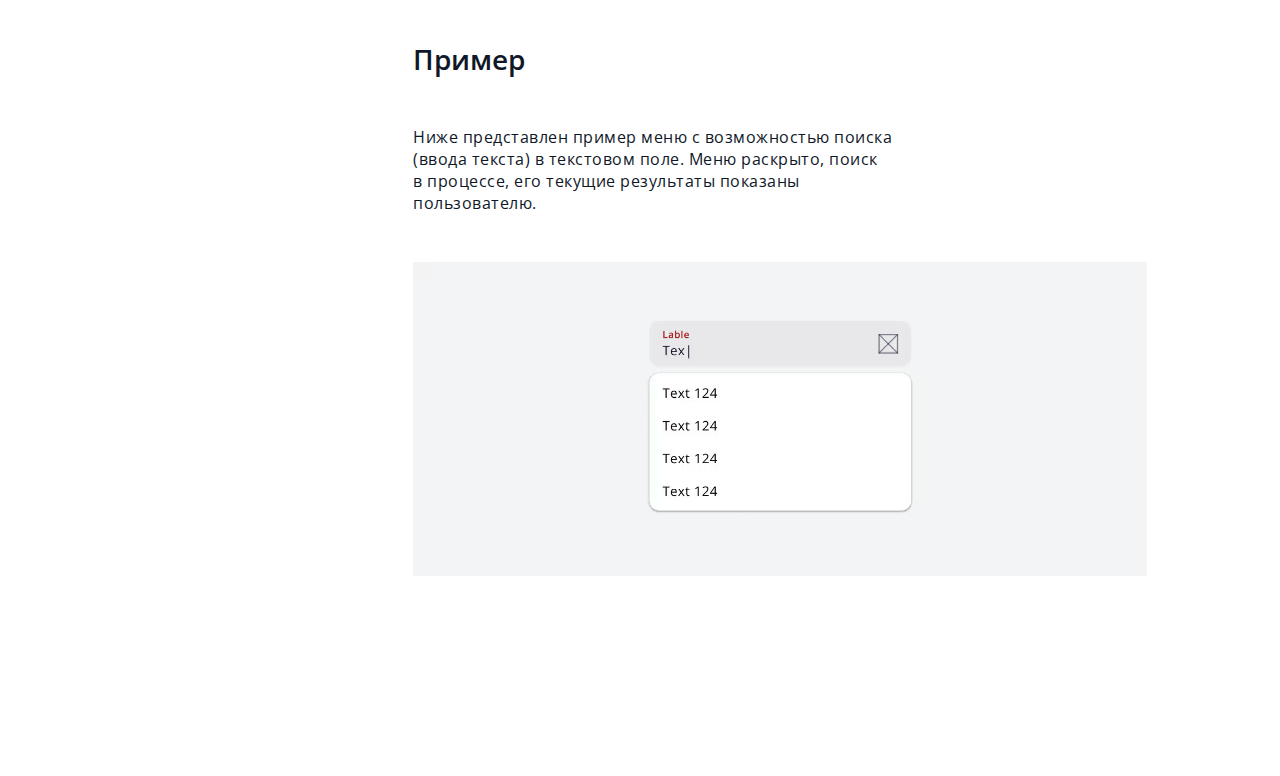
<file: html/menus.html>
<!DOCTYPE html>
<html lang="ru">

<head>
    <meta charset="UTF-8">
    <meta name="author" content="Nikitina-Korkunova-Kan">
    <title>Меню в дизайн-системе Baggins-coffee</title>
    <link rel="stylesheet" href="../styles.css">
</head>

<body>
    <nav class="menu">
        <ul>
            <li class="menu_logo" style="color: var(--white);">
                <a href="../index.html">
                    <h3 style="margin-bottom: 0;">Baggins coffee</h3>
                </a>
            </li>
            <a href="../index.html">
                <li class="menu_item title2">Главная</li>
            </a>

            <!--раскрывающийся пукт меню-->
            <details class="title2">
                <summary>
                    <li class="menu_item title2">
                        Стили
                    </li>
                </summary>
                <a href="colors.html">
                    <li class="submenu_item">Цвета</li>
                </a>
                <a href="font.html">
                    <li class="submenu_item">Типографика</li>
                </a>
                <a href="grids.html">
                    <li class="submenu_item">Сетка</li>
                </a>
            </details>

            <details class="title2" open>
                <summary>
                    <li class="menu_item title2">
                        Компоненты
                    </li>
                </summary>
                <a href="buttons.html">
                    <li class="submenu_item">Кнопки</li>
                </a>
                <a href="checkboxes.html">
                    <li class="submenu_item">Чекбоксы</li>
                </a>
                <a href="inputs.html">
                    <li class="submenu_item">Текстовые поля</li>
                </a>
                <a href="chips.html">
                    <li class="submenu_item">Фишки</li>
                </a>
                <a href="#">
                    <li class="submenu_item active">Меню</li>
                </a>
                <a href="progress.html">
                    <li class="submenu_item">Прогресс</li>
                </a>
                <a href="switches.html">
                    <li class="submenu_item">Свитчи</li>
                </a>
                <a href="sliders.html">
                    <li class="submenu_item">Слайдер</li>
                </a>
                <a href="cards.html">
                    <li class="submenu_item">Карточка</li>
                </a>
            </details>
            <a href="poly.html">
                <li class="menu_item title2">Полиграфия</li>
            </a>
        </ul>
    </nav>

	<main>
		<section class="header">
			<h1>Меню</h1>
		</section>

        <div class="chapter">
            <section class="text_container" style="margin-bottom: 0;">
                <p class="body1">Компоненты, предназначенные для выбора одной категории (варианта) из&nbsp;уже созданного списка. Функционал меню строится по&nbsp;одному из&nbsp;2&nbsp;механизмов:</p>
                <ul>
                    <li class="body1">закрытый выбор (список вариантов без возможности поиска в&nbsp;поле)</li>
                    <li class="body1">выбор с&nbsp;поиском (в&nbsp;поле можно вводить текст)</li>
                </ul>
                <p class="body1">В&nbsp;нераскрытом состоянии меню визуально похожи на&nbsp;текстовые поля ввода и&nbsp;согласуются с&nbsp;ними по&nbsp;оформлению. Визуальная разница заключается в&nbsp;наличии в&nbsp;поле стрелки&nbsp;&mdash; она дает пользователю понять, что предусмотрена возможность выбора. Стрелка меняет ориентацию на&nbsp;180 градусов в&nbsp;зависимости от&nbsp;действия, которое в&nbsp;данный момент можно совершить со&nbsp;списком вариантов: развернуть или свернуть.</p>
                <p class="body1">В&nbsp;раскрытом состоянии меню визуально представляет собой текстовое поле ввода и&nbsp;расположенный под ним набор (список) текстовых полей (вариантов), размещенных вертикально друг за&nbsp;другом. Также присутствует элемент пролистывания (прокрутки) с&nbsp;правой стороны меню.</p>
                <p class="body1">Вне зависимости от состояния (заполненности), текстовое поле однозначно сигнализирует о том, для заполнения какой информации оно предназначено — заголовок поля виден пользователю всегда. </p>
            </section>
        </div>

		<div class="chapter">
            <section class ="text_container">
		    	<h2>Анатомия</h2>
			    <p class="body1">Меню состоит из&nbsp;тела&nbsp;&mdash; прямоугольника с&nbsp;закругленными краями, в&nbsp;котором расположены составляющие&nbsp;&mdash; прямоугольники с&nbsp;острыми углами, высота которых 24&nbsp;пикселя, а&nbsp;ширина совпадает с&nbsp;шириной тела. В&nbsp;состав меню также входит индикатор пролистывания&nbsp;&mdash; вертикальная линия серого оттенка из&nbsp;монохромной палитры дизайн системы с&nbsp;закругленными краями, который перемещается по&nbsp;вертикали при пролистывании составляющих (вариантов). По&nbsp;обеим сторонам от&nbsp;индикатора пролистывания, а&nbsp;также слева в&nbsp;каждой составляющей предусмотрены отступы по&nbsp;16&nbsp;пикселей каждый. Сверху и&nbsp;снизу тела меню предусмотрены отступы по&nbsp;4&nbsp;пикселя.</p>
			    <p class="body1">Составляющие меню включают в&nbsp;себя текстовый заголовок, расположенный с&nbsp;левого края (с&nbsp;учетом отступа). В&nbsp;невыбранном состоянии составляющая окрашена в&nbsp;белый, в&nbsp;выбранном&nbsp;&mdash; в&nbsp;светлый оттенок серого из&nbsp;монохромной палитры дизайн системы (в&nbsp;сравнении с&nbsp;индикатором пролистывания).</p>
                <p class="body1" style="margin-bottom: 0">Допускается использование одной или двух иконок в&nbsp;составляющих меню. При использовании одной иконки она располагается с&nbsp;левого края (с&nbsp;учетом отступа), расстояние между иконкой и&nbsp;текстом не&nbsp;зависит от&nbsp;размера поля, всегда составляет 8&nbsp;пикселей. При использовании двух иконок вторая размещается с&nbsp;правого края составляющей (с&nbsp;учетом отступа).</p>
			</section>
			<div class="auto_wrapper_row"><img class="chapter_img" src="../content/Menu.avif" alt=""></div>
		</div>

        <div class="chapter">
            <section class ="text_container">
		    	<h2>Каскадное меню</h2>
			    <p class="body1" style="margin-bottom: 0">Представляет собой вложенное меню&nbsp;&mdash; для одного или нескольких вариантов (категорий) доступен дальнейший выбор из&nbsp;другого списка. О&nbsp;возможности такого выбора сигнализирует стрелка с&nbsp;правого края составляющей (категории) в&nbsp;рамках которой&nbsp;он (выбор) далее осуществляется. В&nbsp;остальном визуальное оформление и&nbsp;анатомия каскадного меню аналогичны обычному меню.</p>
			</section>
			<div class="auto_wrapper_row"><img class="chapter_img" src="../content/Menu_cascade.avif" alt=""></div>
		</div>

        <div class="chapter">
            <section class ="text_container">
		    	<h2>Пример</h2>
			    <p class="body1" style="margin-bottom: 0">Ниже представлен пример меню с&nbsp;возможностью поиска (ввода текста) в&nbsp;текстовом поле. Меню раскрыто, поиск в&nbsp;процессе, его текущие результаты показаны пользователю.</p>
			</section>
			<div class="auto_wrapper_row"><img class="chapter_img" src="../content/Menu_example.avif" alt=""></div>
		</div>
		
        
	</main>
</body>

</html>
</file>
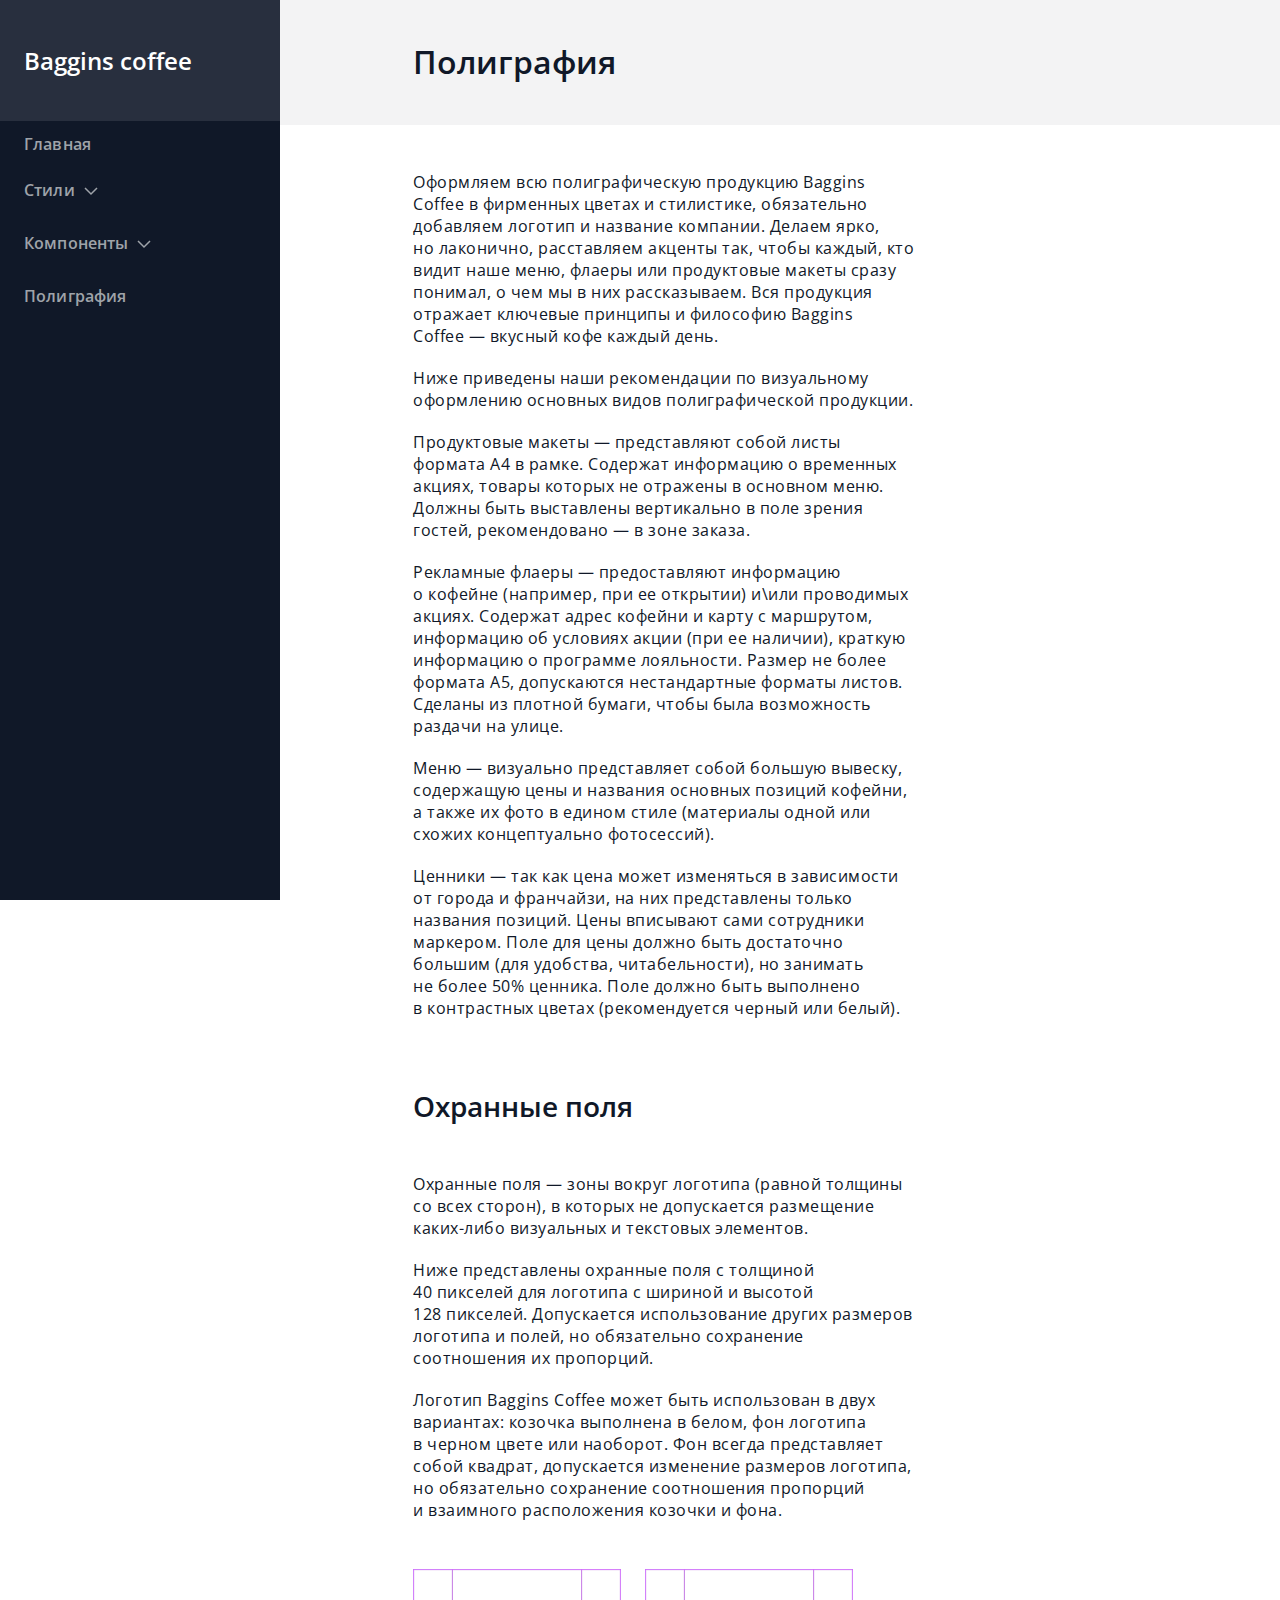
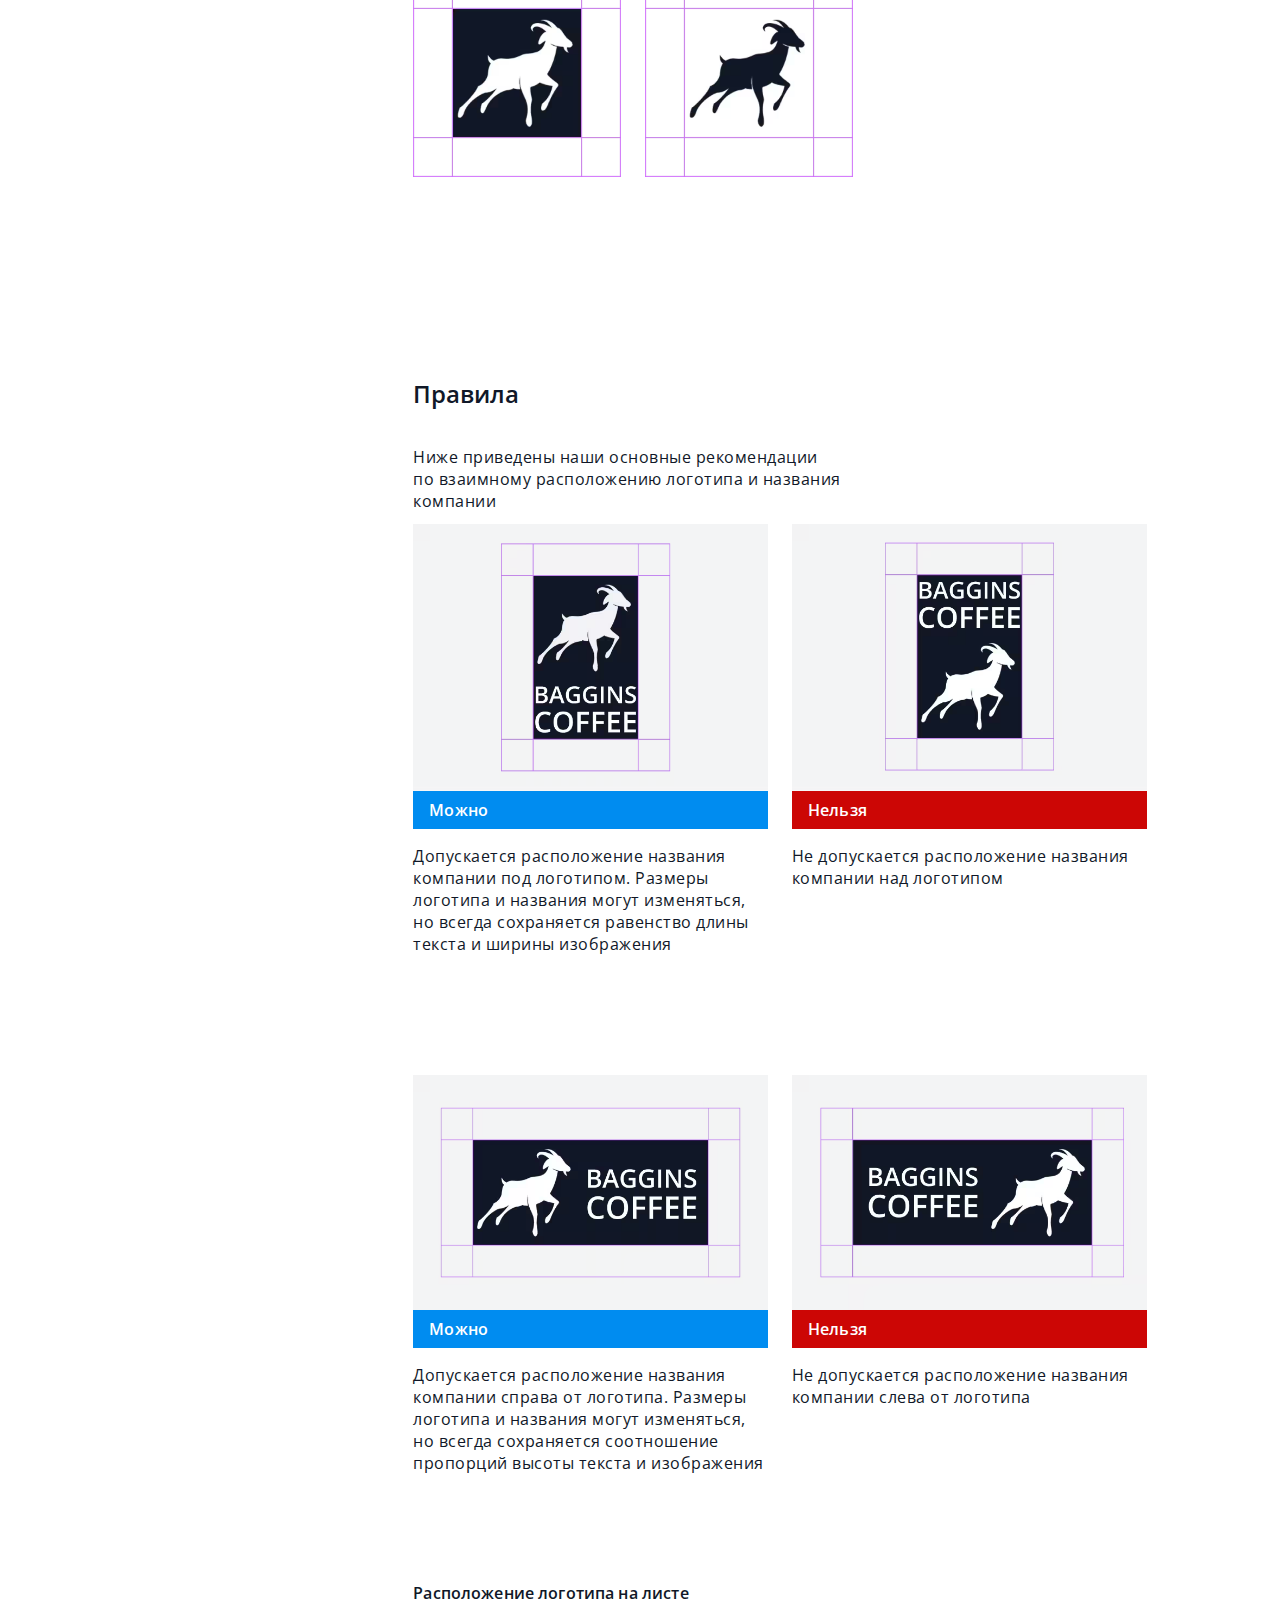
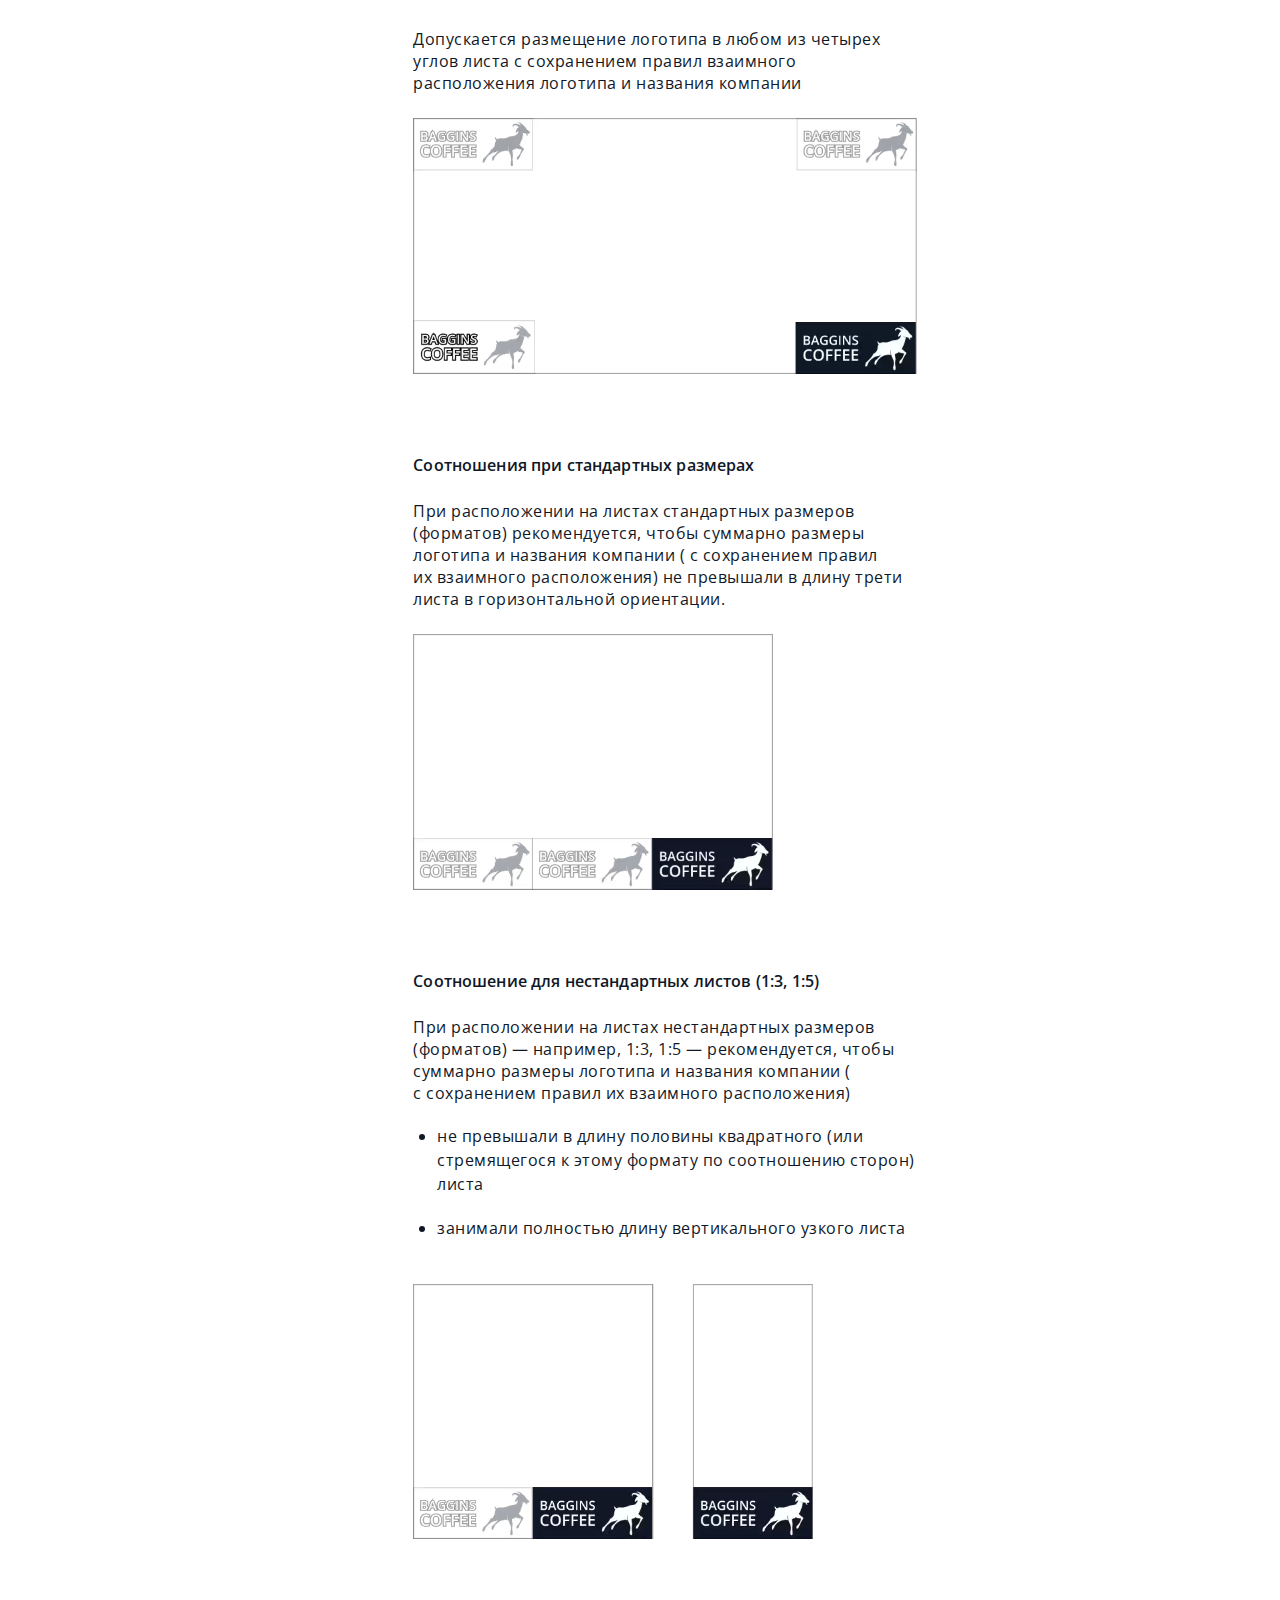
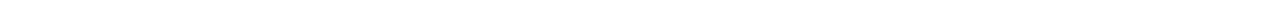
<file: html/poly.html>
<!DOCTYPE html>
<html lang="ru">

<head>
    <meta charset="UTF-8">
    <meta name="author" content="Nikitina-Korkunova-Kan">
    <title>Полиграфия</title>
    <link rel="stylesheet" href="../styles.css">
</head>

<body>
    <nav class="menu">
        <ul>
            <li class="menu_logo" style="color: var(--white);">
                <a href="../index.html">
                    <h3 style="margin-bottom: 0;">Baggins coffee</h3>
                </a>
            </li>
            <a href="../index.html">
                <li class="menu_item title2">Главная</li>
            </a>
            <!--раскрывающийся пукт меню-->
            <details class="title2">
                <summary>
                    <li class="menu_item title2">
                        Стили
                    </li>
                </summary>
                <a href="colors.html">
                    <li class="submenu_item">Цвета</li>
                </a>
                <a href="font.html">
                    <li class="submenu_item">Типографика</li>
                </a>
                <a href="grids.html">
                    <li class="submenu_item">Сетка</li>
                </a>

            </details>

            <details class="title2">
                <summary>
                    <li class="menu_item title2">
                        Компоненты
                    </li>
                </summary>
                <a href="buttons.html">
                    <li class="submenu_item">Кнопки</li>
                </a>
                <a href="checkboxes.html">
                    <li class="submenu_item">Чекбоксы</li>
                </a>
                <a href="inputs.html">
                    <li class="submenu_item">Текстовые поля</li>
                </a>
                <a href="chips.html">
                    <li class="submenu_item">Фишки</li>
                </a>
                <a href="menus.html">
                    <li class="submenu_item">Меню</li>
                </a>
                <a href="progress.html">
                    <li class="submenu_item">Прогресс</li>
                </a>
                <a href="switches.html">
                    <li class="submenu_item">Свитчи</li>
                </a>
                <a href="sliders.html">
                    <li class="submenu_item">Слайдер</li>
                </a>
                <a href="cards.html">
                    <li class="submenu_item">Карточка</li>
                </a>
            </details>
            <a href="poly.html">
                <li class="menu_item title2">Полиграфия</li>
            </a>

        </ul>
    </nav>
	<main>
		<section class="header">
			<h1>Полиграфия</h1>
		</section>

        <div class="chapter chapter_text">
            <section class="text_container" style="margin-bottom: 0;">
                <p class="body1">Оформляем всю полиграфическую продукцию Baggins Coffee в&nbsp;фирменных цветах и&nbsp;стилистике, обязательно добавляем логотип и&nbsp;название компании. Делаем ярко, но&nbsp;лаконично, расставляем акценты так, чтобы каждый, кто видит наше меню, флаеры или продуктовые макеты сразу понимал, о&nbsp;чем мы&nbsp;в&nbsp;них рассказываем. Вся продукция отражает ключевые принципы и&nbsp;философию Baggins Coffee&nbsp;&mdash; вкусный кофе каждый день.</p>
                <p class="body1">Ниже приведены наши рекомендации по&nbsp;визуальному оформлению основных видов полиграфической продукции.</p>
                <p class="body1">Продуктовые макеты&nbsp;&mdash; представляют собой листы формата А4&nbsp;в рамке. Содержат информацию о&nbsp;временных акциях, товары которых не&nbsp;отражены в&nbsp;основном меню. Должны быть выставлены вертикально в&nbsp;поле зрения гостей, рекомендовано&nbsp;&mdash; в&nbsp;зоне заказа.</p>
                <p class="body1">Рекламные флаеры&nbsp;&mdash; предоставляют информацию о&nbsp;кофейне (например, при ее&nbsp;открытии) и\или проводимых акциях. Содержат адрес кофейни и&nbsp;карту с&nbsp;маршрутом, информацию об&nbsp;условиях акции (при ее&nbsp;наличии), краткую информацию о&nbsp;программе лояльности. Размер не&nbsp;более формата&nbsp;А5, допускаются нестандартные форматы листов. Сделаны из&nbsp;плотной бумаги, чтобы была возможность раздачи на&nbsp;улице.</p>
                <p class="body1">Меню&nbsp;&mdash; визуально представляет собой большую вывеску, содержащую цены и&nbsp;названия основных позиций кофейни, а&nbsp;также их&nbsp;фото в&nbsp;едином стиле (материалы одной или схожих концептуально фотосессий).</p>
                <p class="body1">Ценники&nbsp;&mdash; так как цена может изменяться в&nbsp;зависимости от&nbsp;города и&nbsp;франчайзи, на&nbsp;них представлены только названия позиций. Цены вписывают сами сотрудники маркером. Поле для цены должно быть достаточно большим (для удобства, читабельности), но&nbsp;занимать не&nbsp;более&nbsp;50% ценника. Поле должно быть выполнено в&nbsp;контрастных цветах (рекомендуется черный или белый).</p>
            </section>
        </div>
		<div class="chapter">
            <section class ="text_container">
		    	<h2>Охранные поля</h2>
			    <p class="body1">Охранные поля&nbsp;&mdash; зоны вокруг логотипа (равной толщины со&nbsp;всех сторон), в&nbsp;которых не&nbsp;допускается размещение каких-либо визуальных и&nbsp;текстовых элементов.</p>
                <p class="body1">Ниже представлены охранные поля с&nbsp;толщиной 40&nbsp;пикселей для логотипа с&nbsp;шириной и&nbsp;высотой 128&nbsp;пикселей. Допускается использование других размеров логотипа и&nbsp;полей, но&nbsp;обязательно сохранение соотношения их&nbsp;пропорций.</p>
			    <p class="body1" style="margin-bottom: 0">Логотип Baggins Coffee может быть использован в&nbsp;двух вариантах: козочка выполнена в&nbsp;белом, фон логотипа в&nbsp;черном цвете или наоборот. Фон всегда представляет собой квадрат, допускается изменение размеров логотипа, но&nbsp;обязательно сохранение соотношения пропорций и&nbsp;взаимного расположения козочки и&nbsp;фона.</p>
			</section>
			<div class="auto_wrapper_row">
                <img class="chapter_img" src="../content/Poly_goat_dark.avif" alt="" style="width: 13em;">
                <img class="chapter_img" src="../content/Poly_goat_light.avif" alt="" style="width: 13em;">
            </div>
		</div>

		<div class="chapter" style="margin-bottom: 0;">
            <section class="text_container" style="margin-bottom: 0;">
			    <h3>Правила</h3>
                <p class="body1" style="margin-bottom: 0">Ниже приведены наши основные рекомендации по&nbsp;взаимному расположению логотипа и&nbsp;названия компании</p>
    		</section>
             <div class="auto_wrapper_row">
                <figure class="card">
                    <img src="../content/Poly_good_vertical.avif" alt="">
                    <figcaption class="title2 good">Можно</figcaption>
                    <p class="body1" style="margin-bottom: 0">Допускается расположение названия компании под логотипом. Размеры логотипа и&nbsp;названия могут изменяться, но&nbsp;всегда сохраняется равенство длины текста и&nbsp;ширины изображения</p>
                </figure>
                <figure class="card">
                    <img src="../content/Poly_bad_vertical.avif" alt="">
                    <figcaption class="title2 bad">Нельзя</figcaption>
                    <p class="body1" style="margin-bottom: 0">Не&nbsp;допускается расположение названия компании над логотипом</p>
                </figure>
            </div>
			<div class="auto_wrapper_row">
                <figure class="card">
                    <img src="../content/Poly_good_horizontal.avif" alt="">
                    <figcaption class="title2 good">Можно</figcaption>
                    <p class="body1" style="margin-bottom: 0">Допускается расположение названия компании справа от&nbsp;логотипа. Размеры логотипа и&nbsp;названия могут изменяться, но&nbsp;всегда сохраняется соотношение пропорций высоты текста и&nbsp;изображения</p>
                </figure>
                <figure class="card">
                    <img src="../content/Poly_bad_horizontal.avif" alt="">
                    <figcaption class="title2 bad">Нельзя</figcaption>
                    <p class="body1" style="margin-bottom: 0">Не&nbsp;допускается расположение названия компании слева от&nbsp;логотипа</p>
                </figure>
            </div>              
        </div>



        <div class="chapter chapter_img">
            <section class ="text_container" style="margin-bottom: 0;">
			    <p class="img_caption title2">Расположение логотипа на&nbsp;листе</p>
                <p class="body1" style="margin-bottom: 0;">Допускается размещение логотипа в любом из четырех углов листа с сохранением правил взаимного расположения логотипа и названия компании</p>
			</section>
			<div class="auto_wrapper_row"><img src="../content/Poly_example1.avif" alt="" style="width: 31.5em;"></div>
		</div>

        <div class="chapter chapter_img">
            <section class ="text_container" style="margin-bottom: 0;">
			    <p class="img_caption title2">Соотношения при стандартных размерах</p>
                <p class="body1" style="margin-bottom: 0;">При расположении на&nbsp;листах стандартных размеров (форматов) рекомендуется, чтобы суммарно размеры логотипа и&nbsp;названия компании ( с&nbsp;сохранением правил их&nbsp;взаимного расположения) не&nbsp;превышали в&nbsp;длину трети листа в&nbsp;горизонтальной ориентации.</p>
			</section>
			<div class="auto_wrapper_row"><img src="../content/Poly_example2.avif" alt="" style="width: 22.5em;"></div>
		</div>

        <div class="chapter chapter_img">
            <section class ="text_container" style="margin-bottom: 0;">
			    <p class="img_caption title2">Соотношение для нестандартных листов (1:3, 1:5)</p>
                <p class="body1">При расположении на&nbsp;листах нестандартных размеров (форматов)&nbsp;&mdash; например, 1:3, 1:5&nbsp;&mdash; рекомендуется, чтобы суммарно размеры логотипа и&nbsp;названия компании ( с&nbsp;сохранением правил их&nbsp;взаимного расположения)</p>
                <ul>
                    <li class="body1">не&nbsp;превышали в&nbsp;длину половины квадратного (или стремящегося к&nbsp;этому формату по&nbsp;соотношению сторон) листа</li>
                    <li class="body1">занимали полностью длину вертикального узкого листа</li>
                </ul>
            </section>
			<div class="auto_wrapper_row"><img src="../content/Poly_example3.avif" alt="" style="width: 25em;"></div>
		</div>
        
	</main>
</body>

</html>
</file>
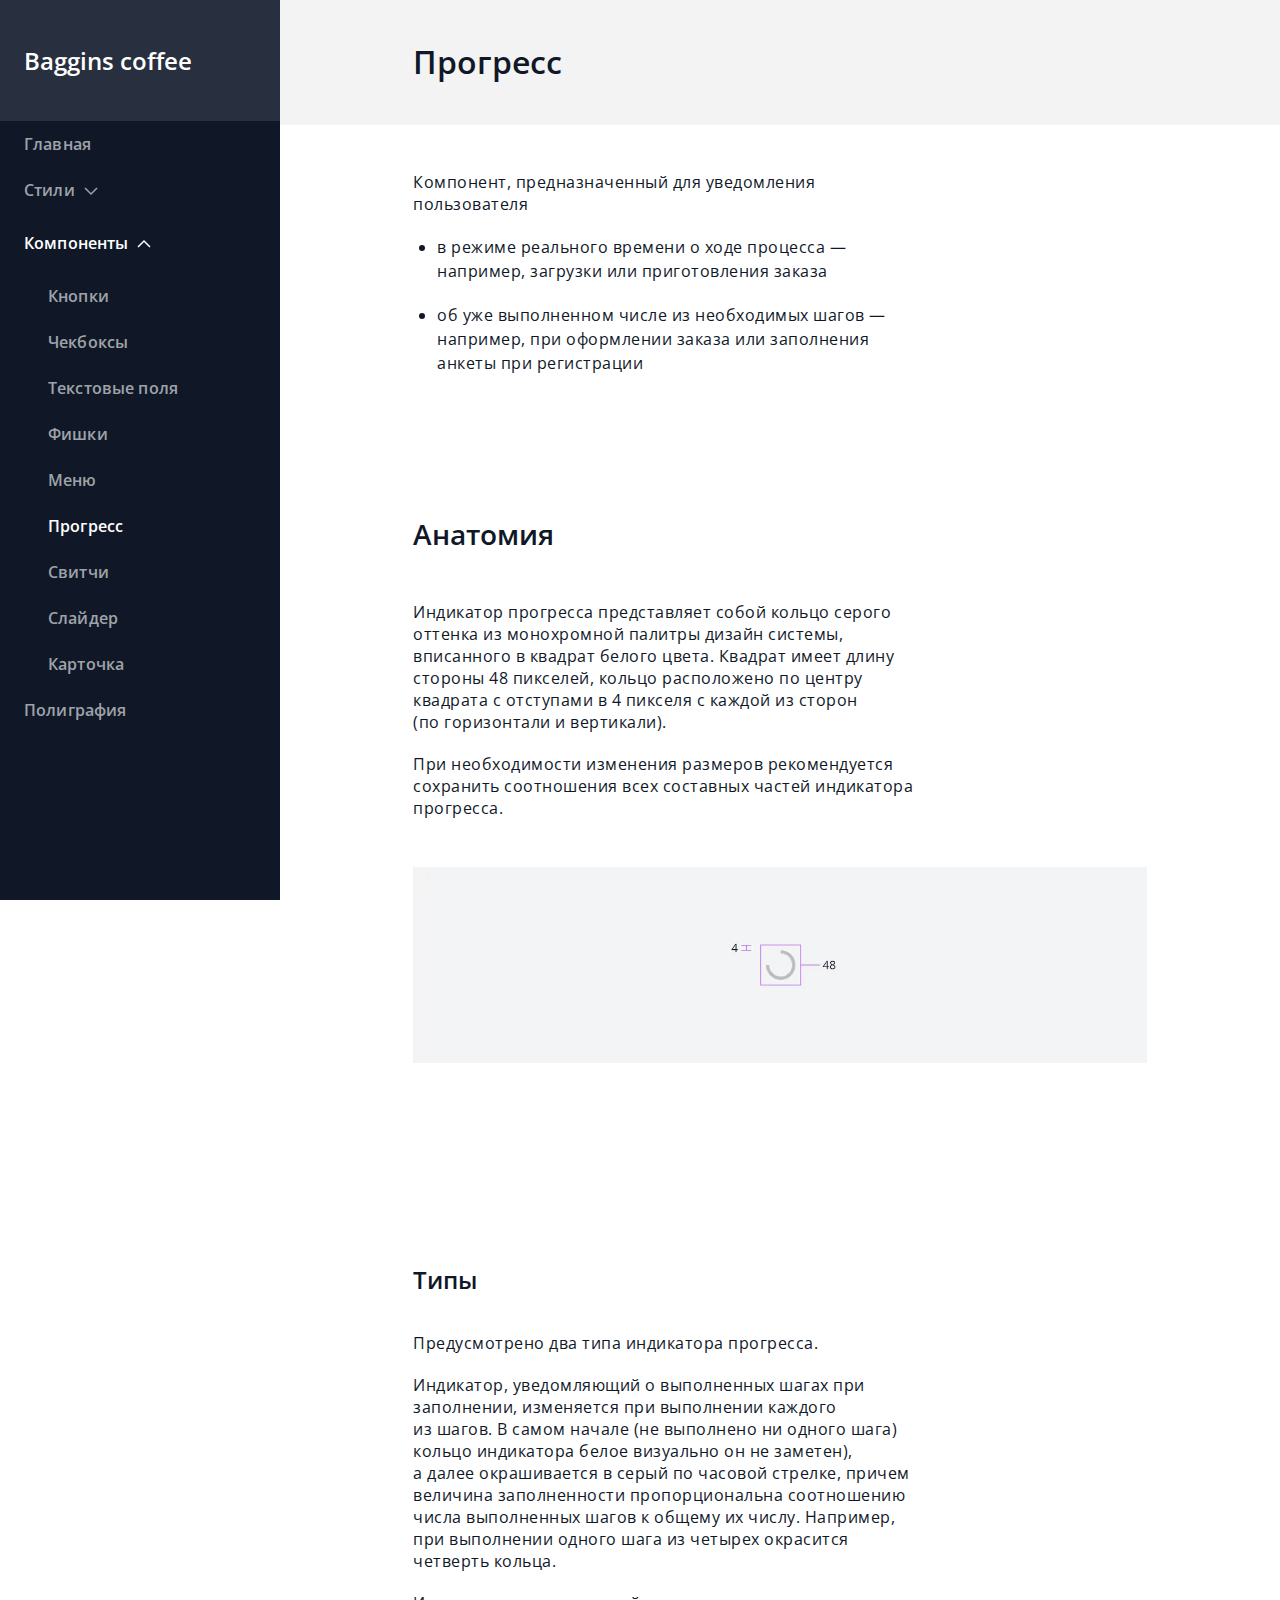
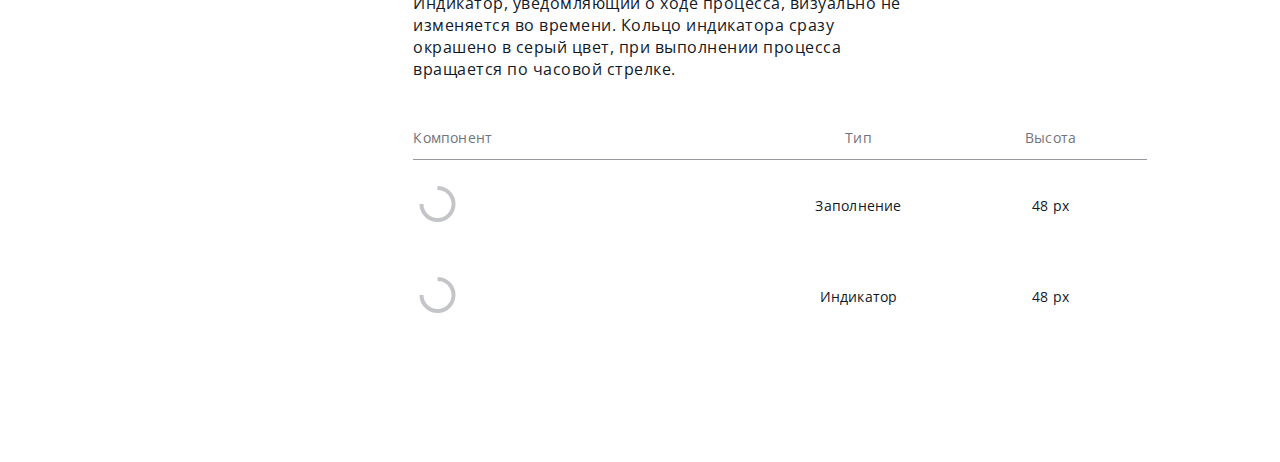
<file: html/progress.html>
<!DOCTYPE html>
<html lang="ru">

<head>
    <meta charset="UTF-8">
    <meta name="author" content="Nikitina-Korkunova-Kan">
    <title>Прогрессбар в дизайн-системе Baggins-coffee</title>
    <link rel="stylesheet" href="../styles.css">
</head>

<body>
    <nav class="menu">
        <ul>
            <li class="menu_logo" style="color: var(--white);">
                <a href="../index.html">
                    <h3 style="margin-bottom: 0;">Baggins coffee</h3>
                </a>
            </li>
            <a href="../index.html">
                <li class="menu_item title2">Главная</li>
            </a>

            <!--раскрывающийся пукт меню-->
            <details class="title2">
                <summary>
                    <li class="menu_item title2">
                        Стили
                    </li>
                </summary>
                <a href="colors.html">
                    <li class="submenu_item">Цвета</li>
                </a>
                <a href="font.html">
                    <li class="submenu_item">Типографика</li>
                </a>
                <a href="grids.html">
                    <li class="submenu_item">Сетка</li>
                </a>
            </details>

            <details class="title2" open>
                <summary>
                    <li class="menu_item title2">
                        Компоненты
                    </li>
                </summary>
                <a href="buttons.html">
                    <li class="submenu_item">Кнопки</li>
                </a>
                <a href="checkboxes.html">
                    <li class="submenu_item">Чекбоксы</li>
                </a>
                <a href="inputs.html">
                    <li class="submenu_item">Текстовые поля</li>
                </a>
                <a href="chips.html">
                    <li class="submenu_item">Фишки</li>
                </a>
                <a href="menus.html">
                    <li class="submenu_item">Меню</li>
                </a>
                <a href="#">
                    <li class="submenu_item active">Прогресс</li>
                </a>
                <a href="switches.html">
                    <li class="submenu_item">Свитчи</li>
                </a>
                <a href="sliders.html">
                    <li class="submenu_item">Слайдер</li>
                </a>
                <a href="cards.html">
                    <li class="submenu_item">Карточка</li>
                </a>
            </details>
            <a href="poly.html">
                <li class="menu_item title2">Полиграфия</li>
            </a>
        </ul>
    </nav>

	<main>
		<section class="header">
			<h1>Прогресс</h1>
		</section>

        <div class="chapter">
            <secion class="text_container" style="margin-bottom: 0;">
                <p class="body1">Компонент, предназначенный для уведомления пользователя</p>
                <ul>
                    <li class="body1">в&nbsp;режиме реального времени о&nbsp;ходе процесса&nbsp;&mdash; например, загрузки или приготовления заказа</li>
                    <li class="body1">об&nbsp;уже выполненном числе из&nbsp;необходимых шагов&nbsp;&mdash; например, при оформлении заказа или заполнения анкеты при регистрации</li>
                </ul>
            </secion>
        </div>

		<div class="chapter">
            <section class ="text_container">
		    	<h2>Анатомия</h2>
			    <p class="body1">Индикатор прогресса представляет собой кольцо серого оттенка из&nbsp;монохромной палитры дизайн системы, вписанного в&nbsp;квадрат белого цвета. Квадрат имеет длину стороны 48&nbsp;пикселей, кольцо расположено по&nbsp;центру квадрата с&nbsp;отступами в&nbsp;4&nbsp;пикселя с&nbsp;каждой из&nbsp;сторон (по&nbsp;горизонтали и&nbsp;вертикали).</p>
			    <p class="body1" style="margin-bottom: 0">При необходимости изменения размеров рекомендуется сохранить соотношения всех составных частей индикатора прогресса.</p>
			</section>
			<div class="auto_wrapper_row"><img class="chapter_img" src="../content/Progress.avif" alt=""></div>
		</div>
		
		<div class="chapter">
            <section class ="text_container">
		    	<h3>Типы</h3>
		    	<p class="body1">Предусмотрено два типа индикатора прогресса.</p>
		    	<p class="body1">Индикатор, уведомляющий о&nbsp;выполненных шагах при заполнении, изменяется при выполнении каждого из&nbsp;шагов. В&nbsp;самом начале (не&nbsp;выполнено ни&nbsp;одного шага) кольцо индикатора белое визуально он&nbsp;не&nbsp;заметен), а&nbsp;далее окрашивается в&nbsp;серый по&nbsp;часовой стрелке, причем величина заполненности пропорциональна соотношению числа выполненных шагов к&nbsp;общему их&nbsp;числу. Например, при выполнении одного шага из&nbsp;четырех окрасится четверть кольца.</p>
                <p class="body1" style="margin-bottom: 0">Индикатор, уведомляющий о ходе процесса, визуально не изменяется во времени. Кольцо индикатора сразу окрашено в серый цвет, при выполнении процесса вращается по часовой стрелке.</p>
		    </section>
			<div class="auto_wrapper_row">
                <table class="table_component table_button">
                <thead>
                    <tr>
                        <th class="body2">Компонент</th>
                        <th class="body2">Тип</th>
                        <th class="body2">Высота</th>
                    </tr>
                </thead>
                <tbody>
                    <tr>
                        <td class="body2">
                            <svg width="49" height="48" viewBox="0 0 49 48" fill="none" xmlns="http://www.w3.org/2000/svg">
								<path d="M24.5 6C28.0601 6 31.5402 7.05568 34.5003 9.03355C37.4604 11.0114 39.7675 13.8226 41.1298 17.1117C42.4922 20.4008 42.8487 24.02 42.1541 27.5116C41.4596 31.0033 39.7453 34.2106 37.2279 36.7279C34.7106 39.2453 31.5033 40.9596 28.0116 41.6541C24.52 42.3487 20.9008 41.9922 17.6117 40.6298C14.3226 39.2675 11.5114 36.9603 9.53355 34.0003C7.55568 31.0402 6.5 27.5601 6.5 24H10.46C10.46 26.7768 11.2834 29.4913 12.8262 31.8002C14.3689 34.1091 16.5617 35.9086 19.1271 36.9713C21.6926 38.0339 24.5156 38.312 27.2391 37.7702C29.9626 37.2285 32.4642 35.8913 34.4278 33.9278C36.3913 31.9642 37.7285 29.4626 38.2702 26.7391C38.812 24.0156 38.5339 21.1926 37.4713 18.6271C36.4086 16.0617 34.6091 13.8689 32.3002 12.3262C29.9913 10.7834 27.2768 9.96 24.5 9.96V6Z" fill="var(--transparent-25)"/>
							</svg>
                        </td>
						<td class="body2">Заполнение</td>
						<td class="body2">48 px</td>
                    </tr>
                    <tr>
                        <td class="body2">
							<svg id="circular_progress_spin" width="49" height="48" viewBox="0 0 49 48" fill="none" xmlns="http://www.w3.org/2000/svg">
								<path d="M24.5 6C28.0601 6 31.5402 7.05568 34.5003 9.03355C37.4604 11.0114 39.7675 13.8226 41.1298 17.1117C42.4922 20.4008 42.8487 24.02 42.1541 27.5116C41.4596 31.0033 39.7453 34.2106 37.2279 36.7279C34.7106 39.2453 31.5033 40.9596 28.0116 41.6541C24.52 42.3487 20.9008 41.9922 17.6117 40.6298C14.3226 39.2675 11.5114 36.9603 9.53355 34.0003C7.55568 31.0402 6.5 27.5601 6.5 24H10.46C10.46 26.7768 11.2834 29.4913 12.8262 31.8002C14.3689 34.1091 16.5617 35.9086 19.1271 36.9713C21.6926 38.0339 24.5156 38.312 27.2391 37.7702C29.9626 37.2285 32.4642 35.8913 34.4278 33.9278C36.3913 31.9642 37.7285 29.4626 38.2702 26.7391C38.812 24.0156 38.5339 21.1926 37.4713 18.6271C36.4086 16.0617 34.6091 13.8689 32.3002 12.3262C29.9913 10.7834 27.2768 9.96 24.5 9.96V6Z" fill="var(--transparent-25)"/>
							</svg>
								</td>
						<td class="body2">Индикатор</td>
						<td class="body2">48 px</td>
                    </tr>
                </tbody>
            </table>
            </div>
        </div>

	</main>
</body>

</html>
</file>
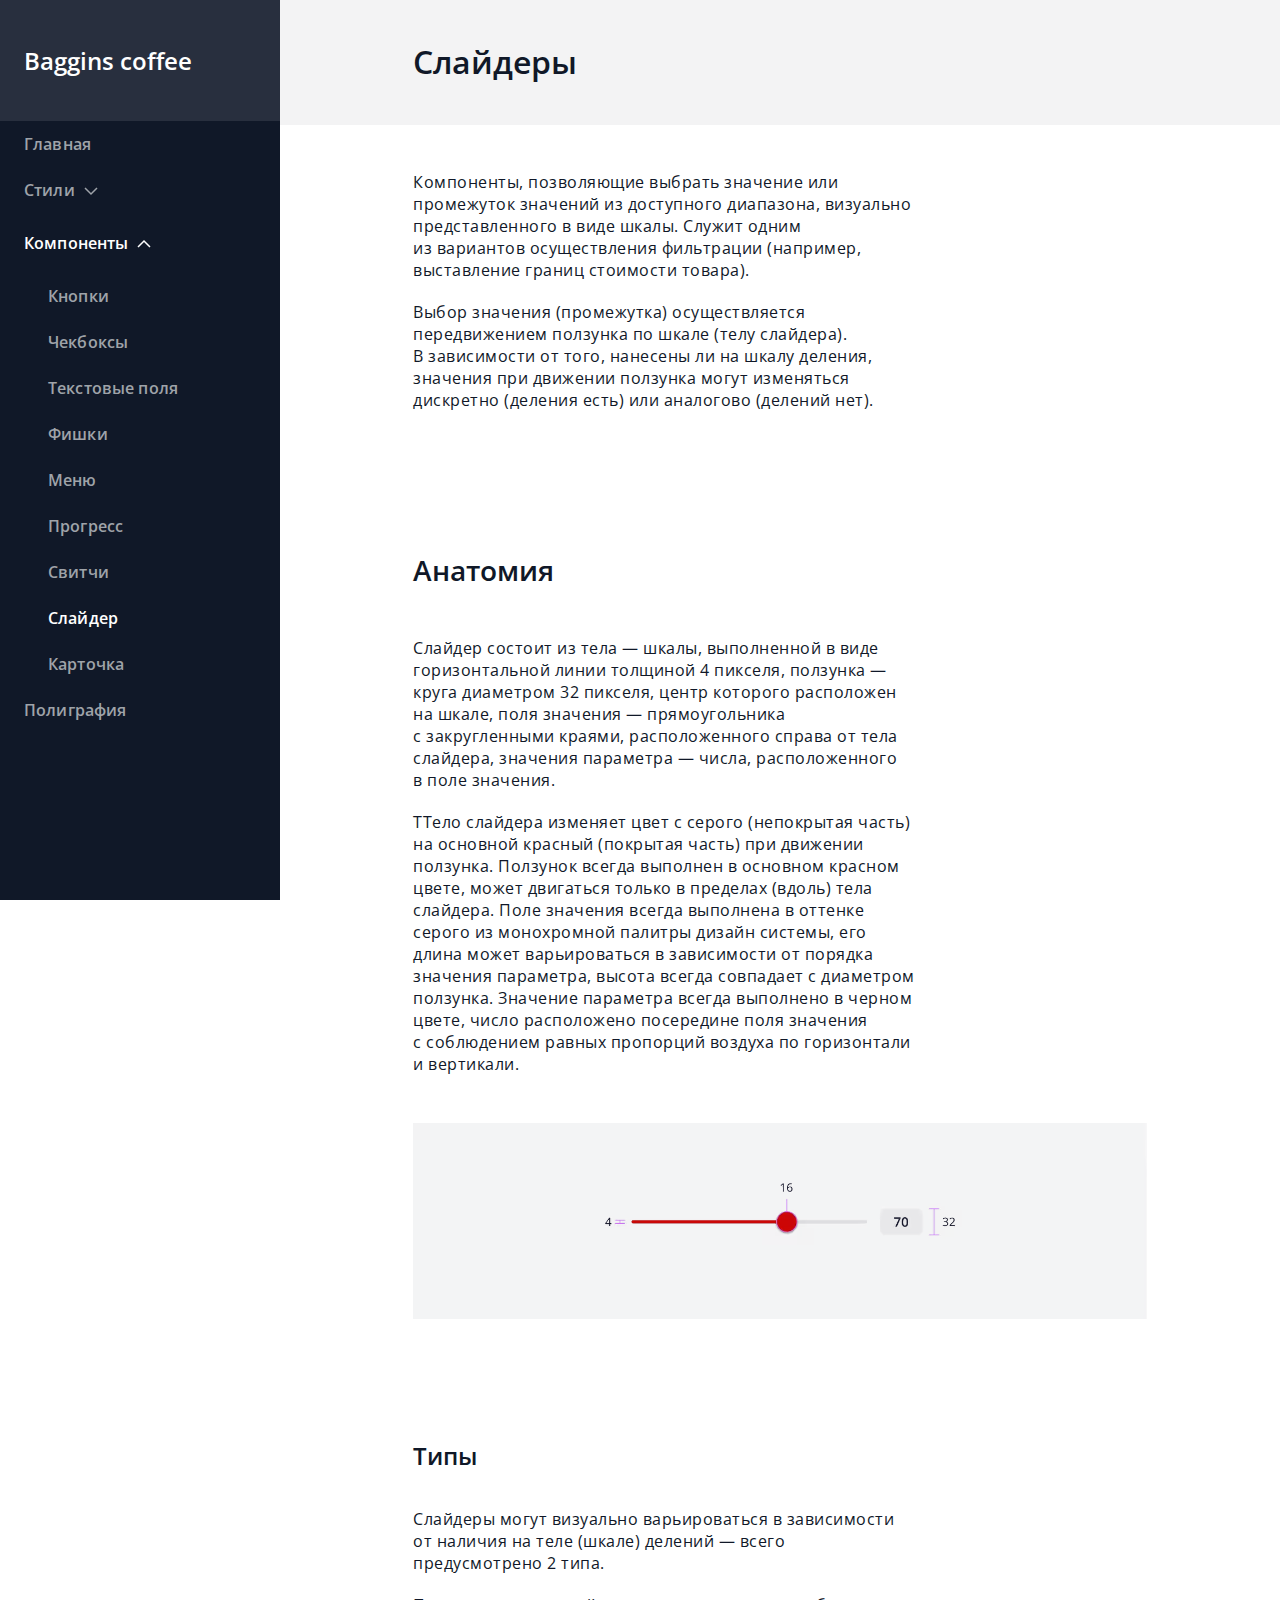
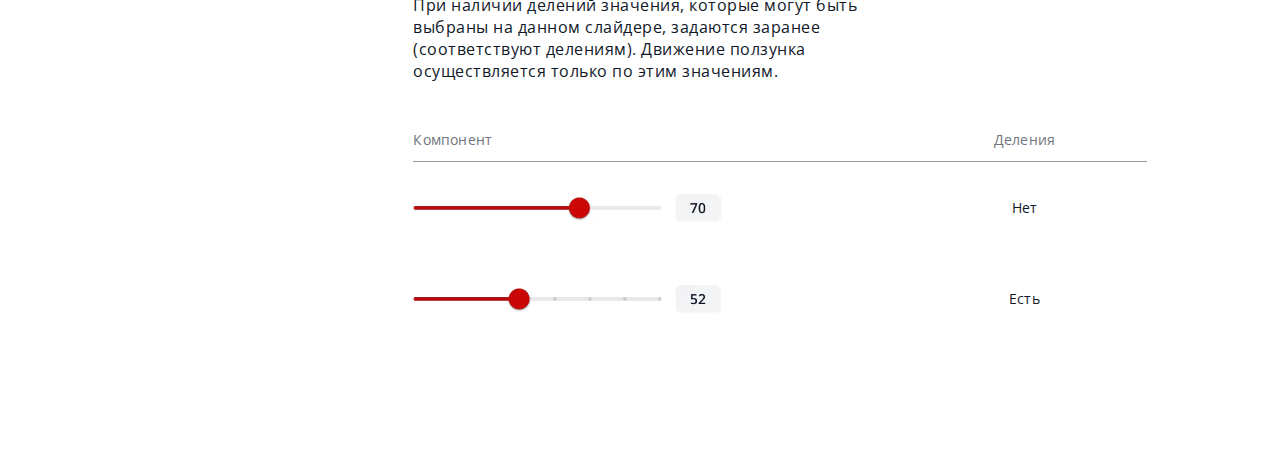
<file: html/sliders.html>
<!DOCTYPE html>
<html lang="ru">

<head>
    <meta charset="UTF-8">
    <meta name="author" content="Nikitina-Korkunova-Kan">
    <title>Слайдеры в дизайн-системе Baggins-coffee</title>
    <link rel="stylesheet" href="../styles.css">
</head>

<body>
    <nav class="menu">
        <ul>
            <li class="menu_logo" style="color: var(--white);">
                <a href="../index.html">
                    <h3 style="margin-bottom: 0;">Baggins coffee</h3>
                </a>
            </li>
            <a href="../index.html">
                <li class="menu_item title2">Главная</li>
            </a>

            <!--раскрывающийся пукт меню-->
            <details class="title2">
                <summary>
                    <li class="menu_item title2">
                        Стили
                    </li>
                </summary>
                <a href="colors.html">
                    <li class="submenu_item">Цвета</li>
                </a>
                <a href="font.html">
                    <li class="submenu_item">Типографика</li>
                </a>
                <a href="grids.html">
                    <li class="submenu_item">Сетка</li>
                </a>
            </details>

            <details class="title2" open>
                <summary>
                    <li class="menu_item title2">
                        Компоненты
                    </li>
                </summary>
                <a href="buttons.html">
                    <li class="submenu_item">Кнопки</li>
                </a>
                <a href="checkboxes.html">
                    <li class="submenu_item">Чекбоксы</li>
                </a>
                <a href="inputs.html">
                    <li class="submenu_item">Текстовые поля</li>
                </a>
                <a href="chips.html">
                    <li class="submenu_item">Фишки</li>
                </a>
                <a href="menus.html">
                    <li class="submenu_item">Меню</li>
                </a>
                <a href="progress.html">
                    <li class="submenu_item">Прогресс</li>
                </a>
                <a href="switches.html">
                    <li class="submenu_item">Свитчи</li>
                </a>
                <a href="#">
                    <li class="submenu_item active" >Слайдер</li>
                </a>
                <a href="cards.html">
                    <li class="submenu_item">Карточка</li>
                </a>
            </details>
            <a href="poly.html">
                <li class="menu_item title2">Полиграфия</li>
            </a>
        </ul>
    </nav>

	<main>
		<section class="header">
			<h1>Слайдеры</h1>
		</section>

        <div class="chapter">
            <section class="text_container" style="margin-bottom: 0;">
                <p class="body1">Компоненты, позволяющие выбрать значение или промежуток значений из&nbsp;доступного диапазона, визуально представленного в&nbsp;виде шкалы. Служит одним из&nbsp;вариантов осуществления фильтрации (например, выставление границ стоимости товара).</p>
                <p class="body1">Выбор значения (промежутка) осуществляется передвижением ползунка по&nbsp;шкале (телу слайдера). В&nbsp;зависимости от&nbsp;того, нанесены&nbsp;ли на&nbsp;шкалу деления, значения при движении ползунка могут изменяться дискретно (деления есть) или аналогово (делений нет).</p>
            </section>
        </div>

		<div class="chapter">
            <section class ="text_container">
		    	<h2>Анатомия</h2>
			    <p class="body1">Слайдер состоит из&nbsp;тела&nbsp;&mdash; шкалы, выполненной в&nbsp;виде горизонтальной линии толщиной 4&nbsp;пикселя, ползунка&nbsp;&mdash; круга диаметром 32&nbsp;пикселя, центр которого расположен на&nbsp;шкале, поля значения&nbsp;&mdash; прямоугольника с&nbsp;закругленными краями, расположенного справа от&nbsp;тела слайдера, значения параметра&nbsp;&mdash; числа, расположенного в&nbsp;поле значения.</p>
			    <p class="body1" style="margin-bottom: 0">ТТело слайдера изменяет цвет с&nbsp;серого (непокрытая часть) на&nbsp;основной красный (покрытая часть) при движении ползунка. Ползунок всегда выполнен в&nbsp;основном красном цвете, может двигаться только в&nbsp;пределах (вдоль) тела слайдера. Поле значения всегда выполнена в&nbsp;оттенке серого из&nbsp;монохромной палитры дизайн системы, его длина может варьироваться в&nbsp;зависимости от&nbsp;порядка значения параметра, высота всегда совпадает с&nbsp;диаметром ползунка. Значение параметра всегда выполнено в&nbsp;черном цвете, число расположено посередине поля значения с&nbsp;соблюдением равных пропорций воздуха по&nbsp;горизонтали и&nbsp;вертикали.</p>
			</section>
			<div class="auto_wrapper_row"><img src="../content/Sliders.avif" alt="Анатомия слайдера. Общая ширина элемента - 32px, диамерт ползунка - 16px, толщина шкалы - 4px"></div>
		</div>
		
		<div class="chapter">
            <section class ="text_container">
		    	<h3>Типы</h3> 	
		    	<p class="body1">Слайдеры могут визуально варьироваться в&nbsp;зависимости от&nbsp;наличия на&nbsp;теле (шкале) делений&nbsp;&mdash; всего предусмотрено 2&nbsp;типа.</p>
                <p class="body1" style="margin-bottom: 0">При наличии делений значения, которые могут быть выбраны на&nbsp;данном слайдере, задаются заранее (соответствуют делениям). Движение ползунка осуществляется только по&nbsp;этим значениям.</p>
		    </section>
			<div class="auto_wrapper_row">
                <table class="table_component table_button">
                <thead>
                    <tr>
                        <th class="body2">Компонент</th>
                        <th class="body2">Деления</th>
                    </tr>
                </thead>
                <tbody>
                    <tr>
                        <td class="body2">
                            <div style="height: 2em; width: 22em;"><img class="table_elem" src="../content/Slider_70.avif" alt="Слайдер без делений"></div>
                        </td>
						<td class="body2">Нет</td>
                    </tr>
                    <tr>
                        <td class="body2">
                            <div style="height: 2em; width: 22em;"><img src="../content/Slider_52.avif" alt="Слайдер с делениями"></div>
                        </td>
						<td class="body2">Есть</td>
                    </tr>   
                </tbody>
            </table>
            </div>
        </div>

	</main>
</body>

</html>
</file>
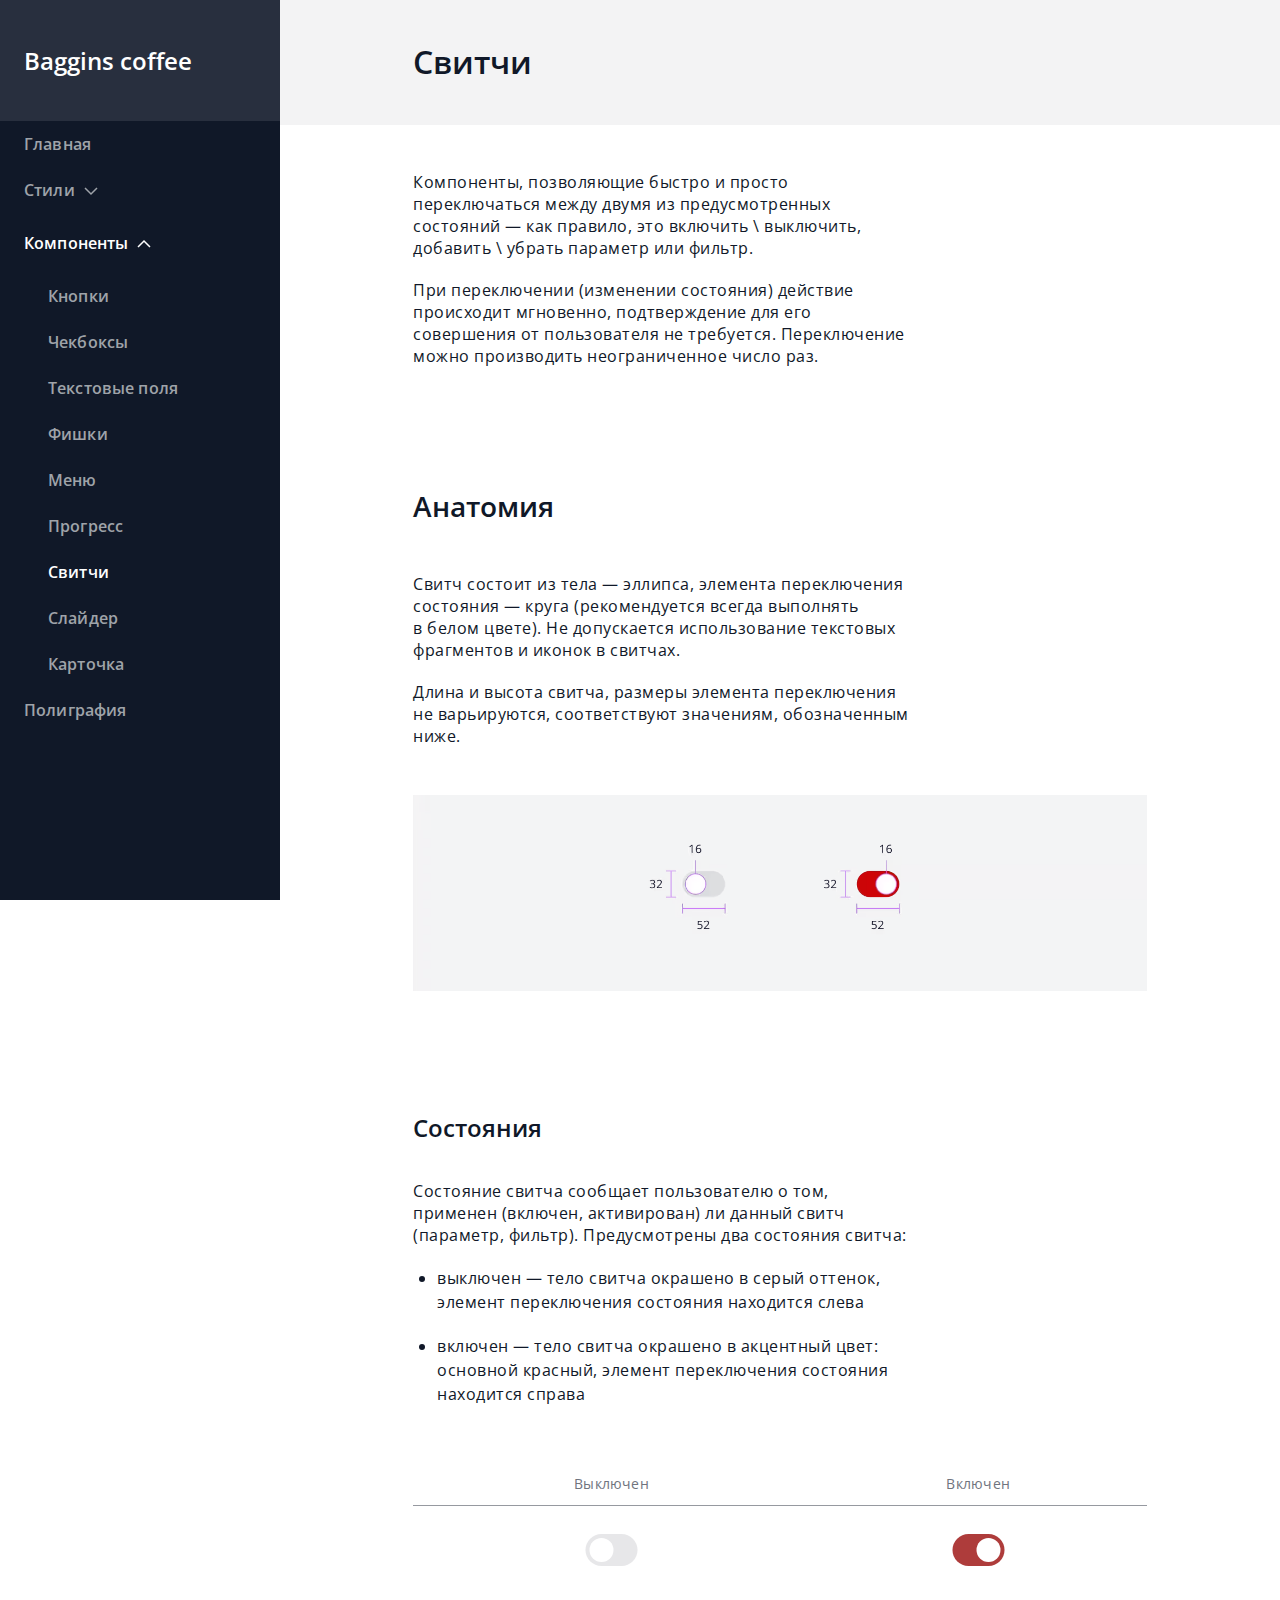
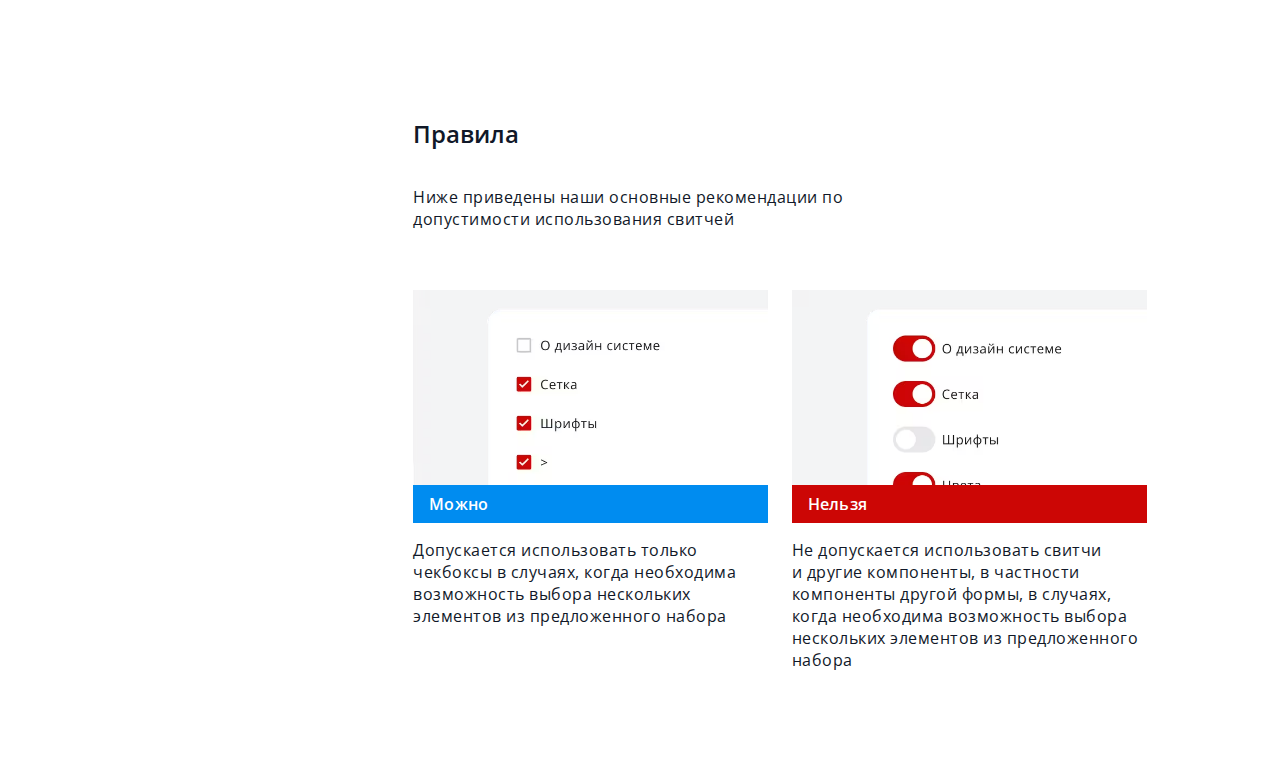
<file: html/switches.html>
<!DOCTYPE html>
<html lang="ru">

<head>
    <meta charset="UTF-8">
    <meta name="author" content="Nikitina-Korkunova-Kan">
    <title>Свитчи в дизайн-системе Baggins-coffee</title>
    <link rel="stylesheet" href="../styles.css">
</head>

<body>
    <nav class="menu">
        <ul>
            <li class="menu_logo" style="color: var(--white);">
                <a href="../index.html">
                    <h3 style="margin-bottom: 0;">Baggins coffee</h3>
                </a>
            </li>
            <a href="../index.html">
                <li class="menu_item title2">Главная</li>
            </a>

            <!--раскрывающийся пукт меню-->
            <details class="title2">
                <summary>
                    <li class="menu_item title2">
                        Стили
                    </li>
                </summary>
                <a href="colors.html">
                    <li class="submenu_item">Цвета</li>
                </a>
                <a href="font.html">
                    <li class="submenu_item">Типографика</li>
                </a>
                <a href="grids.html">
                    <li class="submenu_item">Сетка</li>
                </a>
            </details>

            <details class="title2" open>
                <summary>
                    <li class="menu_item title2">
                        Компоненты
                    </li>
                </summary>
                <a href="buttons.html">
                    <li class="submenu_item">Кнопки</li>
                </a>
                <a href="checkboxes.html">
                    <li class="submenu_item">Чекбоксы</li>
                </a>
                <a href="inputs.html">
                    <li class="submenu_item">Текстовые поля</li>
                </a>
                <a href="chips.html">
                    <li class="submenu_item">Фишки</li>
                </a>
                <a href="menus.html">
                    <li class="submenu_item">Меню</li>
                </a>
                <a href="progress.html">
                    <li class="submenu_item">Прогресс</li>
                </a>
                <a href="#">
                    <li class="submenu_item active">Свитчи</li>
                </a>
                <a href="sliders.html">
                    <li class="submenu_item">Слайдер</li>
                </a>
                <a href="cards.html">
                    <li class="submenu_item">Карточка</li>
                </a>
            </details>
            <a href="poly.html">
                <li class="menu_item title2">Полиграфия</li>
            </a>
        </ul>
    </nav>

	<main>
		<section class="header">
			<h1>Свитчи</h1>
		</section>

        <div class="chapter">
            <section class="text_container" style="margin-bottom: 0;">
                <p class="body1">Компоненты, позволяющие быстро и&nbsp;просто переключаться между двумя из&nbsp;предусмотренных состояний&nbsp;&mdash; как правило, это включить \ выключить, добавить \ убрать параметр или фильтр.</p>
                <p class="body1" style="margin-bottom: 0;">При переключении (изменении состояния) действие происходит мгновенно, подтверждение для его совершения от&nbsp;пользователя не&nbsp;требуется. Переключение можно производить неограниченное число раз.</p>
            </section>
        </div>

		<div class="chapter">
            <section class ="text_container">
		    	<h2>Анатомия</h2>
			    <p class="body1">Свитч состоит из&nbsp;тела&nbsp;&mdash; эллипса, элемента переключения состояния&nbsp;&mdash; круга (рекомендуется всегда выполнять в&nbsp;белом цвете). Не&nbsp;допускается использование текстовых фрагментов и&nbsp;иконок в&nbsp;свитчах.</p>
			    <p class="body1" style="margin-bottom: 0">Длина и высота свитча, размеры элемента переключения не варьируются, соответствуют значениям, обозначенным ниже. </p>
			</section>
			<div class="auto_wrapper_row"><img src="../content/Switches.avif" alt="Анатомия свитча. Общая высота элемента - 32px, ширина - 52px, диаметр переключателя - 16зч "></div>
		</div>
		
		<div class="chapter">
            <section class ="text_container">
		    	<h3>Состояния</h3> 	
		    	<p class="body1">Состояние свитча сообщает пользователю о том, применен (включен, активирован) ли данный свитч (параметр, фильтр). Предусмотрены два состояния свитча:</p>
			    <p style="margin-bottom: 0"><ul>
                    <li  class="body1">выключен — тело свитча окрашено в серый оттенок, элемент переключения состояния находится слева </li>
                    <li class="body1">включен — тело свитча окрашено в акцентный цвет: основной красный, элемент переключения состояния находится справа</li>
                </ul></p>
		    </section>
			<div class="auto_wrapper_row">
                <table class="table_button">
                <thead>
                    <tr>
                        <th class="body2">Выключен</th>
                        <th class="body2">Включен</th>
                    </tr>
                </thead>
                <tbody>
                    <tr>
                        <td class="body2"><svg width="53" height="32" viewBox="0 0 53 32" fill="none" xmlns="http://www.w3.org/2000/svg">
                            <rect x="0.5" width="52" height="32" rx="16" fill="var(--transparent-10)"/>
                            <rect x="4.5" y="4" width="24" height="24" rx="12" fill="var(--white)"/>
                            </svg>
                        </td>
						<td class="body2"><svg width="53" height="32" viewBox="0 0 53 32" fill="none" xmlns="http://www.w3.org/2000/svg">
                            <rect x="0.5" width="52" height="32" rx="16" fill="var(--red)"/>
                            <rect x="24.5" y="4" width="24" height="24" rx="12" fill="var(--white)"/>
                            </svg>
                        </td>
                    </tr>
                </tbody>
            </table>
            </div>
        </div>

		<div class="chapter" style="margin-bottom: 0;">
            <section class="text_container">
			    <h3>Правила</h3>
                <p class="body1"style="margin-bottom: 0;">Ниже приведены наши основные рекомендации по допустимости использования свитчей</p>
    		</section>
             <div class="auto_wrapper_row">
                <figure class="card">
                    <img src="../content/Switch_good.avif" alt="">
                    <figcaption class="title2 good">Можно</figcaption>
                    <p class="body1" style="margin-bottom: 0">Допускается использовать только чекбоксы в случаях, когда необходима возможность выбора нескольких элементов из предложенного набора</p>
                </figure>
                <figure class="card">
                    <img src="../content/Switch_bad.avif" alt="">
                    <figcaption class="title2 bad">Нельзя</figcaption>
                    <p class="body1" style="margin-bottom: 0">Не&nbsp;допускается использовать свитчи и&nbsp;другие компоненты, в&nbsp;частности компоненты другой формы, в&nbsp;случаях, когда необходима возможность выбора нескольких элементов из&nbsp;предложенного набора</p>
                </figure>
            </div>        
        </div>
	</main>
</body>

</html>
</file>
<file: styles.css>
:root {
  --white: #FFFFFF;
  --sky: #7FC7FF;
  --aqua: #008CF0;
  --red: #AE3C3B;
  --red-120: #9E3839;
  --red-12: rgba(231, 2, 0, 0.12);
  --black-100:#101828;
  --black-95: #1C2433; 
  --black-90: #282F3E;
  --black-80: #404653;
  --black-60: #70747E;
  --black-40: #9FA3A9;
  --black-20: #CFD1D4;
  --black-10: #E7E8E9;
  --transparent-50: rgba(16, 24, 40, 0.50);
  --tranparent-30: rgba(0, 0, 0, 0.30);
  --transparent-25: rgba(16, 24, 40, 0.25);
  --transparent-15: rgba(16, 24, 40, 0.15);
  --transparent-10: rgba(16, 24, 40, 0.1);
  --transparent-5: rgba(16, 24, 40, 0.05);
}

@font-face {
	font-weight: 400;
	font-family: Open Sans;
	src: url("./font/OpenSans-Regular.ttf");
}

@font-face {
	font-weight: 600;
	font-family: Open Sans;
	src: url("./font/OpenSans-SemiBold.ttf");
}

* {
	margin: 0;
    padding: 0;
}

button {
	padding: 0;
	border: none;
	font: inherit;
	color: inherit;
	background-color: transparent;
	cursor: pointer;
  }


/*стили текста из фигмы*/
h1 {
	font-family: Open Sans;
	font-size: 2em;
	font-style: normal;
	font-weight: 600;
}

h2 {
	font-family: Open Sans;
	font-size: 1.75em;
	font-style: normal;
	font-weight: 600;
	margin-bottom: 1.7em;
}

h3 {
	font-family: Open Sans;
	font-size: 1.5em;
	font-style: normal;
	font-weight: 600;
	margin-bottom: 1.5em;
}

.title1 {
	font-family: Open Sans;
	font-size: 1.375em;
	font-style: normal;
	font-weight: 400;
}

.title2 {
	font-family: Open Sans;
	font-size: 1em;
	font-style: normal;
	font-weight: 600;
	letter-spacing: 0.009em; 
}

.title3 {
	font-family: Open Sans;
	font-size: 0.875em;
	font-style: normal;
	font-weight: 600;
	margin-right: 0.85em;
}

.body1 {
	font-family: Open Sans;
	font-size: 1em;
	font-style: normal;
	font-weight: 400;
	letter-spacing: 0.031em;
	margin-bottom: 1.25em;
}

.body2 {
	font-family: Open Sans;
	font-size: 0.875em;
	font-style: normal;
	font-weight: 400;
	letter-spacing: 0.016em;
}

.body3 {
	font-family: Open Sans;
	font-size: 0.75em;
	font-style: normal;
	font-weight: 400;
	letter-spacing: 0.03em;
}


.menu {
	display: flex;
	flex-direction: column;
	background-color: var(--black-100);
	width: 17.5em;
	height: 100%;
	position: fixed;
	color: var(--black-40);
	cursor: pointer;
}

.menu_logo {
	padding: 2.75em 1.5em;
}

.menu_item {
	display: flex;
	padding: 0.75em 1.5em;
}

.submenu_item {
	padding: 0.75em 0 0.75em 3em; 
}

/* Убираем стандартный маркер Chrome */
summary::-webkit-details-marker {
	display: none;
	}
/* Убираем стандартный маркер Firefox */
summary {
	list-style: none;
	}	


a:link, a:hover, a:visited { 
    text-decoration: none;
	color: inherit;
  } 


li.menu_logo:hover, li.menu_item:hover, li.submenu_item:hover {
	background-color: var(--black-90);
	color: var(--white);
}

summary .menu_item::after {
	content: url("data:image/svg+xml;charset=UTF-8,<svg width='24' height='24' viewBox='0 0 24 24' fill='none' xmlns='http://www.w3.org/2000/svg'><path d='M6 9L12 15L18 9' stroke='%239FA3A9' stroke-width='1.5'/></svg>");
	margin-left: 0.25em;
}

details[open] .menu_item {
	color: var(--white);
}

details[open] .menu_item::after {
	content: url("data:image/svg+xml;charset=UTF-8,<svg width='24' height='24' viewBox='0 0 24 24' fill='none' xmlns='http://www.w3.org/2000/svg'><path d='M18 15L12 9L6 15' stroke='white' stroke-width='1.5'/></svg>");
	margin-left:0.25em;
}

.active {
	color: var(--white);
}	

.inactive {
	color: rgba(255, 255, 255, 0.64);
}	

.inactive_dark {
	color: var(--black-80);
} 


/*основная сетка*12 */
main {
	margin-left: 17.5em; /*отступ на ширину меню*/
	display: grid;
	grid-template-columns: 1em repeat(12, 1fr) 1em;
	column-gap: 2.5em;
	color: var(--black-100);
}

main.index {
	margin-left: 0;
	display: grid;
	grid-template-columns: 11.25em repeat(12, 1fr) 11.25em;
	column-gap: 2.5em;	
}

.index h1 {
	margin-bottom: 1.25em;
}

.index .title1 {
	margin-bottom: 0.9em;
}

header {
	grid-column-start: 3;
	grid-column-end: 13;
	display: flex;
	flex-direction: row;
	flex-wrap: nowrap;
	justify-content: space-between;
	padding: 2em 0;
	line-height: 2em;
	background-color: var(--white);
	box-shadow: 0px 2px 6px 2px var(--transparent-15),
					0px 1px 2px 0px var(--transparent-30);
}

.header {
	grid-column-start: 3;
	grid-column-end:11;
	padding: 2.5em 0;
	margin-bottom: 3em;
}

.header::before{
	content: "";
	background-color: var(--transparent-5);
	width: 100%;
	height: 7.8em;
	position: absolute;
	top: 0;
	left: 0;
	z-index: -100;
}

.banner {
	grid-column-start: 1;
	grid-column-end: 15;
	background-image: url(./content/Index_background.avif);
	height: 20em;
	margin-bottom: 7.5em;
}

.banner button {
	display: flex;
	margin: 0 auto;
	margin-top: 5em;
}

/*сетка основного контента*/
.chapter {
	grid-column-start: 3;
	grid-column-end: 13;
	display: grid;
	grid-template-columns: repeat(10, 1fr);
	column-gap: 2.5em;
	margin-bottom: 7.5em;
}

.chapter_img {
	margin-bottom: 5em;
}

.chapter_img img {
	margin-top: 1.5em;
} 

.chapter_text {
	margin-bottom:3em;
}

.text_container {
	grid-column-start: 1;
	grid-column-end: 8;
	margin-bottom: 3em;
}

.text_card {
	display: flex;
	flex: 1;
	padding: 2em;
	margin-bottom: 1.5em;;
	flex-direction: column;
	border-radius: 20px;
	background-color: var(--transparent-5);
}

/*распределяет элементы,
растягивая на ширину родителя*/
.auto_wrapper_row {
	grid-column-start: 1;
	grid-column-end: 11;
	display: flex;
	width: 100%;
	flex-flow: row wrap;
	justify-content: flex-start;
	gap: 1.5em;
}

.color_code {
	display: flex;
	flex-direction: row;
	margin-top: 0.6em;
}

/*Карточки цветов*/
.palette_card { 
	display: flex;
	flex: 1;
	padding: 1.5em;
	height: 10em;
	margin-bottom: 3em;
	flex-direction: column;
	justify-content: space-between; 
}

.palette_row {
	display: flex;
	flex-direction: row;
	justify-content: space-between;
	padding: 1.5em;
}

.palette_sign {
	display: flex;
	width: 15.5em;
	flex-direction: row;
	justify-content: space-between;
	}

.palette_wrapper {
	display: flex;
	grid-column-start: 1;
	grid-column-end: 11;
	flex-flow: column nowrap;
	border: 1px solid var(--transparent-25);
}

img {
	width: 100%;
}

table {
	grid-column-start: 1;
	grid-column-end: 11;
	border-collapse: collapse;
}

thead {
	height: 2em;
	vertical-align: baseline;
	color: var(--black-60);
	border-bottom: 0.1em solid var(--transparent-25);
}

td {
	text-align: center;
	height: 4.5em;
}

.table_component td {
	width: 11em;
}

table.table_component th:first-child {
	text-align: left;
	width: 20em;
} 	
 
table.table_component td:first-child{
	text-align: left;
}

.table_button {
	width: 100%;
}

/*в таблице с кнопками другая ширина строки*/
.table_button td {
	height: 6.5em;
	text-align: center;
}

button{
	display: inline-flex;
	flex-wrap: nowrap;
	justify-content: center;
	align-items: center;
	gap: 0.5em;
	font-family: Open Sans;
	font-size: 1em;
	font-style: normal;
	font-weight: 600;
	line-height: 1.5em;
	letter-spacing: 0.009em;
	border: 0; 
}

/*button size*/
.button_S {
	padding: 0.25em 2em;
	border-radius: 0.5em;
}

.button_M {
	padding: 0.75em 3.5em;
	border-radius: 0.75em;
}

.button_L {
	padding: 1em 4.5em;
	border-radius: 0.75em;
}

/*button style*/
.button_fill {
	background-color: var(--red);
	color: var(--white);
}

.button_fill_hover, .button_fill:hover {
	background-color: var(--red-120);
	color: var(--white);
}

.button_fill:disabled {
	background-color: var(--black-10);
	color:var(--transparent-50);
}


.button_outline {
	background-color: var(--white);
	border: 1px solid var(--red);
	color: var(--black-100);
}

.button_outline_hover, .button_outline:hover {
	background-color: var(--white);
	border: 1px solid var(--red);
	color: var(--red);
}

.button_outline:disabled {
	background-color: var(--white);
	border: 1px solid var(--transparent-25);
	color:var(--transparent-50);
}


.button_text {
	background-color: var(--white);
	color: var(--red);
}

.button_text_hover, .button_text:hover {
	background-color: var(--red-12);
	color: var(--red);
}

.button_text:disabled {	
	background-color: var(--white);
	color:var(--transparent-50);
}

/*карточки с картинкой и описанием "Можно-нельзя"*/
.card {
	display: flex;
	flex: 1;
	margin-top: 0.75em;
	margin-bottom: 6.75em;
	flex-direction: column;
}

figcaption {
	color: var(--white);
	padding: 0.5em 0 0.5em 1em;
	margin-bottom: 1em;
}

figcaption.good {
	background-color: var(--aqua);
}

figcaption.bad {
	background-color: #CC0605;
}

/*Иконки*/
.icon {
	width: 1.5em;
	height: 1.5em;
}

.chip {
	padding: 0.33em 0.75em;
	gap: 0.5em;
	border-radius: 0.5em;
	background: var(--transparent-5);
}

.chip svg {
	width: 1em;
	height: 1em;
}

.chip_focus, .chip:focus {
	background-color: var(--transparent-15);
}

.chip:disabled {
	background-color: var(--transparent-10);
	color: var(--transparent-50);
}


li.body1 {
	margin-left: 1.5em;
	line-height: 1.5em;

}

.img_caption {
	margin-bottom: 1.5em;
}

#circular_progress_spin {
	animation: spin 1s linear 0s infinite;
}

@keyframes spin {
    from {transform:rotate(0deg);}
    to {transform:rotate(360deg);}
}

footer {
	padding: 3em 11.25em;
	background-color: var(--transparent-5);
}

.footer_sign {
	display: flex;
	flex-direction: row;
	justify-content: space-between;
}
</file>
